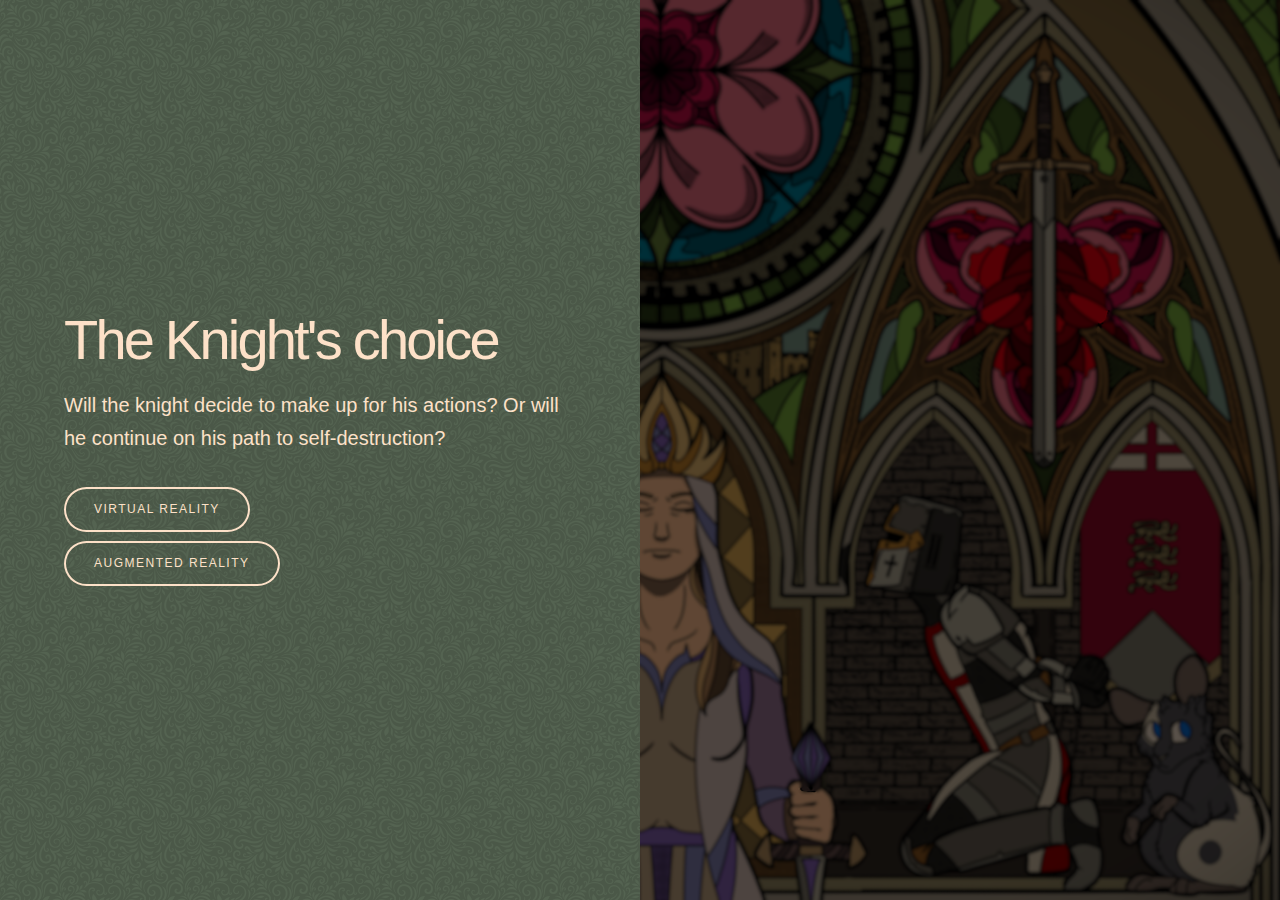
<file: index.html>
<!DOCTYPE HTML>
<html>
	<head>
		<title>The Knight's choice</title>
		<meta charset="utf-8" />
		<meta name="viewport" content="width=device-width, initial-scale=1, user-scalable=no" />
		<link rel="stylesheet" href="assets/css/main.css" />
		<noscript><link rel="stylesheet" href="assets/css/noscript.css" /></noscript>
	</head>
	<body class="is-preload">

		<!-- Wrapper -->
			<div id="wrapper" class="divided">

				<!-- One -->
					<section class="banner style1 orient-left content-align-left image-position-right fullscreen onload-image-fade-in onload-content-fade-right">
						<div class="content">
							
							<h1>The Knight's choice</h1>
							<p class="major">Will the knight decide to make up for his actions? Or will he continue on his path to self-destruction?</p>
							<ul class="actions stacked">
								<li><a href="VR.html" class="button big wide smooth-scroll-middle">Virtual Reality</a><br><a href="AR.html" class="button big wide smooth-scroll-middle">Augmented reality</a></li>
								
							</ul>
						</div>
						<div class="image center">
							<img src="banner1.png"  />
						</div>
					</section>

				


					

			</div>

		<!-- Scripts -->
			<script src="assets/js/jquery.min.js"></script>
			<script src="assets/js/jquery.scrollex.min.js"></script>
			<script src="assets/js/jquery.scrolly.min.js"></script>
			<script src="assets/js/browser.min.js"></script>
			<script src="assets/js/breakpoints.min.js"></script>
			<script src="assets/js/util.js"></script>
			<script src="assets/js/main.js"></script>

	</body>
</html>
</file>
<file: assets/css/noscript.css>
/*
	Story by HTML5 UP
	html5up.net | @ajlkn
	Free for personal and commercial use under the CCA 3.0 license (html5up.net/license)
*/

/* Banner (transitions) */

	.banner.onload-content-fade-up .content {
		-moz-transition: none;
		-webkit-transition: none;
		-ms-transition: none;
		transition: none;
	}

	body.is-preload .banner.onload-content-fade-up .content {
		-moz-transform: none;
		-webkit-transform: none;
		-ms-transform: none;
		transform: none;
		opacity: 1;
	}

	.banner.onload-content-fade-down .content {
		-moz-transition: none;
		-webkit-transition: none;
		-ms-transition: none;
		transition: none;
	}

	body.is-preload .banner.onload-content-fade-down .content {
		-moz-transform: none;
		-webkit-transform: none;
		-ms-transform: none;
		transform: none;
		opacity: 1;
	}

	.banner.onload-content-fade-left .content {
		-moz-transition: none;
		-webkit-transition: none;
		-ms-transition: none;
		transition: none;
	}

	body.is-preload .banner.onload-content-fade-left .content {
		-moz-transform: none;
		-webkit-transform: none;
		-ms-transform: none;
		transform: none;
		opacity: 1;
	}

	.banner.onload-content-fade-right .content {
		-moz-transition: none;
		-webkit-transition: none;
		-ms-transition: none;
		transition: none;
	}

	body.is-preload .banner.onload-content-fade-right .content {
		-moz-transform: none;
		-webkit-transform: none;
		-ms-transform: none;
		transform: none;
		opacity: 1;
	}

	.banner.onload-content-fade-in .content {
		-moz-transition: none;
		-webkit-transition: none;
		-ms-transition: none;
		transition: none;
	}

	body.is-preload .banner.onload-content-fade-in .content {
		-moz-transform: none;
		-webkit-transform: none;
		-ms-transform: none;
		transform: none;
		opacity: 1;
	}

	.banner.onload-image-fade-up .image {
		-moz-transition: none;
		-webkit-transition: none;
		-ms-transition: none;
		transition: none;
	}

		.banner.onload-image-fade-up .image img {
			-moz-transition: none;
			-webkit-transition: none;
			-ms-transition: none;
			transition: none;
		}

	body.is-preload .banner.onload-image-fade-up .image {
		-moz-transform: none;
		-webkit-transform: none;
		-ms-transform: none;
		transform: none;
		opacity: 1;
	}

		body.is-preload .banner.onload-image-fade-up .image img {
			opacity: 1;
		}

	.banner.onload-image-fade-down .image {
		-moz-transition: none;
		-webkit-transition: none;
		-ms-transition: none;
		transition: none;
	}

		.banner.onload-image-fade-down .image img {
			-moz-transition: none;
			-webkit-transition: none;
			-ms-transition: none;
			transition: none;
		}

	body.is-preload .banner.onload-image-fade-down .image {
		-moz-transform: none;
		-webkit-transform: none;
		-ms-transform: none;
		transform: none;
		opacity: 1;
	}

		body.is-preload .banner.onload-image-fade-down .image img {
			opacity: 1;
		}

	.banner.onload-image-fade-left .image {
		-moz-transition: none;
		-webkit-transition: none;
		-ms-transition: none;
		transition: none;
	}

		.banner.onload-image-fade-left .image img {
			-moz-transition: none;
			-webkit-transition: none;
			-ms-transition: none;
			transition: none;
		}

	body.is-preload .banner.onload-image-fade-left .image {
		-moz-transform: none;
		-webkit-transform: none;
		-ms-transform: none;
		transform: none;
		opacity: 1;
	}

		body.is-preload .banner.onload-image-fade-left .image img {
			opacity: 1;
		}

	.banner.onload-image-fade-right .image {
		-moz-transition: none;
		-webkit-transition: none;
		-ms-transition: none;
		transition: none;
	}

		.banner.onload-image-fade-right .image img {
			-moz-transition: none;
			-webkit-transition: none;
			-ms-transition: none;
			transition: none;
		}

	body.is-preload .banner.onload-image-fade-right .image {
		-moz-transform: none;
		-webkit-transform: none;
		-ms-transform: none;
		transform: none;
		opacity: 1;
	}

		body.is-preload .banner.onload-image-fade-right .image img {
			opacity: 1;
		}

	.banner.onload-image-fade-in .image img {
		-moz-transition: none;
		-webkit-transition: none;
		-ms-transition: none;
		transition: none;
	}

	body.is-preload .banner.onload-image-fade-in .image img {
		opacity: 1;
	}

	.banner.onscroll-content-fade-up .content {
		-moz-transition: none;
		-webkit-transition: none;
		-ms-transition: none;
		transition: none;
	}

	.banner.onscroll-content-fade-up.is-inactive .content {
		-moz-transform: none;
		-webkit-transform: none;
		-ms-transform: none;
		transform: none;
		opacity: 1;
	}

	.banner.onscroll-content-fade-down .content {
		-moz-transition: none;
		-webkit-transition: none;
		-ms-transition: none;
		transition: none;
	}

	.banner.onscroll-content-fade-down.is-inactive .content {
		-moz-transform: none;
		-webkit-transform: none;
		-ms-transform: none;
		transform: none;
		opacity: 1;
	}

	.banner.onscroll-content-fade-left .content {
		-moz-transition: none;
		-webkit-transition: none;
		-ms-transition: none;
		transition: none;
	}

	.banner.onscroll-content-fade-left.is-inactive .content {
		-moz-transform: none;
		-webkit-transform: none;
		-ms-transform: none;
		transform: none;
		opacity: 1;
	}

	.banner.onscroll-content-fade-right .content {
		-moz-transition: none;
		-webkit-transition: none;
		-ms-transition: none;
		transition: none;
	}

	.banner.onscroll-content-fade-right.is-inactive .content {
		-moz-transform: none;
		-webkit-transform: none;
		-ms-transform: none;
		transform: none;
		opacity: 1;
	}

	.banner.onscroll-content-fade-in .content {
		-moz-transition: none;
		-webkit-transition: none;
		-ms-transition: none;
		transition: none;
	}

	.banner.onscroll-content-fade-in.is-inactive .content {
		-moz-transform: none;
		-webkit-transform: none;
		-ms-transform: none;
		transform: none;
		opacity: 1;
	}

	.banner.onscroll-image-fade-up .image {
		-moz-transition: none;
		-webkit-transition: none;
		-ms-transition: none;
		transition: none;
	}

		.banner.onscroll-image-fade-up .image img {
			-moz-transition: none;
			-webkit-transition: none;
			-ms-transition: none;
			transition: none;
		}

	.banner.onscroll-image-fade-up.is-inactive .image {
		-moz-transform: none;
		-webkit-transform: none;
		-ms-transform: none;
		transform: none;
		opacity: 1;
	}

		.banner.onscroll-image-fade-up.is-inactive .image img {
			opacity: 1;
		}

	.banner.onscroll-image-fade-down .image {
		-moz-transition: none;
		-webkit-transition: none;
		-ms-transition: none;
		transition: none;
	}

		.banner.onscroll-image-fade-down .image img {
			-moz-transition: none;
			-webkit-transition: none;
			-ms-transition: none;
			transition: none;
		}

	.banner.onscroll-image-fade-down.is-inactive .image {
		-moz-transform: none;
		-webkit-transform: none;
		-ms-transform: none;
		transform: none;
		opacity: 1;
	}

		.banner.onscroll-image-fade-down.is-inactive .image img {
			opacity: 1;
		}

	.banner.onscroll-image-fade-left .image {
		-moz-transition: none;
		-webkit-transition: none;
		-ms-transition: none;
		transition: none;
	}

		.banner.onscroll-image-fade-left .image img {
			-moz-transition: none;
			-webkit-transition: none;
			-ms-transition: none;
			transition: none;
		}

	.banner.onscroll-image-fade-left.is-inactive .image {
		-moz-transform: none;
		-webkit-transform: none;
		-ms-transform: none;
		transform: none;
		opacity: 1;
	}

		.banner.onscroll-image-fade-left.is-inactive .image img {
			opacity: 1;
		}

	.banner.onscroll-image-fade-right .image {
		-moz-transition: none;
		-webkit-transition: none;
		-ms-transition: none;
		transition: none;
	}

		.banner.onscroll-image-fade-right .image img {
			-moz-transition: none;
			-webkit-transition: none;
			-ms-transition: none;
			transition: none;
		}

	.banner.onscroll-image-fade-right.is-inactive .image {
		-moz-transform: none;
		-webkit-transform: none;
		-ms-transform: none;
		transform: none;
		opacity: 1;
	}

		.banner.onscroll-image-fade-right.is-inactive .image img {
			opacity: 1;
		}

	.banner.onscroll-image-fade-in .image img {
		-moz-transition: none;
		-webkit-transition: none;
		-ms-transition: none;
		transition: none;
	}

	.banner.onscroll-image-fade-in.is-inactive .image img {
		opacity: 1;
	}
</file>
<file: assets/css/main.css>
@import url(fontawesome-all.min.css);
@import url("https://fonts.googleapis.com/css?family=Source+Sans+Pro:300,300i,400,400i");

/*
	Story by HTML5 UP
	html5up.net | @ajlkn
	Free for personal and commercial use under the CCA 3.0 license (html5up.net/license)
*/

html, body, div, span, applet, object,
iframe, h1, h2, h3, h4, h5, h6, p, blockquote,
pre, a, abbr, acronym, address, big, cite,
code, del, dfn, em, img, ins, kbd, q, s, samp,
small, strike, strong, sub, sup, tt, var, b,
u, i, center, dl, dt, dd, ol, ul, li, fieldset,
form, label, legend, table, caption, tbody,
tfoot, thead, tr, th, td, article, aside,
canvas, details, embed, figure, figcaption,
footer, header, hgroup, menu, nav, output, ruby,
section, summary, time, mark, audio, video {
	margin: 0;
	padding: 0;
	border: 0;
	font-size: 100%;
	font: inherit;
	vertical-align: baseline;}

article, aside, details, figcaption, figure,
footer, header, hgroup, menu, nav, section {
	display: block;}

body {
	line-height: 1;
}

ol, ul {
	list-style: none;
}

blockquote, q {
	quotes: none;
}

	blockquote:before, blockquote:after, q:before, q:after {
		content: '';
		content: none;
	}

table {
	border-collapse: collapse;
	border-spacing: 0;
}

body {
	-webkit-text-size-adjust: none;
	
}

mark {
	background-color: transparent;
	color: inherit;
}

input::-moz-focus-inner {
	border: 0;
	padding: 0;
}

input, select, textarea {
	-moz-appearance: none;
	-webkit-appearance: none;
	-ms-appearance: none;
	appearance: none;
}

/* Basic */

	@-ms-viewport {
		width: device-width;
	}

	body {
		-ms-overflow-style: scrollbar;
	}

	@media screen and (max-width: 480px) {

		html, body {
			min-width: 320px;
		}

	}

	html {
		box-sizing: border-box;
	}

	*, *:before, *:after {
		box-sizing: inherit;
	}

	body {
		background-image: url("../../BG.png");
	}

		body.is-preload *, body.is-preload *:before, body.is-preload *:after {
			-moz-animation: none !important;
			-webkit-animation: none !important;
			-ms-animation: none !important;
			animation: none !important;
			-moz-transition: none !important;
			-webkit-transition: none !important;
			-ms-transition: none !important;
			transition: none !important;
		}

/* Type */

	html {
		font-size: 18pt;
	}

		@media screen and (max-width: 1680px) {

			html {
				font-size: 14pt;
			}

		}

		@media screen and (max-width: 1280px) {

			html {
				font-size: 12pt;
			}

		}

		@media screen and (max-width: 736px) {

			html {
				font-size: 11pt;
			}

		}

		@media screen and (max-width: 360px) {

			html {
				font-size: 10pt;
			}

		}

	body {
		background-image: url("../../BG.png");
		color: #fde1c8;
	}

	body, input, select, textarea {
		font-family: "Garamond", Helvetica, serif;
		font-size: 1rem;
		font-weight: 300;
		line-height: 1.65;
	}

	a {
		-moz-transition: color 0.2s ease-in-out;
		-webkit-transition: color 0.2s ease-in-out;
		-ms-transition: color 0.2s ease-in-out;
		transition: color 0.2s ease-in-out;
		text-decoration: underline;
	}

		a:hover {
			text-decoration: none;
		}

	strong, b {
		font-weight: 400;
	}

	em, i {
		font-style: italic;
	}

	p {
		margin: 0 0 2rem 0;
	}

		p.major {
			font-size: 1.25rem;
		}

	h1, h2, h3, h4, h5, h6 {
		font-weight: 300;
		line-height: 1.375;
		letter-spacing: -0.05em;
		margin: 0 0 1rem 0;
	}

		h1 a, h2 a, h3 a, h4 a, h5 a, h6 a {
			color: inherit;
			text-decoration: none;
		}

	h1 {
		font-size: 3.5rem;
		line-height: 1.2;
	}

	h2 {
		font-size: 2.25rem;
	}

	h3 {
		font-size: 1.5rem;
	}

	h4 {
		font-size: 1.1rem;
	}

	h5 {
		font-size: 0.9rem;
	}

	h6 {
		font-size: 0.7rem;
	}

	sub {
		font-size: 0.8rem;
		position: relative;
		top: 0.5rem;
	}

	sup {
		font-size: 0.8rem;
		position: relative;
		top: -0.5rem;
	}

	blockquote {
		border-left: solid 4px;
		font-style: italic;
		margin: 0 0 2rem 0;
		padding: 0.5rem 0 0.5rem 2rem;
	}

	code {
		border-radius: 4px;
		font-family: "Courier New", monospace;
		font-size: 0.9em;
		margin: 0 0.25rem;
		padding: 0.25rem 0.325rem;
	}

	pre {
		-webkit-overflow-scrolling: touch;
		font-family: "Courier New", monospace;
		font-size: 0.9em;
		margin: 0 0 2rem 0;
	}

		pre code {
			display: block;
			line-height: 1.5;
			padding: 0.75rem 1rem;
			overflow-x: auto;
		}

	hr {
		border: 0;
		border-bottom: solid 1px;
		margin: 2.5rem 0;
	}

		hr.major {
			margin: 3.5rem 0;
		}

	.align-left {
		text-align: left;
	}

	.align-center {
		text-align: center;
	}

	.align-right {
		text-align: right;
	}

	@media screen and (max-width: 736px) {

		p.major {
			font-size: 1.1rem;
		}

		h1 {
			font-size: 2.5rem;
		}

		h2 {
			font-size: 2rem;
		}

		h3 {
			font-size: 1.25rem;
		}

		h4 {
			font-size: 1rem;
		}

	}

	input, select, textarea {
		color: #ffffff;
	}

	a {
		color: #ffffff;
	}

		a:hover {
			color: #C8E4FD;
		}

	strong, b {
		color: #fde1c8;
	}

	h1, h2, h3, h4, h5, h6 {
		color: #fde1c8;
	}

	blockquote {
		border-left-color: rgba(0, 0, 0, 0.2);
	}

	code {
		background: rgba(0, 0, 0, 0.05);
		border-color: rgba(0, 0, 0, 0.2);
	}

	hr {
		border-bottom-color: rgba(0, 0, 0, 0.2);
	}

/* Row */

	.row {
		display: flex;
		flex-wrap: wrap;
		box-sizing: border-box;
		align-items: stretch;
	}

		.row > * {
			box-sizing: border-box;
		}

		.row.gtr-uniform > * > :last-child {
			margin-bottom: 0;
		}

		.row.aln-left {
			justify-content: flex-start;
		}

		.row.aln-center {
			justify-content: center;
		}

		.row.aln-right {
			justify-content: flex-end;
		}

		.row.aln-top {
			align-items: flex-start;
		}

		.row.aln-middle {
			align-items: center;
		}

		.row.aln-bottom {
			align-items: flex-end;
		}

		.row > .imp {
			order: -1;
		}

		.row > .col-1 {
			width: 8.33333%;
		}

		.row > .off-1 {
			margin-left: 8.33333%;
		}

		.row > .col-2 {
			width: 16.66667%;
		}

		.row > .off-2 {
			margin-left: 16.66667%;
		}

		.row > .col-3 {
			width: 25%;
		}

		.row > .off-3 {
			margin-left: 25%;
		}

		.row > .col-4 {
			width: 33.33333%;
		}

		.row > .off-4 {
			margin-left: 33.33333%;
		}

		.row > .col-5 {
			width: 41.66667%;
		}

		.row > .off-5 {
			margin-left: 41.66667%;
		}

		.row > .col-6 {
			width: 50%;
		}

		.row > .off-6 {
			margin-left: 50%;
		}

		.row > .col-7 {
			width: 58.33333%;
		}

		.row > .off-7 {
			margin-left: 58.33333%;
		}

		.row > .col-8 {
			width: 66.66667%;
		}

		.row > .off-8 {
			margin-left: 66.66667%;
		}

		.row > .col-9 {
			width: 75%;
		}

		.row > .off-9 {
			margin-left: 75%;
		}

		.row > .col-10 {
			width: 83.33333%;
		}

		.row > .off-10 {
			margin-left: 83.33333%;
		}

		.row > .col-11 {
			width: 91.66667%;
		}

		.row > .off-11 {
			margin-left: 91.66667%;
		}

		.row > .col-12 {
			width: 100%;
		}

		.row > .off-12 {
			margin-left: 100%;
		}

		.row.gtr-0 {
			margin-top: 0;
			margin-left: 0rem;
		}

			.row.gtr-0 > * {
				padding: 0 0 0 0rem;
			}

			.row.gtr-0.gtr-uniform {
				margin-top: 0rem;
			}

				.row.gtr-0.gtr-uniform > * {
					padding-top: 0rem;
				}

		.row.gtr-25 {
			margin-top: 0;
			margin-left: -0.5rem;
		}

			.row.gtr-25 > * {
				padding: 0 0 0 0.5rem;
			}

			.row.gtr-25.gtr-uniform {
				margin-top: -0.5rem;
			}

				.row.gtr-25.gtr-uniform > * {
					padding-top: 0.5rem;
				}

		.row.gtr-50 {
			margin-top: 0;
			margin-left: -1rem;
		}

			.row.gtr-50 > * {
				padding: 0 0 0 1rem;
			}

			.row.gtr-50.gtr-uniform {
				margin-top: -1rem;
			}

				.row.gtr-50.gtr-uniform > * {
					padding-top: 1rem;
				}

		.row {
			margin-top: 0;
			margin-left: -2rem;
		}

			.row > * {
				padding: 0 0 0 2rem;
			}

			.row.gtr-uniform {
				margin-top: -2rem;
			}

				.row.gtr-uniform > * {
					padding-top: 2rem;
				}

		.row.gtr-150 {
			margin-top: 0;
			margin-left: -3rem;
		}

			.row.gtr-150 > * {
				padding: 0 0 0 3rem;
			}

			.row.gtr-150.gtr-uniform {
				margin-top: -3rem;
			}

				.row.gtr-150.gtr-uniform > * {
					padding-top: 3rem;
				}

		.row.gtr-200 {
			margin-top: 0;
			margin-left: -4rem;
		}

			.row.gtr-200 > * {
				padding: 0 0 0 4rem;
			}

			.row.gtr-200.gtr-uniform {
				margin-top: -4rem;
			}

				.row.gtr-200.gtr-uniform > * {
					padding-top: 4rem;
				}

		@media screen and (max-width: 1680px) {

			.row {
				display: flex;
				flex-wrap: wrap;
				box-sizing: border-box;
				align-items: stretch;
			}

				.row > * {
					box-sizing: border-box;
				}

				.row.gtr-uniform > * > :last-child {
					margin-bottom: 0;
				}

				.row.aln-left {
					justify-content: flex-start;
				}

				.row.aln-center {
					justify-content: center;
				}

				.row.aln-right {
					justify-content: flex-end;
				}

				.row.aln-top {
					align-items: flex-start;
				}

				.row.aln-middle {
					align-items: center;
				}

				.row.aln-bottom {
					align-items: flex-end;
				}

				.row > .imp-xlarge {
					order: -1;
				}

				.row > .col-1-xlarge {
					width: 8.33333%;
				}

				.row > .off-1-xlarge {
					margin-left: 8.33333%;
				}

				.row > .col-2-xlarge {
					width: 16.66667%;
				}

				.row > .off-2-xlarge {
					margin-left: 16.66667%;
				}

				.row > .col-3-xlarge {
					width: 25%;
				}

				.row > .off-3-xlarge {
					margin-left: 25%;
				}

				.row > .col-4-xlarge {
					width: 33.33333%;
				}

				.row > .off-4-xlarge {
					margin-left: 33.33333%;
				}

				.row > .col-5-xlarge {
					width: 41.66667%;
				}

				.row > .off-5-xlarge {
					margin-left: 41.66667%;
				}

				.row > .col-6-xlarge {
					width: 50%;
				}

				.row > .off-6-xlarge {
					margin-left: 50%;
				}

				.row > .col-7-xlarge {
					width: 58.33333%;
				}

				.row > .off-7-xlarge {
					margin-left: 58.33333%;
				}

				.row > .col-8-xlarge {
					width: 66.66667%;
				}

				.row > .off-8-xlarge {
					margin-left: 66.66667%;
				}

				.row > .col-9-xlarge {
					width: 75%;
				}

				.row > .off-9-xlarge {
					margin-left: 75%;
				}

				.row > .col-10-xlarge {
					width: 83.33333%;
				}

				.row > .off-10-xlarge {
					margin-left: 83.33333%;
				}

				.row > .col-11-xlarge {
					width: 91.66667%;
				}

				.row > .off-11-xlarge {
					margin-left: 91.66667%;
				}

				.row > .col-12-xlarge {
					width: 100%;
				}

				.row > .off-12-xlarge {
					margin-left: 100%;
				}

				.row.gtr-0 {
					margin-top: 0;
					margin-left: 0rem;
				}

					.row.gtr-0 > * {
						padding: 0 0 0 0rem;
					}

					.row.gtr-0.gtr-uniform {
						margin-top: 0rem;
					}

						.row.gtr-0.gtr-uniform > * {
							padding-top: 0rem;
						}

				.row.gtr-25 {
					margin-top: 0;
					margin-left: -0.5rem;
				}

					.row.gtr-25 > * {
						padding: 0 0 0 0.5rem;
					}

					.row.gtr-25.gtr-uniform {
						margin-top: -0.5rem;
					}

						.row.gtr-25.gtr-uniform > * {
							padding-top: 0.5rem;
						}

				.row.gtr-50 {
					margin-top: 0;
					margin-left: -1rem;
				}

					.row.gtr-50 > * {
						padding: 0 0 0 1rem;
					}

					.row.gtr-50.gtr-uniform {
						margin-top: -1rem;
					}

						.row.gtr-50.gtr-uniform > * {
							padding-top: 1rem;
						}

				.row {
					margin-top: 0;
					margin-left: -2rem;
				}

					.row > * {
						padding: 0 0 0 2rem;
					}

					.row.gtr-uniform {
						margin-top: -2rem;
					}

						.row.gtr-uniform > * {
							padding-top: 2rem;
						}

				.row.gtr-150 {
					margin-top: 0;
					margin-left: -3rem;
				}

					.row.gtr-150 > * {
						padding: 0 0 0 3rem;
					}

					.row.gtr-150.gtr-uniform {
						margin-top: -3rem;
					}

						.row.gtr-150.gtr-uniform > * {
							padding-top: 3rem;
						}

				.row.gtr-200 {
					margin-top: 0;
					margin-left: -4rem;
				}

					.row.gtr-200 > * {
						padding: 0 0 0 4rem;
					}

					.row.gtr-200.gtr-uniform {
						margin-top: -4rem;
					}

						.row.gtr-200.gtr-uniform > * {
							padding-top: 4rem;
						}

		}

		@media screen and (max-width: 1280px) {

			.row {
				display: flex;
				flex-wrap: wrap;
				box-sizing: border-box;
				align-items: stretch;
			}

				.row > * {
					box-sizing: border-box;
				}

				.row.gtr-uniform > * > :last-child {
					margin-bottom: 0;
				}

				.row.aln-left {
					justify-content: flex-start;
				}

				.row.aln-center {
					justify-content: center;
				}

				.row.aln-right {
					justify-content: flex-end;
				}

				.row.aln-top {
					align-items: flex-start;
				}

				.row.aln-middle {
					align-items: center;
				}

				.row.aln-bottom {
					align-items: flex-end;
				}

				.row > .imp-large {
					order: -1;
				}

				.row > .col-1-large {
					width: 8.33333%;
				}

				.row > .off-1-large {
					margin-left: 8.33333%;
				}

				.row > .col-2-large {
					width: 16.66667%;
				}

				.row > .off-2-large {
					margin-left: 16.66667%;
				}

				.row > .col-3-large {
					width: 25%;
				}

				.row > .off-3-large {
					margin-left: 25%;
				}

				.row > .col-4-large {
					width: 33.33333%;
				}

				.row > .off-4-large {
					margin-left: 33.33333%;
				}

				.row > .col-5-large {
					width: 41.66667%;
				}

				.row > .off-5-large {
					margin-left: 41.66667%;
				}

				.row > .col-6-large {
					width: 50%;
				}

				.row > .off-6-large {
					margin-left: 50%;
				}

				.row > .col-7-large {
					width: 58.33333%;
				}

				.row > .off-7-large {
					margin-left: 58.33333%;
				}

				.row > .col-8-large {
					width: 66.66667%;
				}

				.row > .off-8-large {
					margin-left: 66.66667%;
				}

				.row > .col-9-large {
					width: 75%;
				}

				.row > .off-9-large {
					margin-left: 75%;
				}

				.row > .col-10-large {
					width: 83.33333%;
				}

				.row > .off-10-large {
					margin-left: 83.33333%;
				}

				.row > .col-11-large {
					width: 91.66667%;
				}

				.row > .off-11-large {
					margin-left: 91.66667%;
				}

				.row > .col-12-large {
					width: 100%;
				}

				.row > .off-12-large {
					margin-left: 100%;
				}

				.row.gtr-0 {
					margin-top: 0;
					margin-left: 0rem;
				}

					.row.gtr-0 > * {
						padding: 0 0 0 0rem;
					}

					.row.gtr-0.gtr-uniform {
						margin-top: 0rem;
					}

						.row.gtr-0.gtr-uniform > * {
							padding-top: 0rem;
						}

				.row.gtr-25 {
					margin-top: 0;
					margin-left: -0.5rem;
				}

					.row.gtr-25 > * {
						padding: 0 0 0 0.5rem;
					}

					.row.gtr-25.gtr-uniform {
						margin-top: -0.5rem;
					}

						.row.gtr-25.gtr-uniform > * {
							padding-top: 0.5rem;
						}

				.row.gtr-50 {
					margin-top: 0;
					margin-left: -1rem;
				}

					.row.gtr-50 > * {
						padding: 0 0 0 1rem;
					}

					.row.gtr-50.gtr-uniform {
						margin-top: -1rem;
					}

						.row.gtr-50.gtr-uniform > * {
							padding-top: 1rem;
						}

				.row {
					margin-top: 0;
					margin-left: -2rem;
				}

					.row > * {
						padding: 0 0 0 2rem;
					}

					.row.gtr-uniform {
						margin-top: -2rem;
					}

						.row.gtr-uniform > * {
							padding-top: 2rem;
						}

				.row.gtr-150 {
					margin-top: 0;
					margin-left: -3rem;
				}

					.row.gtr-150 > * {
						padding: 0 0 0 3rem;
					}

					.row.gtr-150.gtr-uniform {
						margin-top: -3rem;
					}

						.row.gtr-150.gtr-uniform > * {
							padding-top: 3rem;
						}

				.row.gtr-200 {
					margin-top: 0;
					margin-left: -4rem;
				}

					.row.gtr-200 > * {
						padding: 0 0 0 4rem;
					}

					.row.gtr-200.gtr-uniform {
						margin-top: -4rem;
					}

						.row.gtr-200.gtr-uniform > * {
							padding-top: 4rem;
						}

		}

		@media screen and (max-width: 980px) {

			.row {
				display: flex;
				flex-wrap: wrap;
				box-sizing: border-box;
				align-items: stretch;
			}

				.row > * {
					box-sizing: border-box;
				}

				.row.gtr-uniform > * > :last-child {
					margin-bottom: 0;
				}

				.row.aln-left {
					justify-content: flex-start;
				}

				.row.aln-center {
					justify-content: center;
				}

				.row.aln-right {
					justify-content: flex-end;
				}

				.row.aln-top {
					align-items: flex-start;
				}

				.row.aln-middle {
					align-items: center;
				}

				.row.aln-bottom {
					align-items: flex-end;
				}

				.row > .imp-medium {
					order: -1;
				}

				.row > .col-1-medium {
					width: 8.33333%;
				}

				.row > .off-1-medium {
					margin-left: 8.33333%;
				}

				.row > .col-2-medium {
					width: 16.66667%;
				}

				.row > .off-2-medium {
					margin-left: 16.66667%;
				}

				.row > .col-3-medium {
					width: 25%;
				}

				.row > .off-3-medium {
					margin-left: 25%;
				}

				.row > .col-4-medium {
					width: 33.33333%;
				}

				.row > .off-4-medium {
					margin-left: 33.33333%;
				}

				.row > .col-5-medium {
					width: 41.66667%;
				}

				.row > .off-5-medium {
					margin-left: 41.66667%;
				}

				.row > .col-6-medium {
					width: 50%;
				}

				.row > .off-6-medium {
					margin-left: 50%;
				}

				.row > .col-7-medium {
					width: 58.33333%;
				}

				.row > .off-7-medium {
					margin-left: 58.33333%;
				}

				.row > .col-8-medium {
					width: 66.66667%;
				}

				.row > .off-8-medium {
					margin-left: 66.66667%;
				}

				.row > .col-9-medium {
					width: 75%;
				}

				.row > .off-9-medium {
					margin-left: 75%;
				}

				.row > .col-10-medium {
					width: 83.33333%;
				}

				.row > .off-10-medium {
					margin-left: 83.33333%;
				}

				.row > .col-11-medium {
					width: 91.66667%;
				}

				.row > .off-11-medium {
					margin-left: 91.66667%;
				}

				.row > .col-12-medium {
					width: 100%;
				}

				.row > .off-12-medium {
					margin-left: 100%;
				}

				.row.gtr-0 {
					margin-top: 0;
					margin-left: 0rem;
				}

					.row.gtr-0 > * {
						padding: 0 0 0 0rem;
					}

					.row.gtr-0.gtr-uniform {
						margin-top: 0rem;
					}

						.row.gtr-0.gtr-uniform > * {
							padding-top: 0rem;
						}

				.row.gtr-25 {
					margin-top: 0;
					margin-left: -0.5rem;
				}

					.row.gtr-25 > * {
						padding: 0 0 0 0.5rem;
					}

					.row.gtr-25.gtr-uniform {
						margin-top: -0.5rem;
					}

						.row.gtr-25.gtr-uniform > * {
							padding-top: 0.5rem;
						}

				.row.gtr-50 {
					margin-top: 0;
					margin-left: -1rem;
				}

					.row.gtr-50 > * {
						padding: 0 0 0 1rem;
					}

					.row.gtr-50.gtr-uniform {
						margin-top: -1rem;
					}

						.row.gtr-50.gtr-uniform > * {
							padding-top: 1rem;
						}

				.row {
					margin-top: 0;
					margin-left: -2rem;
				}

					.row > * {
						padding: 0 0 0 2rem;
					}

					.row.gtr-uniform {
						margin-top: -2rem;
					}

						.row.gtr-uniform > * {
							padding-top: 2rem;
						}

				.row.gtr-150 {
					margin-top: 0;
					margin-left: -3rem;
				}

					.row.gtr-150 > * {
						padding: 0 0 0 3rem;
					}

					.row.gtr-150.gtr-uniform {
						margin-top: -3rem;
					}

						.row.gtr-150.gtr-uniform > * {
							padding-top: 3rem;
						}

				.row.gtr-200 {
					margin-top: 0;
					margin-left: -4rem;
				}

					.row.gtr-200 > * {
						padding: 0 0 0 4rem;
					}

					.row.gtr-200.gtr-uniform {
						margin-top: -4rem;
					}

						.row.gtr-200.gtr-uniform > * {
							padding-top: 4rem;
						}

		}

		@media screen and (max-width: 736px) {

			.row {
				display: flex;
				flex-wrap: wrap;
				box-sizing: border-box;
				align-items: stretch;
			}

				.row > * {
					box-sizing: border-box;
				}

				.row.gtr-uniform > * > :last-child {
					margin-bottom: 0;
				}

				.row.aln-left {
					justify-content: flex-start;
				}

				.row.aln-center {
					justify-content: center;
				}

				.row.aln-right {
					justify-content: flex-end;
				}

				.row.aln-top {
					align-items: flex-start;
				}

				.row.aln-middle {
					align-items: center;
				}

				.row.aln-bottom {
					align-items: flex-end;
				}

				.row > .imp-small {
					order: -1;
				}

				.row > .col-1-small {
					width: 8.33333%;
				}

				.row > .off-1-small {
					margin-left: 8.33333%;
				}

				.row > .col-2-small {
					width: 16.66667%;
				}

				.row > .off-2-small {
					margin-left: 16.66667%;
				}

				.row > .col-3-small {
					width: 25%;
				}

				.row > .off-3-small {
					margin-left: 25%;
				}

				.row > .col-4-small {
					width: 33.33333%;
				}

				.row > .off-4-small {
					margin-left: 33.33333%;
				}

				.row > .col-5-small {
					width: 41.66667%;
				}

				.row > .off-5-small {
					margin-left: 41.66667%;
				}

				.row > .col-6-small {
					width: 50%;
				}

				.row > .off-6-small {
					margin-left: 50%;
				}

				.row > .col-7-small {
					width: 58.33333%;
				}

				.row > .off-7-small {
					margin-left: 58.33333%;
				}

				.row > .col-8-small {
					width: 66.66667%;
				}

				.row > .off-8-small {
					margin-left: 66.66667%;
				}

				.row > .col-9-small {
					width: 75%;
				}

				.row > .off-9-small {
					margin-left: 75%;
				}

				.row > .col-10-small {
					width: 83.33333%;
				}

				.row > .off-10-small {
					margin-left: 83.33333%;
				}

				.row > .col-11-small {
					width: 91.66667%;
				}

				.row > .off-11-small {
					margin-left: 91.66667%;
				}

				.row > .col-12-small {
					width: 100%;
				}

				.row > .off-12-small {
					margin-left: 100%;
				}

				.row.gtr-0 {
					margin-top: 0;
					margin-left: 0rem;
				}

					.row.gtr-0 > * {
						padding: 0 0 0 0rem;
					}

					.row.gtr-0.gtr-uniform {
						margin-top: 0rem;
					}

						.row.gtr-0.gtr-uniform > * {
							padding-top: 0rem;
						}

				.row.gtr-25 {
					margin-top: 0;
					margin-left: -0.5rem;
				}

					.row.gtr-25 > * {
						padding: 0 0 0 0.5rem;
					}

					.row.gtr-25.gtr-uniform {
						margin-top: -0.5rem;
					}

						.row.gtr-25.gtr-uniform > * {
							padding-top: 0.5rem;
						}

				.row.gtr-50 {
					margin-top: 0;
					margin-left: -1rem;
				}

					.row.gtr-50 > * {
						padding: 0 0 0 1rem;
					}

					.row.gtr-50.gtr-uniform {
						margin-top: -1rem;
					}

						.row.gtr-50.gtr-uniform > * {
							padding-top: 1rem;
						}

				.row {
					margin-top: 0;
					margin-left: -2rem;
				}

					.row > * {
						padding: 0 0 0 2rem;
					}

					.row.gtr-uniform {
						margin-top: -2rem;
					}

						.row.gtr-uniform > * {
							padding-top: 2rem;
						}

				.row.gtr-150 {
					margin-top: 0;
					margin-left: -3rem;
				}

					.row.gtr-150 > * {
						padding: 0 0 0 3rem;
					}

					.row.gtr-150.gtr-uniform {
						margin-top: -3rem;
					}

						.row.gtr-150.gtr-uniform > * {
							padding-top: 3rem;
						}

				.row.gtr-200 {
					margin-top: 0;
					margin-left: -4rem;
				}

					.row.gtr-200 > * {
						padding: 0 0 0 4rem;
					}

					.row.gtr-200.gtr-uniform {
						margin-top: -4rem;
					}

						.row.gtr-200.gtr-uniform > * {
							padding-top: 4rem;
						}

		}

		@media screen and (max-width: 480px) {

			.row {
				display: flex;
				flex-wrap: wrap;
				box-sizing: border-box;
				align-items: stretch;
			}

				.row > * {
					box-sizing: border-box;
				}

				.row.gtr-uniform > * > :last-child {
					margin-bottom: 0;
				}

				.row.aln-left {
					justify-content: flex-start;
				}

				.row.aln-center {
					justify-content: center;
				}

				.row.aln-right {
					justify-content: flex-end;
				}

				.row.aln-top {
					align-items: flex-start;
				}

				.row.aln-middle {
					align-items: center;
				}

				.row.aln-bottom {
					align-items: flex-end;
				}

				.row > .imp-xsmall {
					order: -1;
				}

				.row > .col-1-xsmall {
					width: 8.33333%;
				}

				.row > .off-1-xsmall {
					margin-left: 8.33333%;
				}

				.row > .col-2-xsmall {
					width: 16.66667%;
				}

				.row > .off-2-xsmall {
					margin-left: 16.66667%;
				}

				.row > .col-3-xsmall {
					width: 25%;
				}

				.row > .off-3-xsmall {
					margin-left: 25%;
				}

				.row > .col-4-xsmall {
					width: 33.33333%;
				}

				.row > .off-4-xsmall {
					margin-left: 33.33333%;
				}

				.row > .col-5-xsmall {
					width: 41.66667%;
				}

				.row > .off-5-xsmall {
					margin-left: 41.66667%;
				}

				.row > .col-6-xsmall {
					width: 50%;
				}

				.row > .off-6-xsmall {
					margin-left: 50%;
				}

				.row > .col-7-xsmall {
					width: 58.33333%;
				}

				.row > .off-7-xsmall {
					margin-left: 58.33333%;
				}

				.row > .col-8-xsmall {
					width: 66.66667%;
				}

				.row > .off-8-xsmall {
					margin-left: 66.66667%;
				}

				.row > .col-9-xsmall {
					width: 75%;
				}

				.row > .off-9-xsmall {
					margin-left: 75%;
				}

				.row > .col-10-xsmall {
					width: 83.33333%;
				}

				.row > .off-10-xsmall {
					margin-left: 83.33333%;
				}

				.row > .col-11-xsmall {
					width: 91.66667%;
				}

				.row > .off-11-xsmall {
					margin-left: 91.66667%;
				}

				.row > .col-12-xsmall {
					width: 100%;
				}

				.row > .off-12-xsmall {
					margin-left: 100%;
				}

				.row.gtr-0 {
					margin-top: 0;
					margin-left: 0rem;
				}

					.row.gtr-0 > * {
						padding: 0 0 0 0rem;
					}

					.row.gtr-0.gtr-uniform {
						margin-top: 0rem;
					}

						.row.gtr-0.gtr-uniform > * {
							padding-top: 0rem;
						}

				.row.gtr-25 {
					margin-top: 0;
					margin-left: -0.5rem;
				}

					.row.gtr-25 > * {
						padding: 0 0 0 0.5rem;
					}

					.row.gtr-25.gtr-uniform {
						margin-top: -0.5rem;
					}

						.row.gtr-25.gtr-uniform > * {
							padding-top: 0.5rem;
						}

				.row.gtr-50 {
					margin-top: 0;
					margin-left: -1rem;
				}

					.row.gtr-50 > * {
						padding: 0 0 0 1rem;
					}

					.row.gtr-50.gtr-uniform {
						margin-top: -1rem;
					}

						.row.gtr-50.gtr-uniform > * {
							padding-top: 1rem;
						}

				.row {
					margin-top: 0;
					margin-left: -2rem;
				}

					.row > * {
						padding: 0 0 0 2rem;
					}

					.row.gtr-uniform {
						margin-top: -2rem;
					}

						.row.gtr-uniform > * {
							padding-top: 2rem;
						}

				.row.gtr-150 {
					margin-top: 0;
					margin-left: -3rem;
				}

					.row.gtr-150 > * {
						padding: 0 0 0 3rem;
					}

					.row.gtr-150.gtr-uniform {
						margin-top: -3rem;
					}

						.row.gtr-150.gtr-uniform > * {
							padding-top: 3rem;
						}

				.row.gtr-200 {
					margin-top: 0;
					margin-left: -4rem;
				}

					.row.gtr-200 > * {
						padding: 0 0 0 4rem;
					}

					.row.gtr-200.gtr-uniform {
						margin-top: -4rem;
					}

						.row.gtr-200.gtr-uniform > * {
							padding-top: 4rem;
						}

		}

		@media screen and (max-width: 360px) {

			.row {
				display: flex;
				flex-wrap: wrap;
				box-sizing: border-box;
				align-items: stretch;
			}

				.row > * {
					box-sizing: border-box;
				}

				.row.gtr-uniform > * > :last-child {
					margin-bottom: 0;
				}

				.row.aln-left {
					justify-content: flex-start;
				}

				.row.aln-center {
					justify-content: center;
				}

				.row.aln-right {
					justify-content: flex-end;
				}

				.row.aln-top {
					align-items: flex-start;
				}

				.row.aln-middle {
					align-items: center;
				}

				.row.aln-bottom {
					align-items: flex-end;
				}

				.row > .imp-xxsmall {
					order: -1;
				}

				.row > .col-1-xxsmall {
					width: 8.33333%;
				}

				.row > .off-1-xxsmall {
					margin-left: 8.33333%;
				}

				.row > .col-2-xxsmall {
					width: 16.66667%;
				}

				.row > .off-2-xxsmall {
					margin-left: 16.66667%;
				}

				.row > .col-3-xxsmall {
					width: 25%;
				}

				.row > .off-3-xxsmall {
					margin-left: 25%;
				}

				.row > .col-4-xxsmall {
					width: 33.33333%;
				}

				.row > .off-4-xxsmall {
					margin-left: 33.33333%;
				}

				.row > .col-5-xxsmall {
					width: 41.66667%;
				}

				.row > .off-5-xxsmall {
					margin-left: 41.66667%;
				}

				.row > .col-6-xxsmall {
					width: 50%;
				}

				.row > .off-6-xxsmall {
					margin-left: 50%;
				}

				.row > .col-7-xxsmall {
					width: 58.33333%;
				}

				.row > .off-7-xxsmall {
					margin-left: 58.33333%;
				}

				.row > .col-8-xxsmall {
					width: 66.66667%;
				}

				.row > .off-8-xxsmall {
					margin-left: 66.66667%;
				}

				.row > .col-9-xxsmall {
					width: 75%;
				}

				.row > .off-9-xxsmall {
					margin-left: 75%;
				}

				.row > .col-10-xxsmall {
					width: 83.33333%;
				}

				.row > .off-10-xxsmall {
					margin-left: 83.33333%;
				}

				.row > .col-11-xxsmall {
					width: 91.66667%;
				}

				.row > .off-11-xxsmall {
					margin-left: 91.66667%;
				}

				.row > .col-12-xxsmall {
					width: 100%;
				}

				.row > .off-12-xxsmall {
					margin-left: 100%;
				}

				.row.gtr-0 {
					margin-top: 0;
					margin-left: 0rem;
				}

					.row.gtr-0 > * {
						padding: 0 0 0 0rem;
					}

					.row.gtr-0.gtr-uniform {
						margin-top: 0rem;
					}

						.row.gtr-0.gtr-uniform > * {
							padding-top: 0rem;
						}

				.row.gtr-25 {
					margin-top: 0;
					margin-left: -0.5rem;
				}

					.row.gtr-25 > * {
						padding: 0 0 0 0.5rem;
					}

					.row.gtr-25.gtr-uniform {
						margin-top: -0.5rem;
					}

						.row.gtr-25.gtr-uniform > * {
							padding-top: 0.5rem;
						}

				.row.gtr-50 {
					margin-top: 0;
					margin-left: -1rem;
				}

					.row.gtr-50 > * {
						padding: 0 0 0 1rem;
					}

					.row.gtr-50.gtr-uniform {
						margin-top: -1rem;
					}

						.row.gtr-50.gtr-uniform > * {
							padding-top: 1rem;
						}

				.row {
					margin-top: 0;
					margin-left: -2rem;
				}

					.row > * {
						padding: 0 0 0 2rem;
					}

					.row.gtr-uniform {
						margin-top: -2rem;
					}

						.row.gtr-uniform > * {
							padding-top: 2rem;
						}

				.row.gtr-150 {
					margin-top: 0;
					margin-left: -3rem;
				}

					.row.gtr-150 > * {
						padding: 0 0 0 3rem;
					}

					.row.gtr-150.gtr-uniform {
						margin-top: -3rem;
					}

						.row.gtr-150.gtr-uniform > * {
							padding-top: 3rem;
						}

				.row.gtr-200 {
					margin-top: 0;
					margin-left: -4rem;
				}

					.row.gtr-200 > * {
						padding: 0 0 0 4rem;
					}

					.row.gtr-200.gtr-uniform {
						margin-top: -4rem;
					}

						.row.gtr-200.gtr-uniform > * {
							padding-top: 4rem;
						}

		}

/* Box */

	.box {
		border-radius: 4px;
		border: solid 1px;
		margin-bottom: 2rem;
		padding: 1.5rem;
	}

		.box > :last-child,
		.box > :last-child > :last-child,
		.box > :last-child > :last-child > :last-child {
			margin-bottom: 0;
		}

		.box.alt {
			border: 0;
			border-radius: 0;
			padding: 0;
		}

	.box {
		border-color: rgba(0, 0, 0, 0.2);
	}

/* Button */

	input[type="submit"],
	input[type="reset"],
	input[type="button"],
	button,
	.button {
		-moz-appearance: none;
		-webkit-appearance: none;
		-ms-appearance: none;
		appearance: none;
		-moz-transition: background-color 0.2s ease-in-out, box-shadow 0.2s ease-in-out, color 0.2s ease-in-out;
		-webkit-transition: background-color 0.2s ease-in-out, box-shadow 0.2s ease-in-out, color 0.2s ease-in-out;
		-ms-transition: background-color 0.2s ease-in-out, box-shadow 0.2s ease-in-out, color 0.2s ease-in-out;
		transition: background-color 0.2s ease-in-out, box-shadow 0.2s ease-in-out, color 0.2s ease-in-out;
		border: 0;
		cursor: pointer;
		display: inline-block;
		font-weight: 400;
		letter-spacing: 0.125em;
		text-align: center;
		text-decoration: none;
		text-transform: uppercase;
		white-space: nowrap;
		font-size: 0.75rem;
		max-width: 20rem;
		height: 3.75em;
		line-height: 3.75em;
		border-radius: 3.75em;
		padding: 0 2.5em;
		text-overflow: ellipsis;
		overflow: hidden;
	}

		input[type="submit"].icon:before,
		input[type="reset"].icon:before,
		input[type="button"].icon:before,
		button.icon:before,
		.button.icon:before {
			margin-right: 0.5rem;
		}

		input[type="submit"].fit,
		input[type="reset"].fit,
		input[type="button"].fit,
		button.fit,
		.button.fit {
			width: 100%;
		}

		input[type="submit"].small,
		input[type="reset"].small,
		input[type="button"].small,
		button.small,
		.button.small {
			font-size: 0.6rem;
			height: 3.325em;
			line-height: 3.325em;
			border-radius: 3.325em;
			padding: 0 2em;
		}

		input[type="submit"].large,
		input[type="reset"].large,
		input[type="button"].large,
		button.large,
		.button.large {
			font-size: 0.8rem;
			height: 4em;
			line-height: 4em;
			border-radius: 4em;
			padding: 0 3em;
		}

		input[type="submit"].wide,
		input[type="reset"].wide,
		input[type="button"].wide,
		button.wide,
		.button.wide {
			min-width: 14em;
		}

		input[type="submit"].disabled, input[type="submit"]:disabled,
		input[type="reset"].disabled,
		input[type="reset"]:disabled,
		input[type="button"].disabled,
		input[type="button"]:disabled,
		button.disabled,
		button:disabled,
		.button.disabled,
		.button:disabled {
			pointer-events: none;
			opacity: 0.25;
		}

	input[type="submit"],
	input[type="reset"],
	input[type="button"],
	button,
	.button {
		background-color: transparent;
		box-shadow: inset 0 0 0 2px #fde1c8;
		color: #fde1c8 !important;
	}

		input[type="submit"]:hover,
		input[type="reset"]:hover,
		input[type="button"]:hover,
		button:hover,
		.button:hover {
			box-shadow: inset 0 0 0 6px #C8E4FD;
			color: #C8E4FD !important;
		}

		input[type="submit"]:active,
		input[type="reset"]:active,
		input[type="button"]:active,
		button:active,
		.button:active {
			background-color: rgba(71, 211, 229, 0.2);
			box-shadow: inset 0 0 0 1px #47D3E5;
			color: #47D3E5 !important;
		}

		input[type="submit"].primary,
		input[type="reset"].primary,
		input[type="button"].primary,
		button.primary,
		.button.primary {
			background-color: #fde1c8;
			box-shadow: none;
			color: #ffffff !important;
		}

			input[type="submit"].primary:hover,
			input[type="reset"].primary:hover,
			input[type="button"].primary:hover,
			button.primary:hover,
			.button.primary:hover {
				background-color: #47D3E5;
			}

			input[type="submit"].primary:active,
			input[type="reset"].primary:active,
			input[type="button"].primary:active,
			button.primary:active,
			.button.primary:active {
				background-color: #1ebdd1;
			}

/* Form */

	form {
		margin: 0 0 2rem 0;
	}

		form > :last-child {
			margin-bottom: 0;
		}

		form > .fields {
			display: -moz-flex;
			display: -webkit-flex;
			display: -ms-flex;
			display: flex;
			-moz-flex-wrap: wrap;
			-webkit-flex-wrap: wrap;
			-ms-flex-wrap: wrap;
			flex-wrap: wrap;
			width: calc(100% + 3rem);
			margin: -1.5rem 0 2rem -1.5rem;
		}

			form > .fields > .field {
				-moz-flex-grow: 0;
				-webkit-flex-grow: 0;
				-ms-flex-grow: 0;
				flex-grow: 0;
				-moz-flex-shrink: 0;
				-webkit-flex-shrink: 0;
				-ms-flex-shrink: 0;
				flex-shrink: 0;
				padding: 1.5rem 0 0 1.5rem;
				width: calc(100% - 1.5rem);
			}

				form > .fields > .field.half {
					width: calc(50% - 0.75rem);
				}

				form > .fields > .field.third {
					width: calc(100%/3 - 0.5rem);
				}

				form > .fields > .field.quarter {
					width: calc(25% - 0.375rem);
				}

		@media screen and (max-width: 480px) {

			form > .fields {
				width: calc(100% + 3rem);
				margin: -1.5rem 0 2rem -1.5rem;
			}

				form > .fields > .field {
					padding: 1.5rem 0 0 1.5rem;
					width: calc(100% - 1.5rem);
				}

					form > .fields > .field.half {
						width: calc(100% - 1.5rem);
					}

					form > .fields > .field.third {
						width: calc(100% - 1.5rem);
					}

					form > .fields > .field.quarter {
						width: calc(100% - 1.5rem);
					}

		}

	label {
		display: block;
		font-size: 0.9rem;
		font-weight: 400;
		margin: 0 0 1rem 0;
	}

	input[type="text"],
	input[type="password"],
	input[type="email"],
	input[type="tel"],
	input[type="search"],
	input[type="url"],
	select,
	textarea {
		-moz-appearance: none;
		-webkit-appearance: none;
		-ms-appearance: none;
		appearance: none;
		background-color: transparent;
		border-radius: 4px;
		border: none;
		border: solid 1px;
		color: inherit;
		display: block;
		outline: 0;
		padding: 0 0.825rem;
		text-decoration: none;
		width: 100%;
	}

		input[type="text"]:invalid,
		input[type="password"]:invalid,
		input[type="email"]:invalid,
		input[type="tel"]:invalid,
		input[type="search"]:invalid,
		input[type="url"]:invalid,
		select:invalid,
		textarea:invalid {
			box-shadow: none;
		}

	select {
		background-size: 1.25rem;
		background-repeat: no-repeat;
		background-position: calc(100% - 1rem) center;
		height: 2.75rem;
		padding-right: 2.75rem;
		text-overflow: ellipsis;
	}

		select:focus::-ms-value {
			background-color: transparent;
		}

		select::-ms-expand {
			display: none;
		}

	input[type="text"],
	input[type="password"],
	input[type="email"],
	input[type="tel"],
	input[type="search"],
	input[type="url"],
	select {
		height: 2.75rem;
	}

	textarea {
		padding: 0.75rem 1rem;
	}

	input[type="checkbox"],
	input[type="radio"] {
		-moz-appearance: none;
		-webkit-appearance: none;
		-ms-appearance: none;
		appearance: none;
		display: block;
		float: left;
		margin-right: -2rem;
		opacity: 0;
		width: 1rem;
		z-index: -1;
	}

		input[type="checkbox"] + label,
		input[type="radio"] + label {
			text-decoration: none;
			-moz-user-select: none;
			-webkit-user-select: none;
			-ms-user-select: none;
			user-select: none;
			cursor: pointer;
			display: inline-block;
			font-size: 1rem;
			font-weight: 300;
			padding-left: 2.4rem;
			padding-right: 0.75rem;
			position: relative;
			margin-bottom: 0;
		}

			input[type="checkbox"] + label:before,
			input[type="radio"] + label:before {
				-moz-osx-font-smoothing: grayscale;
				-webkit-font-smoothing: antialiased;
				display: inline-block;
				font-style: normal;
				font-variant: normal;
				text-rendering: auto;
				line-height: 1;
				text-transform: none !important;
				font-family: 'Font Awesome 5 Free';
				font-weight: 900;
			}

			input[type="checkbox"] + label:before,
			input[type="radio"] + label:before {
				border-radius: 4px;
				border: solid 1px;
				content: '';
				display: inline-block;
				font-size: 0.8rem;
				height: 1.65rem;
				left: 0;
				line-height: 1.65rem;
				position: absolute;
				text-align: center;
				top: 0;
				width: 1.65rem;
			}

		input[type="checkbox"]:checked + label:before,
		input[type="radio"]:checked + label:before {
			content: '\f00c';
		}

	input[type="checkbox"] + label:before {
		border-radius: 4px;
	}

	input[type="radio"] + label:before {
		border-radius: 100%;
	}

	::-webkit-input-placeholder {
		opacity: 1.0;
	}

	:-moz-placeholder {
		opacity: 1.0;
	}

	::-moz-placeholder {
		opacity: 1.0;
	}

	:-ms-input-placeholder {
		opacity: 1.0;
	}

	label {
		color: #fde1c8;
	}

	input[type="text"],
	input[type="password"],
	input[type="email"],
	input[type="tel"],
	input[type="search"],
	input[type="url"],
	select,
	textarea {
		border-color: rgba(0, 0, 0, 0.2);
	}

		input[type="text"]:focus,
		input[type="password"]:focus,
		input[type="email"]:focus,
		input[type="tel"]:focus,
		input[type="search"]:focus,
		input[type="url"]:focus,
		select:focus,
		textarea:focus {
			border-color: #C8E4FD;
			box-shadow: 0 0 0 1px #C8E4FD;
		}

	select {
		background-image: url("data:image/svg+xml;charset=utf8,%3Csvg xmlns='http://www.w3.org/2000/svg' width='40' height='40' preserveAspectRatio='none' viewBox='0 0 40 40'%3E%3Cpath d='M9.4,12.3l10.4,10.4l10.4-10.4c0.2-0.2,0.5-0.4,0.9-0.4c0.3,0,0.6,0.1,0.9,0.4l3.3,3.3c0.2,0.2,0.4,0.5,0.4,0.9 c0,0.4-0.1,0.6-0.4,0.9L20.7,31.9c-0.2,0.2-0.5,0.4-0.9,0.4c-0.3,0-0.6-0.1-0.9-0.4L4.3,17.3c-0.2-0.2-0.4-0.5-0.4-0.9 c0-0.4,0.1-0.6,0.4-0.9l3.3-3.3c0.2-0.2,0.5-0.4,0.9-0.4S9.1,12.1,9.4,12.3z' fill='rgba(0, 0, 0, 0.2)' /%3E%3C/svg%3E");
	}

		select option {
			color: #fde1c8;
			background: #ffffff;
		}

	input[type="checkbox"] + label,
	input[type="radio"] + label {
		color: #fde1c8;
	}

		input[type="checkbox"] + label:before,
		input[type="radio"] + label:before {
			border-color: rgba(0, 0, 0, 0.2);
		}

	input[type="checkbox"]:checked + label:before,
	input[type="radio"]:checked + label:before {
		background-color: #fde1c8;
		border-color: #fde1c8;
		color: #ffffff;
	}

	input[type="checkbox"]:focus + label:before,
	input[type="radio"]:focus + label:before {
		border-color: #47D3E5;
		box-shadow: 0 0 0 1px #47D3E5;
	}

	::-webkit-input-placeholder {
		color: rgba(0, 0, 0, 0.75) !important;
	}

	:-moz-placeholder {
		color: rgba(0, 0, 0, 0.75) !important;
	}

	::-moz-placeholder {
		color: rgba(0, 0, 0, 0.75) !important;
	}

	:-ms-input-placeholder {
		color: rgba(0, 0, 0, 0.75) !important;
	}

/* Icon */

	.icon {
		text-decoration: none;
		border-bottom: none;
		position: relative;
		text-align: center;
	}

		.icon:before {
			-moz-osx-font-smoothing: grayscale;
			-webkit-font-smoothing: antialiased;
			display: inline-block;
			font-style: normal;
			font-variant: normal;
			text-rendering: auto;
			line-height: 1;
			text-transform: none !important;
			font-family: 'Font Awesome 5 Free';
			font-weight: 400;
		}

		.icon > .label {
			display: none;
		}

		.icon:before {
			line-height: inherit;
		}

		.icon.solid:before {
			font-weight: 900;
		}

		.icon.brands:before {
			font-family: 'Font Awesome 5 Brands';
		}

		.icon.style2:before {
			border-radius: 2.75em;
			display: inline-block;
			height: 2.75em;
			line-height: 2.75em;
			width: 2.75em;
		}

		.icon.major {
			display: block;
			margin: 0 0 1rem 0;
		}

			.icon.major:before {
				font-size: 1.25rem;
			}

	a.icon.style2:before {
		-moz-transition: background-color 0.2s ease-in-out, box-shadow 0.2s ease-in-out, color 0.2s ease-in-out;
		-webkit-transition: background-color 0.2s ease-in-out, box-shadow 0.2s ease-in-out, color 0.2s ease-in-out;
		-ms-transition: background-color 0.2s ease-in-out, box-shadow 0.2s ease-in-out, color 0.2s ease-in-out;
		transition: background-color 0.2s ease-in-out, box-shadow 0.2s ease-in-out, color 0.2s ease-in-out;
	}

	.icon.style2:before {
		box-shadow: inset 0 0 0 1px rgba(0, 0, 0, 0.2);
	}

	a.icon.style2:hover:before {
		box-shadow: inset 0 0 0 1px #47D3E5;
		color: #47D3E5;
	}

	a.icon.style2:active:before {
		background-color: rgba(71, 211, 229, 0.1);
		box-shadow: inset 0 0 0 1px #47D3E5;
		color: #47D3E5;
	}

/* Image */

	.image {
		border: 0;
		border-radius: 4px;
		display: inline-block;
		position: relative;
		margin-left: auto;
  		margin-right: auto;
 		 width: 50%;
	}

		.image img {
			display: block;
			border-radius: 4px;
		}

		.image.left, .image.right {
			width: 40%;
			max-width: 10rem;
		}

			.image.left img, .image.right img {
				width: 100%;
			}

		.image.left {
			float: left;
			margin: 0 1.5rem 1rem 0;
			top: 0.25rem;
		}

		.image.right {
			float: right;
			margin: 0 0 1rem 1.5rem;
			top: 0.25rem;
		}

		.image.fit {
			display: block;
			margin: 0 0 2rem 0;
			width: 100%;
		}

			.image.fit img {
				width: 100%;
			}

		.image.main {
			display: block;
			margin: 0 0 3rem 0;
			width: 100%;
		}

			.image.main img {
				width: 100%;
			}

/* List */

	ol {
		list-style: decimal;
		margin: 0 0 2rem 0;
		padding-left: 1.25rem;
	}

		ol li {
			padding-left: 0.25rem;
		}

	ul {
		list-style: disc;
		margin: 0 0 2rem 0;
		padding-left: 1rem;
	}

		ul li {
			padding-left: 0.5rem;
		}

		ul.alt {
			list-style: none;
			padding-left: 0;
		}

			ul.alt li {
				border-top: solid 1px;
				padding: 0.5rem 0;
			}

				ul.alt li:first-child {
					border-top: 0;
					padding-top: 0;
				}

	dl {
		margin: 0 0 2rem 0;
	}

		dl dt {
			display: block;
			font-weight: 400;
			margin: 0 0 1rem 0;
		}

		dl dd {
			margin-left: 2rem;
		}

		dl.style2 dt {
			width: 25%;
			float: left;
		}

		dl.style2 dd {
			width: 70%;
			float: left;
		}

		dl.style2:after {
			content: '';
			display: block;
			clear: both;
		}

	ul.alt li {
		border-top-color: rgba(0, 0, 0, 0.2);
	}

/* Actions */

	ul.actions {
		display: -moz-flex;
		display: -webkit-flex;
		display: -ms-flex;
		display: flex;
		cursor: default;
		list-style: none;
		margin-left: -1rem;
		padding-left: 0;
	}

		ul.actions li {
			padding: 0 0 0 1rem;
			vertical-align: middle;
		}

		ul.actions.special {
			-moz-justify-content: center;
			-webkit-justify-content: center;
			-ms-justify-content: center;
			justify-content: center;
			width: 100%;
			margin-left: 0;
		}

			ul.actions.special li:first-child {
				padding-left: 0;
			}

		ul.actions.stacked {
			-moz-flex-direction: column;
			-webkit-flex-direction: column;
			-ms-flex-direction: column;
			flex-direction: column;
			margin-left: 0;
		}

			ul.actions.stacked li {
				padding: 1.3rem 0 0 0;
			}

				ul.actions.stacked li:first-child {
					padding-top: 0;
				}

		ul.actions.fit {
			width: calc(100% + 1rem);
		}

			ul.actions.fit li {
				-moz-flex-grow: 1;
				-webkit-flex-grow: 1;
				-ms-flex-grow: 1;
				flex-grow: 1;
				-moz-flex-shrink: 1;
				-webkit-flex-shrink: 1;
				-ms-flex-shrink: 1;
				flex-shrink: 1;
				width: 100%;
			}

				ul.actions.fit li > * {
					width: 100%;
				}

			ul.actions.fit.stacked {
				width: 100%;
			}

		@media screen and (max-width: 480px) {

			ul.actions:not(.fixed) {
				-moz-flex-direction: column;
				-webkit-flex-direction: column;
				-ms-flex-direction: column;
				flex-direction: column;
				margin-left: 0;
				width: 100% !important;
			}

				ul.actions:not(.fixed) li {
					-moz-flex-grow: 1;
					-webkit-flex-grow: 1;
					-ms-flex-grow: 1;
					flex-grow: 1;
					-moz-flex-shrink: 1;
					-webkit-flex-shrink: 1;
					-ms-flex-shrink: 1;
					flex-shrink: 1;
					padding: 1rem 0 0 0;
					text-align: center;
					width: 100%;
				}

					ul.actions:not(.fixed) li > * {
						width: 100%;
					}

					ul.actions:not(.fixed) li:first-child {
						padding-top: 0;
					}

					ul.actions:not(.fixed) li input[type="submit"],
					ul.actions:not(.fixed) li input[type="reset"],
					ul.actions:not(.fixed) li input[type="button"],
					ul.actions:not(.fixed) li button,
					ul.actions:not(.fixed) li .button {
						width: 100%;
					}

						ul.actions:not(.fixed) li input[type="submit"].icon:before,
						ul.actions:not(.fixed) li input[type="reset"].icon:before,
						ul.actions:not(.fixed) li input[type="button"].icon:before,
						ul.actions:not(.fixed) li button.icon:before,
						ul.actions:not(.fixed) li .button.icon:before {
							margin-left: -0.5rem;
						}

		}

/* Icons */

	ul.icons {
		cursor: default;
		list-style: none;
		padding-left: 0;
	}

		ul.icons li {
			display: inline-block;
			padding: 0 0.75rem 0 0;
		}

			ul.icons li:last-child {
				padding-right: 0;
			}

/* Section/Article */

	section.special, article.special {
		text-align: center;
	}

	header p {
		position: relative;
		margin: -0.65rem 0 1.5rem 0;
		font-style: italic;
	}

	header h1 + p {
		font-size: 1.375rem;
	}

	header h2 + p {
		font-size: 1.25rem;
	}

	header h3 + p {
		font-size: 1.1rem;
	}

	header h4 + p,
	header h5 + p,
	header h6 + p {
		font-size: 0.9rem;
	}

	header p {
		color: rgba(0, 0, 0, 0.75);
	}

/* Table */

	.table-wrapper {
		-webkit-overflow-scrolling: touch;
		margin: 0 0 2rem 0;
		overflow-x: auto;
	}

		.table-wrapper > table {
			margin-bottom: 0;
		}

	table {
		margin: 0 0 2rem 0;
		width: 100%;
	}

		table tbody tr {
			border: solid 1px;
			border-left: 0;
			border-right: 0;
		}

		table td {
			padding: 0.75rem 0.75rem;
		}

		table th {
			font-size: 0.9rem;
			font-weight: 400;
			padding: 0 0.75rem 0.75rem 0.75rem;
			text-align: left;
		}

		table thead {
			border-bottom: solid 2px;
		}

		table tfoot {
			border-top: solid 2px;
		}

		table.alt {
			border-collapse: separate;
		}

			table.alt tbody tr td {
				border: solid 1px;
				border-left-width: 0;
				border-top-width: 0;
			}

				table.alt tbody tr td:first-child {
					border-left-width: 1px;
				}

			table.alt tbody tr:first-child td {
				border-top-width: 1px;
			}

			table.alt thead {
				border-bottom: 0;
			}

			table.alt tfoot {
				border-top: 0;
			}

		table.fixed {
			table-layout: fixed;
		}

	table tbody tr {
		border-color: rgba(0, 0, 0, 0.2);
	}

		table tbody tr:nth-child(2n + 1) {
			background-color: rgba(0, 0, 0, 0.05);
		}

		table tbody tr.alt {
			background-color: rgba(0, 0, 0, 0.05) !important;
		}

	table th {
		color: #fde1c8;
	}

	table thead {
		border-bottom-color: rgba(0, 0, 0, 0.2);
	}

	table tfoot {
		border-top-color: rgba(0, 0, 0, 0.2);
	}

	table.alt tbody tr td {
		border-color: rgba(0, 0, 0, 0.2);
	}

	table.uniform tbody tr:nth-child(2n + 1) {
		background-color: transparent;
	}

/* Banner (transitions) */

	.banner.onload-content-fade-up .content {
		-moz-transition: opacity 0.75s ease-in-out, -moz-transform 0.75s ease-in-out;
		-webkit-transition: opacity 0.75s ease-in-out, -webkit-transform 0.75s ease-in-out;
		-ms-transition: opacity 0.75s ease-in-out, -ms-transform 0.75s ease-in-out;
		transition: opacity 0.75s ease-in-out, transform 0.75s ease-in-out;
	}

	body.is-preload .banner.onload-content-fade-up .content {
		-moz-transform: translateY(1rem);
		-webkit-transform: translateY(1rem);
		-ms-transform: translateY(1rem);
		transform: translateY(1rem);
		opacity: 0;
	}

	.banner.onload-content-fade-down .content {
		-moz-transition: opacity 0.75s ease-in-out, -moz-transform 0.75s ease-in-out;
		-webkit-transition: opacity 0.75s ease-in-out, -webkit-transform 0.75s ease-in-out;
		-ms-transition: opacity 0.75s ease-in-out, -ms-transform 0.75s ease-in-out;
		transition: opacity 0.75s ease-in-out, transform 0.75s ease-in-out;
	}

	body.is-preload .banner.onload-content-fade-down .content {
		-moz-transform: translateY(-1rem);
		-webkit-transform: translateY(-1rem);
		-ms-transform: translateY(-1rem);
		transform: translateY(-1rem);
		opacity: 0;
	}

	.banner.onload-content-fade-left .content {
		-moz-transition: opacity 0.75s ease-in-out, -moz-transform 0.75s ease-in-out;
		-webkit-transition: opacity 0.75s ease-in-out, -webkit-transform 0.75s ease-in-out;
		-ms-transition: opacity 0.75s ease-in-out, -ms-transform 0.75s ease-in-out;
		transition: opacity 0.75s ease-in-out, transform 0.75s ease-in-out;
	}

	body.is-preload .banner.onload-content-fade-left .content {
		-moz-transform: translateX(1rem);
		-webkit-transform: translateX(1rem);
		-ms-transform: translateX(1rem);
		transform: translateX(1rem);
		opacity: 0;
	}

	.banner.onload-content-fade-right .content {
		-moz-transition: opacity 0.75s ease-in-out, -moz-transform 0.75s ease-in-out;
		-webkit-transition: opacity 0.75s ease-in-out, -webkit-transform 0.75s ease-in-out;
		-ms-transition: opacity 0.75s ease-in-out, -ms-transform 0.75s ease-in-out;
		transition: opacity 0.75s ease-in-out, transform 0.75s ease-in-out;
	}

	body.is-preload .banner.onload-content-fade-right .content {
		-moz-transform: translateX(-1rem);
		-webkit-transform: translateX(-1rem);
		-ms-transform: translateX(-1rem);
		transform: translateX(-1rem);
		opacity: 0;
	}

	.banner.onload-content-fade-in .content {
		-moz-transition: opacity 0.75s ease-in-out;
		-webkit-transition: opacity 0.75s ease-in-out;
		-ms-transition: opacity 0.75s ease-in-out;
		transition: opacity 0.75s ease-in-out;
	}

	body.is-preload .banner.onload-content-fade-in .content {
		opacity: 0;
	}

	.banner.onload-image-fade-up .image {
		-moz-transition: opacity 0.75s ease-in-out, -moz-transform 0.75s ease-in-out;
		-webkit-transition: opacity 0.75s ease-in-out, -webkit-transform 0.75s ease-in-out;
		-ms-transition: opacity 0.75s ease-in-out, -ms-transform 0.75s ease-in-out;
		transition: opacity 0.75s ease-in-out, transform 0.75s ease-in-out;
	}

		.banner.onload-image-fade-up .image img {
			-moz-transition: opacity 0.75s ease-in-out;
			-webkit-transition: opacity 0.75s ease-in-out;
			-ms-transition: opacity 0.75s ease-in-out;
			transition: opacity 0.75s ease-in-out;
			-moz-transition-delay: 0.5625s;
			-webkit-transition-delay: 0.5625s;
			-ms-transition-delay: 0.5625s;
			transition-delay: 0.5625s;
		}

	body.is-preload .banner.onload-image-fade-up .image {
		-moz-transform: translateY(1rem);
		-webkit-transform: translateY(1rem);
		-ms-transform: translateY(1rem);
		transform: translateY(1rem);
		opacity: 0;
	}

		body.is-preload .banner.onload-image-fade-up .image img {
			opacity: 0;
		}

	.banner.onload-image-fade-down .image {
		-moz-transition: opacity 0.75s ease-in-out, -moz-transform 0.75s ease-in-out;
		-webkit-transition: opacity 0.75s ease-in-out, -webkit-transform 0.75s ease-in-out;
		-ms-transition: opacity 0.75s ease-in-out, -ms-transform 0.75s ease-in-out;
		transition: opacity 0.75s ease-in-out, transform 0.75s ease-in-out;
	}

		.banner.onload-image-fade-down .image img {
			-moz-transition: opacity 0.75s ease-in-out;
			-webkit-transition: opacity 0.75s ease-in-out;
			-ms-transition: opacity 0.75s ease-in-out;
			transition: opacity 0.75s ease-in-out;
			-moz-transition-delay: 0.5625s;
			-webkit-transition-delay: 0.5625s;
			-ms-transition-delay: 0.5625s;
			transition-delay: 0.5625s;
		}

	body.is-preload .banner.onload-image-fade-down .image {
		-moz-transform: translateY(-1rem);
		-webkit-transform: translateY(-1rem);
		-ms-transform: translateY(-1rem);
		transform: translateY(-1rem);
		opacity: 0;
	}

		body.is-preload .banner.onload-image-fade-down .image img {
			opacity: 0;
		}

	.banner.onload-image-fade-left .image {
		-moz-transition: opacity 0.75s ease-in-out, -moz-transform 0.75s ease-in-out;
		-webkit-transition: opacity 0.75s ease-in-out, -webkit-transform 0.75s ease-in-out;
		-ms-transition: opacity 0.75s ease-in-out, -ms-transform 0.75s ease-in-out;
		transition: opacity 0.75s ease-in-out, transform 0.75s ease-in-out;
	}

		.banner.onload-image-fade-left .image img {
			-moz-transition: opacity 0.75s ease-in-out;
			-webkit-transition: opacity 0.75s ease-in-out;
			-ms-transition: opacity 0.75s ease-in-out;
			transition: opacity 0.75s ease-in-out;
			-moz-transition-delay: 0.5625s;
			-webkit-transition-delay: 0.5625s;
			-ms-transition-delay: 0.5625s;
			transition-delay: 0.5625s;
		}

	body.is-preload .banner.onload-image-fade-left .image {
		-moz-transform: translateX(1rem);
		-webkit-transform: translateX(1rem);
		-ms-transform: translateX(1rem);
		transform: translateX(1rem);
		opacity: 0;
	}

		body.is-preload .banner.onload-image-fade-left .image img {
			opacity: 0;
		}

	.banner.onload-image-fade-right .image {
		-moz-transition: opacity 0.75s ease-in-out, -moz-transform 0.75s ease-in-out;
		-webkit-transition: opacity 0.75s ease-in-out, -webkit-transform 0.75s ease-in-out;
		-ms-transition: opacity 0.75s ease-in-out, -ms-transform 0.75s ease-in-out;
		transition: opacity 0.75s ease-in-out, transform 0.75s ease-in-out;
	}

		.banner.onload-image-fade-right .image img {
			-moz-transition: opacity 0.75s ease-in-out;
			-webkit-transition: opacity 0.75s ease-in-out;
			-ms-transition: opacity 0.75s ease-in-out;
			transition: opacity 0.75s ease-in-out;
			-moz-transition-delay: 0.5625s;
			-webkit-transition-delay: 0.5625s;
			-ms-transition-delay: 0.5625s;
			transition-delay: 0.5625s;
		}

	body.is-preload .banner.onload-image-fade-right .image {
		-moz-transform: translateX(-1rem);
		-webkit-transform: translateX(-1rem);
		-ms-transform: translateX(-1rem);
		transform: translateX(-1rem);
		opacity: 0;
	}

		body.is-preload .banner.onload-image-fade-right .image img {
			opacity: 0;
		}

	.banner.onload-image-fade-in .image img {
		-moz-transition: opacity 0.75s ease-in-out;
		-webkit-transition: opacity 0.75s ease-in-out;
		-ms-transition: opacity 0.75s ease-in-out;
		transition: opacity 0.75s ease-in-out;
	}

	body.is-preload .banner.onload-image-fade-in .image img {
		opacity: 0;
	}

	.banner.onscroll-content-fade-up .content {
		-moz-transition: opacity 0.75s ease-in-out, -moz-transform 0.75s ease-in-out;
		-webkit-transition: opacity 0.75s ease-in-out, -webkit-transform 0.75s ease-in-out;
		-ms-transition: opacity 0.75s ease-in-out, -ms-transform 0.75s ease-in-out;
		transition: opacity 0.75s ease-in-out, transform 0.75s ease-in-out;
	}

	.banner.onscroll-content-fade-up.is-inactive .content {
		-moz-transform: translateY(1rem);
		-webkit-transform: translateY(1rem);
		-ms-transform: translateY(1rem);
		transform: translateY(1rem);
		opacity: 0;
	}

	.banner.onscroll-content-fade-down .content {
		-moz-transition: opacity 0.75s ease-in-out, -moz-transform 0.75s ease-in-out;
		-webkit-transition: opacity 0.75s ease-in-out, -webkit-transform 0.75s ease-in-out;
		-ms-transition: opacity 0.75s ease-in-out, -ms-transform 0.75s ease-in-out;
		transition: opacity 0.75s ease-in-out, transform 0.75s ease-in-out;
	}

	.banner.onscroll-content-fade-down.is-inactive .content {
		-moz-transform: translateY(-1rem);
		-webkit-transform: translateY(-1rem);
		-ms-transform: translateY(-1rem);
		transform: translateY(-1rem);
		opacity: 0;
	}

	.banner.onscroll-content-fade-left .content {
		-moz-transition: opacity 0.75s ease-in-out, -moz-transform 0.75s ease-in-out;
		-webkit-transition: opacity 0.75s ease-in-out, -webkit-transform 0.75s ease-in-out;
		-ms-transition: opacity 0.75s ease-in-out, -ms-transform 0.75s ease-in-out;
		transition: opacity 0.75s ease-in-out, transform 0.75s ease-in-out;
	}

	.banner.onscroll-content-fade-left.is-inactive .content {
		-moz-transform: translateX(1rem);
		-webkit-transform: translateX(1rem);
		-ms-transform: translateX(1rem);
		transform: translateX(1rem);
		opacity: 0;
	}

	.banner.onscroll-content-fade-right .content {
		-moz-transition: opacity 0.75s ease-in-out, -moz-transform 0.75s ease-in-out;
		-webkit-transition: opacity 0.75s ease-in-out, -webkit-transform 0.75s ease-in-out;
		-ms-transition: opacity 0.75s ease-in-out, -ms-transform 0.75s ease-in-out;
		transition: opacity 0.75s ease-in-out, transform 0.75s ease-in-out;
	}

	.banner.onscroll-content-fade-right.is-inactive .content {
		-moz-transform: translateX(-1rem);
		-webkit-transform: translateX(-1rem);
		-ms-transform: translateX(-1rem);
		transform: translateX(-1rem);
		opacity: 0;
	}

	.banner.onscroll-content-fade-in .content {
		-moz-transition: opacity 0.75s ease-in-out;
		-webkit-transition: opacity 0.75s ease-in-out;
		-ms-transition: opacity 0.75s ease-in-out;
		transition: opacity 0.75s ease-in-out;
	}

	.banner.onscroll-content-fade-in.is-inactive .content {
		opacity: 0;
	}

	.banner.onscroll-image-fade-up .image {
		-moz-transition: opacity 0.75s ease-in-out, -moz-transform 0.75s ease-in-out;
		-webkit-transition: opacity 0.75s ease-in-out, -webkit-transform 0.75s ease-in-out;
		-ms-transition: opacity 0.75s ease-in-out, -ms-transform 0.75s ease-in-out;
		transition: opacity 0.75s ease-in-out, transform 0.75s ease-in-out;
	}

		.banner.onscroll-image-fade-up .image img {
			-moz-transition: opacity 0.75s ease-in-out;
			-webkit-transition: opacity 0.75s ease-in-out;
			-ms-transition: opacity 0.75s ease-in-out;
			transition: opacity 0.75s ease-in-out;
			-moz-transition-delay: 0.5625s;
			-webkit-transition-delay: 0.5625s;
			-ms-transition-delay: 0.5625s;
			transition-delay: 0.5625s;
		}

	.banner.onscroll-image-fade-up.is-inactive .image {
		-moz-transform: translateY(1rem);
		-webkit-transform: translateY(1rem);
		-ms-transform: translateY(1rem);
		transform: translateY(1rem);
		opacity: 0;
	}

		.banner.onscroll-image-fade-up.is-inactive .image img {
			opacity: 0;
		}

	.banner.onscroll-image-fade-down .image {
		-moz-transition: opacity 0.75s ease-in-out, -moz-transform 0.75s ease-in-out;
		-webkit-transition: opacity 0.75s ease-in-out, -webkit-transform 0.75s ease-in-out;
		-ms-transition: opacity 0.75s ease-in-out, -ms-transform 0.75s ease-in-out;
		transition: opacity 0.75s ease-in-out, transform 0.75s ease-in-out;
	}

		.banner.onscroll-image-fade-down .image img {
			-moz-transition: opacity 0.75s ease-in-out;
			-webkit-transition: opacity 0.75s ease-in-out;
			-ms-transition: opacity 0.75s ease-in-out;
			transition: opacity 0.75s ease-in-out;
			-moz-transition-delay: 0.5625s;
			-webkit-transition-delay: 0.5625s;
			-ms-transition-delay: 0.5625s;
			transition-delay: 0.5625s;
		}

	.banner.onscroll-image-fade-down.is-inactive .image {
		-moz-transform: translateY(-1rem);
		-webkit-transform: translateY(-1rem);
		-ms-transform: translateY(-1rem);
		transform: translateY(-1rem);
		opacity: 0;
	}

		.banner.onscroll-image-fade-down.is-inactive .image img {
			opacity: 0;
		}

	.banner.onscroll-image-fade-left .image {
		-moz-transition: opacity 0.75s ease-in-out, -moz-transform 0.75s ease-in-out;
		-webkit-transition: opacity 0.75s ease-in-out, -webkit-transform 0.75s ease-in-out;
		-ms-transition: opacity 0.75s ease-in-out, -ms-transform 0.75s ease-in-out;
		transition: opacity 0.75s ease-in-out, transform 0.75s ease-in-out;
	}

		.banner.onscroll-image-fade-left .image img {
			-moz-transition: opacity 0.75s ease-in-out;
			-webkit-transition: opacity 0.75s ease-in-out;
			-ms-transition: opacity 0.75s ease-in-out;
			transition: opacity 0.75s ease-in-out;
			-moz-transition-delay: 0.5625s;
			-webkit-transition-delay: 0.5625s;
			-ms-transition-delay: 0.5625s;
			transition-delay: 0.5625s;
		}

	.banner.onscroll-image-fade-left.is-inactive .image {
		-moz-transform: translateX(1rem);
		-webkit-transform: translateX(1rem);
		-ms-transform: translateX(1rem);
		transform: translateX(1rem);
		opacity: 0;
	}

		.banner.onscroll-image-fade-left.is-inactive .image img {
			opacity: 0;
		}

	.banner.onscroll-image-fade-right .image {
		-moz-transition: opacity 0.75s ease-in-out, -moz-transform 0.75s ease-in-out;
		-webkit-transition: opacity 0.75s ease-in-out, -webkit-transform 0.75s ease-in-out;
		-ms-transition: opacity 0.75s ease-in-out, -ms-transform 0.75s ease-in-out;
		transition: opacity 0.75s ease-in-out, transform 0.75s ease-in-out;
	}

		.banner.onscroll-image-fade-right .image img {
			-moz-transition: opacity 0.75s ease-in-out;
			-webkit-transition: opacity 0.75s ease-in-out;
			-ms-transition: opacity 0.75s ease-in-out;
			transition: opacity 0.75s ease-in-out;
			-moz-transition-delay: 0.5625s;
			-webkit-transition-delay: 0.5625s;
			-ms-transition-delay: 0.5625s;
			transition-delay: 0.5625s;
		}

	.banner.onscroll-image-fade-right.is-inactive .image {
		-moz-transform: translateX(-1rem);
		-webkit-transform: translateX(-1rem);
		-ms-transform: translateX(-1rem);
		transform: translateX(-1rem);
		opacity: 0;
	}

		.banner.onscroll-image-fade-right.is-inactive .image img {
			opacity: 0;
		}

	.banner.onscroll-image-fade-in .image img {
		-moz-transition: opacity 0.75s ease-in-out;
		-webkit-transition: opacity 0.75s ease-in-out;
		-ms-transition: opacity 0.75s ease-in-out;
		transition: opacity 0.75s ease-in-out;
	}

	.banner.onscroll-image-fade-in.is-inactive .image img {
		opacity: 0;
	}

/* Banner (style1) */

	.banner.style1 {
		-moz-align-items: -moz-stretch;
		-webkit-align-items: -webkit-stretch;
		-ms-align-items: -ms-stretch;
		align-items: stretch;
		display: -moz-flex;
		display: -webkit-flex;
		display: -ms-flex;
		display: flex;
		-moz-flex-direction: row;
		-webkit-flex-direction: row;
		-ms-flex-direction: row;
		flex-direction: row;
		-moz-justify-content: -moz-flex-end;
		-webkit-justify-content: -webkit-flex-end;
		-ms-justify-content: -ms-flex-end;
		justify-content: flex-end;
		position: relative;
		text-align: left;
		overflow-x: hidden;
	}

		.banner.style1 .content {
			padding: 7rem 7rem 5rem 7rem ;
			-moz-align-self: center;
			-webkit-align-self: center;
			-ms-align-self: center;
			align-self: center;
			-moz-flex-grow: 1;
			-webkit-flex-grow: 1;
			-ms-flex-grow: 1;
			flex-grow: 1;
			-moz-flex-shrink: 1;
			-webkit-flex-shrink: 1;
			-ms-flex-shrink: 1;
			flex-shrink: 1;
			width: 50%;
			max-width: 48rem;
			margin: 0 auto;
		}

		.banner.style1 .image {
			-moz-flex-grow: 0;
			-webkit-flex-grow: 0;
			-ms-flex-grow: 0;
			flex-grow: 0;
			-moz-flex-shrink: 0;
			-webkit-flex-shrink: 0;
			-ms-flex-shrink: 0;
			flex-shrink: 0;
			border-radius: 0;
			width: 50%;
		}

			.banner.style1 .image img {
				-moz-object-fit: cover;
				-webkit-object-fit: cover;
				-ms-object-fit: cover;
				object-fit: cover;
				-moz-object-position: center;
				-webkit-object-position: center;
				-ms-object-position: center;
				object-position: center;
				display: block;
				position: absolute;
				top: 0;
				left: 0;
				width: 100%;
				height: 100%;
				border-radius: 0;
			}

		@media screen and (max-width: 1680px) {

			.banner.style1 .content {
				padding: 5rem 5rem 3rem 5rem ;
			}

		}

		@media screen and (max-width: 1280px) {

			.banner.style1 .content {
				padding: 4rem 4rem 2rem 4rem ;
			}

		}

		@media screen and (max-width: 980px) {

			.banner.style1 .content {
				padding: 3.75rem 3rem 1.75rem 3rem ;
			}

		}

		@media screen and (max-width: 736px) {

			.banner.style1 .content {
				padding: 2.5rem 2rem 0.5rem 2rem ;
			}

		}

		@media screen and (orientation: portrait) {

			.banner.style1 {
				-moz-flex-direction: column-reverse;
				-webkit-flex-direction: column-reverse;
				-ms-flex-direction: column-reverse;
				flex-direction: column-reverse;
				text-align: center;
			}

				.banner.style1 .content {
					display: -moz-flex;
					display: -webkit-flex;
					display: -ms-flex;
					display: flex;
					-moz-flex-direction: column;
					-webkit-flex-direction: column;
					-ms-flex-direction: column;
					flex-direction: column;
					-moz-justify-content: center;
					-webkit-justify-content: center;
					-ms-justify-content: center;
					justify-content: center;
					width: 100%;
					max-width: 100%;
				}

				.banner.style1 .image {
					width: 100%;
					max-width: 100%;
					height: 45vh;
				}

		}

		.banner.style1.fullscreen {
			min-height: 100vh;
		}

			@media screen and (orientation: portrait) {

				.banner.style1.fullscreen .content {
					min-height: 50vh;
				}

				.banner.style1.fullscreen .image {
					height: 50vh;
				}

			}

		.banner.style1.orient-right {
			-moz-flex-direction: row-reverse;
			-webkit-flex-direction: row-reverse;
			-ms-flex-direction: row-reverse;
			flex-direction: row-reverse;
		}

			@media screen and (orientation: portrait) {

				.banner.style1.orient-right {
					-moz-flex-direction: column-reverse;
					-webkit-flex-direction: column-reverse;
					-ms-flex-direction: column-reverse;
					flex-direction: column-reverse;
				}

			}

		.banner.style1.content-align-center {
			text-align: center;
		}

		.banner.style1.content-align-right {
			text-align: right;
		}

			@media screen and (orientation: portrait) {

				.banner.style1.content-align-right {
					text-align: center;
				}

			}

		.banner.style1.image-position-left .image img {
			-moz-object-position: left;
			-webkit-object-position: left;
			-ms-object-position: left;
			object-position: left;
		}

		.banner.style1.image-position-right .image img {
			-moz-object-position: right;
			-webkit-object-position: right;
			-ms-object-position: right;
			object-position: right;
		}

/* Banner (style2) */

	.banner.style2 {
		padding: 5.25rem 5.25rem 3.25rem 5.25rem ;
		-moz-align-items: center;
		-webkit-align-items: center;
		-ms-align-items: center;
		align-items: center;
		display: -moz-flex;
		display: -webkit-flex;
		display: -ms-flex;
		display: flex;
		-moz-justify-content: center;
		-webkit-justify-content: center;
		-ms-justify-content: center;
		justify-content: center;
		background-color: inherit;
		position: relative;
		text-align: center;
		overflow-x: hidden;
	}

		.banner.style2 .content {
			padding: 5.25rem 5.25rem 3.25rem 5.25rem ;
			position: relative;
			width: 40rem;
			max-width: 100%;
			background-color: inherit;
			border-radius: 0.5rem;
			margin-bottom: 2rem;
			z-index: 1;
		}

		.banner.style2 .image {
			-moz-flex-grow: 0;
			-webkit-flex-grow: 0;
			-ms-flex-grow: 0;
			flex-grow: 0;
			-moz-flex-shrink: 0;
			-webkit-flex-shrink: 0;
			-ms-flex-shrink: 0;
			flex-shrink: 0;
			position: absolute;
			width: 100%;
			height: 100%;
			top: 0;
			left: 0;
			border-radius: 0;
		}

			.banner.style2 .image img {
				-moz-object-fit: cover;
				-webkit-object-fit: cover;
				-ms-object-fit: cover;
				object-fit: cover;
				-moz-object-position: center;
				-webkit-object-position: center;
				-ms-object-position: center;
				object-position: center;
				display: block;
				position: absolute;
				top: 0;
				left: 0;
				width: 100%;
				height: 100%;
				border-radius: 0;
			}

		@media screen and (max-width: 1680px) {

			.banner.style2 {
				padding: 3.75rem 3.75rem 1.75rem 3.75rem ;
			}

				.banner.style2 .content {
					padding: 3.75rem 3.75rem 1.75rem 3.75rem ;
				}

		}

		@media screen and (max-width: 1280px) {

			.banner.style2 {
				padding: 4rem 3rem 2rem 3rem ;
			}

				.banner.style2 .content {
					padding: 4rem 3rem 2rem 3rem ;
				}

		}

		@media screen and (max-width: 980px) {

			.banner.style2 {
				padding: 3rem 3rem 1rem 3rem ;
			}

				.banner.style2 .content {
					padding: 3.75rem 2.25rem 1.75rem 2.25rem ;
				}

		}

		@media screen and (max-width: 736px) {

			.banner.style2 {
				padding: 2rem 2rem 0.1rem 2rem ;
			}

				.banner.style2 .content {
					padding: 2.5rem 1.5rem 0.5rem 1.5rem ;
				}

		}

		.banner.style2.fullscreen {
			min-height: 100vh;
		}

		.banner.style2.orient-left {
			-moz-justify-content: -moz-flex-start;
			-webkit-justify-content: -webkit-flex-start;
			-ms-justify-content: -ms-flex-start;
			justify-content: flex-start;
			padding-left: 0;
		}

			.banner.style2.orient-left .content {
				border-top-left-radius: 0;
				border-bottom-left-radius: 0;
			}

		.banner.style2.orient-right {
			-moz-justify-content: -moz-flex-end;
			-webkit-justify-content: -webkit-flex-end;
			-ms-justify-content: -ms-flex-end;
			justify-content: flex-end;
			padding-right: 0;
		}

			.banner.style2.orient-right .content {
				border-top-right-radius: 0;
				border-bottom-right-radius: 0;
			}

		.banner.style2.content-align-left {
			text-align: left;
		}

		.banner.style2.content-align-right {
			text-align: right;
		}

		.banner.style2.image-position-left .image img {
			-moz-object-position: left;
			-webkit-object-position: left;
			-ms-object-position: left;
			object-position: left;
		}

		.banner.style2.image-position-right .image img {
			-moz-object-position: right;
			-webkit-object-position: right;
			-ms-object-position: right;
			object-position: right;
		}

/* Banner (style3) */

	.banner.style3 {
		padding: 7rem 7rem 5rem 7rem ;
		-moz-align-items: center;
		-webkit-align-items: center;
		-ms-align-items: center;
		align-items: center;
		display: -moz-flex;
		display: -webkit-flex;
		display: -ms-flex;
		display: flex;
		-moz-flex-direction: row-reverse;
		-webkit-flex-direction: row-reverse;
		-ms-flex-direction: row-reverse;
		flex-direction: row-reverse;
		-moz-justify-content: center;
		-webkit-justify-content: center;
		-ms-justify-content: center;
		justify-content: center;
		position: relative;
		text-align: left;
		overflow-x: hidden;
	}

		.banner.style3 .content {
			width: 31.5rem;
			max-width: 100%;
		}

		.banner.style3 .image {
			-moz-flex-grow: 0;
			-webkit-flex-grow: 0;
			-ms-flex-grow: 0;
			flex-grow: 0;
			-moz-flex-shrink: 0;
			-webkit-flex-shrink: 0;
			-ms-flex-shrink: 0;
			flex-shrink: 0;
			width: 21rem;
			height: 21rem;
			border-radius: 100%;
			margin: 0 3.5rem 2rem 0;
		}

			.banner.style3 .image img {
				-moz-object-fit: cover;
				-webkit-object-fit: cover;
				-ms-object-fit: cover;
				object-fit: cover;
				-moz-object-position: center;
				-webkit-object-position: center;
				-ms-object-position: center;
				object-position: center;
				display: block;
				width: 100%;
				height: 100%;
				border-radius: 100%;
			}

		@media screen and (max-width: 1680px) {

			.banner.style3 {
				padding: 5rem 5rem 3rem 5rem ;
			}

		}

		@media screen and (max-width: 1280px) {

			.banner.style3 {
				padding: 4rem 4rem 2rem 4rem ;
			}

		}

		@media screen and (max-width: 980px) {

			.banner.style3 {
				padding: 3.75rem 3rem 1.75rem 3rem ;
			}

				.banner.style3 .image {
					width: 18.375rem;
					height: 18.375rem;
				}

		}

		@media screen and (max-width: 736px) {

			.banner.style3 {
				padding: 2.5rem 2rem 0.5rem 2rem ;
				-moz-align-items: -moz-flex-start;
				-webkit-align-items: -webkit-flex-start;
				-ms-align-items: -ms-flex-start;
				align-items: flex-start;
			}

				.banner.style3 .image {
					width: 15.75rem;
					height: 15.75rem;
					margin: 0 2rem 2rem 0;
				}

		}

		@media screen and (orientation: portrait) {

			.banner.style3 {
				-moz-align-items: center;
				-webkit-align-items: center;
				-ms-align-items: center;
				align-items: center;
				-moz-flex-direction: column-reverse;
				-webkit-flex-direction: column-reverse;
				-ms-flex-direction: column-reverse;
				flex-direction: column-reverse;
				text-align: center;
			}

				.banner.style3 .content {
					width: 34rem;
					max-width: 100%;
				}

				.banner.style3 .image {
					margin-right: 0;
				}

		}

		.banner.style3.fullscreen {
			min-height: 100vh;
		}

		.banner.style3.orient-left {
			-moz-flex-direction: row;
			-webkit-flex-direction: row;
			-ms-flex-direction: row;
			flex-direction: row;
		}

			.banner.style3.orient-left .image {
				margin: 0 0 2rem 3.5rem;
			}

			@media screen and (max-width: 736px) {

				.banner.style3.orient-left .image {
					margin: 0 0 2rem 2rem;
				}

			}

			@media screen and (orientation: portrait) {

				.banner.style3.orient-left {
					-moz-flex-direction: column-reverse;
					-webkit-flex-direction: column-reverse;
					-ms-flex-direction: column-reverse;
					flex-direction: column-reverse;
				}

					.banner.style3.orient-left .image {
						margin-left: 0;
					}

			}

		.banner.style3.content-align-center {
			text-align: center;
		}

		.banner.style3.content-align-right {
			text-align: right;
		}

		.banner.style3.image-position-left .image img {
			-moz-object-position: left;
			-webkit-object-position: left;
			-ms-object-position: left;
			object-position: left;
		}

		.banner.style3.image-position-right .image img {
			-moz-object-position: right;
			-webkit-object-position: right;
			-ms-object-position: right;
			object-position: right;
		}

/* Banner (style4) */

	.banner.style4 {
		padding: 7rem 7rem 5rem 7rem ;
		-moz-align-items: center;
		-webkit-align-items: center;
		-ms-align-items: center;
		align-items: center;
		display: -moz-flex;
		display: -webkit-flex;
		display: -ms-flex;
		display: flex;
		-moz-flex-direction: row-reverse;
		-webkit-flex-direction: row-reverse;
		-ms-flex-direction: row-reverse;
		flex-direction: row-reverse;
		-moz-justify-content: center;
		-webkit-justify-content: center;
		-ms-justify-content: center;
		justify-content: center;
		position: relative;
		text-align: left;
		overflow-x: hidden;
	}

		.banner.style4 .content {
			width: 31.5rem;
			max-width: 100%;
		}

		.banner.style4 .image {
			-moz-flex-grow: 0;
			-webkit-flex-grow: 0;
			-ms-flex-grow: 0;
			flex-grow: 0;
			-moz-flex-shrink: 0;
			-webkit-flex-shrink: 0;
			-ms-flex-shrink: 0;
			flex-shrink: 0;
			border-radius: 0;
			border: solid 1px;
			width: 13rem;
			height: 23.11111rem;
			margin-top: 2.5rem;
			margin-bottom: 5rem;
			margin-right: 3.5rem;
		}

			.banner.style4 .image img {
				-moz-object-fit: cover;
				-webkit-object-fit: cover;
				-ms-object-fit: cover;
				object-fit: cover;
				-moz-object-position: center;
				-webkit-object-position: center;
				-ms-object-position: center;
				object-position: center;
				display: block;
				width: 100%;
				height: 100%;
				border-radius: 0;
			}

			.banner.style4 .image:before {
				content: '';
				display: block;
				background-position: center;
				background-repeat: no-repeat;
				border: solid 1px;
				border-bottom: 0;
			}

			.banner.style4 .image:after {
				content: '';
				display: block;
				background-position: center;
				background-repeat: no-repeat;
				border: solid 1px;
				border-top: 0;
			}

			.banner.style4 .image:before {
				height: 2.5rem;
				background-size: 64px 32px;
				margin-top: -2.5rem;
				border-radius: 1rem 1rem 0 0;
			}

			.banner.style4 .image:after {
				height: 3rem;
				background-size: 64px 32px;
				margin-bottom: -3rem;
				border-radius: 0 0 1rem 1rem;
			}

		@media screen and (max-width: 1680px) {

			.banner.style4 {
				padding: 5rem 5rem 3rem 5rem ;
			}

		}

		@media screen and (max-width: 1280px) {

			.banner.style4 {
				padding: 4rem 4rem 2rem 4rem ;
			}

		}

		@media screen and (max-width: 980px) {

			.banner.style4 {
				padding: 3.75rem 3rem 1.75rem 3rem ;
			}

				.banner.style4 .image {
					width: 11.375rem;
					height: 20.22222rem;
					margin-top: 2.1875rem;
					margin-bottom: 4.625rem;
				}

					.banner.style4 .image:before {
						height: 2.1875rem;
						background-size: 56px 28px;
						margin-top: -2.1875rem;
						border-radius: 0.875rem 0.875rem 0 0;
					}

					.banner.style4 .image:after {
						height: 2.625rem;
						background-size: 56px 28px;
						margin-bottom: -2.625rem;
						border-radius: 0 0 0.875rem 0.875rem;
					}

		}

		@media screen and (max-width: 736px) {

			.banner.style4 {
				padding: 2.5rem 2rem 0.5rem 2rem ;
				-moz-align-items: -moz-flex-start;
				-webkit-align-items: -webkit-flex-start;
				-ms-align-items: -ms-flex-start;
				align-items: flex-start;
			}

				.banner.style4 .image {
					width: 8.125rem;
					height: 14.44444rem;
					margin-top: 1.5625rem;
					margin-bottom: 3.875rem;
				}

					.banner.style4 .image:before {
						height: 1.5625rem;
						background-size: 40px 20px;
						margin-top: -1.5625rem;
						border-radius: 0.625rem 0.625rem 0 0;
					}

					.banner.style4 .image:after {
						height: 1.875rem;
						background-size: 40px 20px;
						margin-bottom: -1.875rem;
						border-radius: 0 0 0.625rem 0.625rem;
					}

		}

		@media screen and (orientation: portrait) {

			.banner.style4 {
				-moz-align-items: center;
				-webkit-align-items: center;
				-ms-align-items: center;
				align-items: center;
				-moz-flex-direction: column-reverse;
				-webkit-flex-direction: column-reverse;
				-ms-flex-direction: column-reverse;
				flex-direction: column-reverse;
				text-align: center;
			}

				.banner.style4 .content {
					width: 34rem;
					max-width: 100%;
				}

				.banner.style4 .image {
					margin-right: 0;
					margin-left: 0;
				}

		}

		.banner.style4.fullscreen {
			min-height: 100vh;
		}

		.banner.style4.orient-left {
			-moz-flex-direction: row;
			-webkit-flex-direction: row;
			-ms-flex-direction: row;
			flex-direction: row;
		}

			.banner.style4.orient-left .image {
				margin-right: 0;
				margin-left: 3.5rem;
			}

			@media screen and (orientation: portrait) {

				.banner.style4.orient-left {
					-moz-flex-direction: column-reverse;
					-webkit-flex-direction: column-reverse;
					-ms-flex-direction: column-reverse;
					flex-direction: column-reverse;
				}

					.banner.style4.orient-left .image {
						margin-right: 0;
						margin-left: 0;
					}

			}

		.banner.style4.content-align-center {
			text-align: center;
		}

		.banner.style4.content-align-right {
			text-align: right;
		}

		.banner.style4.image-position-left .image img {
			-moz-object-position: left;
			-webkit-object-position: left;
			-ms-object-position: left;
			object-position: left;
		}

		.banner.style4.image-position-right .image img {
			-moz-object-position: right;
			-webkit-object-position: right;
			-ms-object-position: right;
			object-position: right;
		}

/* Banner (style5) */

	.banner.style5 {
		padding: 7rem 7rem 5rem 7rem ;
		-moz-align-items: center;
		-webkit-align-items: center;
		-ms-align-items: center;
		align-items: center;
		display: -moz-flex;
		display: -webkit-flex;
		display: -ms-flex;
		display: flex;
		-moz-justify-content: center;
		-webkit-justify-content: center;
		-ms-justify-content: center;
		justify-content: center;
		background-color: inherit;
		position: relative;
		text-align: center;
		overflow-x: hidden;
	}

		.banner.style5 .content {
			position: relative;
			width: 40rem;
			max-width: 100%;
			margin-bottom: 2rem;
			z-index: 1;
		}

		.banner.style5 .image {
			-moz-flex-grow: 0;
			-webkit-flex-grow: 0;
			-ms-flex-grow: 0;
			flex-grow: 0;
			-moz-flex-shrink: 0;
			-webkit-flex-shrink: 0;
			-ms-flex-shrink: 0;
			flex-shrink: 0;
			position: absolute;
			width: 100%;
			height: 100%;
			top: 0;
			left: 0;
			border-radius: 0;
			opacity: 0.5;
		}

			.banner.style5 .image img {
				-moz-object-fit: cover;
				-webkit-object-fit: cover;
				-ms-object-fit: cover;
				object-fit: cover;
				-moz-object-position: center;
				-webkit-object-position: center;
				-ms-object-position: center;
				object-position: center;
				display: block;
				position: absolute;
				top: 0;
				left: 0;
				width: 100%;
				height: 100%;
				border-radius: 0;
			}

		@media screen and (max-width: 1680px) {

			.banner.style5 {
				padding: 5rem 5rem 3rem 5rem ;
			}

		}

		@media screen and (max-width: 1280px) {

			.banner.style5 {
				padding: 4rem 4rem 2rem 4rem ;
			}

		}

		@media screen and (max-width: 980px) {

			.banner.style5 {
				padding: 3.75rem 3rem 1.75rem 3rem ;
			}

		}

		@media screen and (max-width: 736px) {

			.banner.style5 {
				padding: 2.5rem 2rem 0.5rem 2rem ;
			}

		}

		.banner.style5.fullscreen {
			min-height: 100vh;
		}

		.banner.style5.content-align-left {
			text-align: left;
		}

		.banner.style5.content-align-right {
			text-align: right;
		}

		.banner.style5.image-position-left .image img {
			-moz-object-position: left;
			-webkit-object-position: left;
			-ms-object-position: left;
			object-position: left;
		}

		.banner.style5.image-position-right .image img {
			-moz-object-position: right;
			-webkit-object-position: right;
			-ms-object-position: right;
			object-position: right;
		}

	.banner .image {
		background-color: rgba(0, 0, 0, 0.125);
	}

	.banner.invert .image {
		background-color: rgba(255, 255, 255, 0.125);
	}

	.banner.style4 .image {
		border-color: rgba(0, 0, 0, 0.2);
		background-color: rgba(0, 0, 0, 0.2);
		border-width: 0;
	}

		.banner.style4 .image:before {
			background-image: url("data:image/svg+xml;charset=utf8,%3Csvg xmlns='http://www.w3.org/2000/svg' xmlns:xlink='http://www.w3.org/1999/xlink' width='64px' height='32px' viewBox='0 0 64 32' zoomAndPan='disable'%3E%3Cstyle%3Erect %7Bfill: transparent%3B stroke: rgba(0, 0, 0, 0.2)%3B stroke-width: 1px%3B %7D%3C/style%3E%3Crect rx='4' ry='4' x='11' y='12' width='42' height='8' vector-effect='non-scaling-stroke' /%3E%3C/svg%3E");
			border-color: rgba(0, 0, 0, 0.2);
			width: 100%;
		}

		.banner.style4 .image:after {
			background-image: url("data:image/svg+xml;charset=utf8,%3Csvg xmlns='http://www.w3.org/2000/svg' xmlns:xlink='http://www.w3.org/1999/xlink' width='64px' height='32px' viewBox='0 0 64 32' zoomAndPan='disable'%3E%3Cstyle%3Ecircle %7Bfill: transparent%3B stroke: rgba(0, 0, 0, 0.2)%3B stroke-width: 1px%3B %7D%3C/style%3E%3Ccircle cx='32' cy='16' r='14' vector-effect='non-scaling-stroke' /%3E%3C/svg%3E");
			border-color: rgba(0, 0, 0, 0.2);
			width: 100%;
		}

	.banner.style4.android .image:after {
		background-image: url("data:image/svg+xml;charset=utf8,%3Csvg xmlns='http://www.w3.org/2000/svg' xmlns:xlink='http://www.w3.org/1999/xlink' width='64px' height='32px' viewBox='0 0 64 32' zoomAndPan='disable'%3E%3Cstyle%3Erect %7Bfill: transparent%3B stroke: rgba(0, 0, 0, 0.2)%3B stroke-width: 1px%3B %7D%3C/style%3E%3Crect rx='4' ry='4' x='6' y='4' width='52' height='24' vector-effect='non-scaling-stroke' /%3E%3C/svg%3E");
	}

	.banner.style4.invert .image {
		border-color: white;
		background-color: white;
		border-width: 1px;
	}

		.banner.style4.invert .image:before {
			background-image: url("data:image/svg+xml;charset=utf8,%3Csvg xmlns='http://www.w3.org/2000/svg' xmlns:xlink='http://www.w3.org/1999/xlink' width='64px' height='32px' viewBox='0 0 64 32' zoomAndPan='disable'%3E%3Cstyle%3Erect %7Bfill: transparent%3B stroke: white%3B stroke-width: 1px%3B %7D%3C/style%3E%3Crect rx='4' ry='4' x='11' y='12' width='42' height='8' vector-effect='non-scaling-stroke' /%3E%3C/svg%3E");
			border-color: white;
			width: calc(100% + 2px);
			margin-left: -1px;
		}

		.banner.style4.invert .image:after {
			background-image: url("data:image/svg+xml;charset=utf8,%3Csvg xmlns='http://www.w3.org/2000/svg' xmlns:xlink='http://www.w3.org/1999/xlink' width='64px' height='32px' viewBox='0 0 64 32' zoomAndPan='disable'%3E%3Cstyle%3Ecircle %7Bfill: transparent%3B stroke: white%3B stroke-width: 1px%3B %7D%3C/style%3E%3Ccircle cx='32' cy='16' r='14' vector-effect='non-scaling-stroke' /%3E%3C/svg%3E");
			border-color: white;
			width: calc(100% + 2px);
			margin-left: -1px;
		}

	.banner.style4.invert.android .image:after {
		background-image: url("data:image/svg+xml;charset=utf8,%3Csvg xmlns='http://www.w3.org/2000/svg' xmlns:xlink='http://www.w3.org/1999/xlink' width='64px' height='32px' viewBox='0 0 64 32' zoomAndPan='disable'%3E%3Cstyle%3Erect %7Bfill: transparent%3B stroke: white%3B stroke-width: 1px%3B %7D%3C/style%3E%3Crect rx='4' ry='4' x='6' y='4' width='52' height='24' vector-effect='non-scaling-stroke' /%3E%3C/svg%3E");
	}

/* Spotlight (transitions) */

	.spotlight.onload-content-fade-up .content {
		-moz-transition: opacity 0.75s ease-in-out, -moz-transform 0.75s ease-in-out;
		-webkit-transition: opacity 0.75s ease-in-out, -webkit-transform 0.75s ease-in-out;
		-ms-transition: opacity 0.75s ease-in-out, -ms-transform 0.75s ease-in-out;
		transition: opacity 0.75s ease-in-out, transform 0.75s ease-in-out;
	}

	body.is-preload .spotlight.onload-content-fade-up .content {
		-moz-transform: translateY(1rem);
		-webkit-transform: translateY(1rem);
		-ms-transform: translateY(1rem);
		transform: translateY(1rem);
		opacity: 0;
	}

	.spotlight.onload-content-fade-down .content {
		-moz-transition: opacity 0.75s ease-in-out, -moz-transform 0.75s ease-in-out;
		-webkit-transition: opacity 0.75s ease-in-out, -webkit-transform 0.75s ease-in-out;
		-ms-transition: opacity 0.75s ease-in-out, -ms-transform 0.75s ease-in-out;
		transition: opacity 0.75s ease-in-out, transform 0.75s ease-in-out;
	}

	body.is-preload .spotlight.onload-content-fade-down .content {
		-moz-transform: translateY(-1rem);
		-webkit-transform: translateY(-1rem);
		-ms-transform: translateY(-1rem);
		transform: translateY(-1rem);
		opacity: 0;
	}

	.spotlight.onload-content-fade-left .content {
		-moz-transition: opacity 0.75s ease-in-out, -moz-transform 0.75s ease-in-out;
		-webkit-transition: opacity 0.75s ease-in-out, -webkit-transform 0.75s ease-in-out;
		-ms-transition: opacity 0.75s ease-in-out, -ms-transform 0.75s ease-in-out;
		transition: opacity 0.75s ease-in-out, transform 0.75s ease-in-out;
	}

	body.is-preload .spotlight.onload-content-fade-left .content {
		-moz-transform: translateX(1rem);
		-webkit-transform: translateX(1rem);
		-ms-transform: translateX(1rem);
		transform: translateX(1rem);
		opacity: 0;
	}

	.spotlight.onload-content-fade-right .content {
		-moz-transition: opacity 0.75s ease-in-out, -moz-transform 0.75s ease-in-out;
		-webkit-transition: opacity 0.75s ease-in-out, -webkit-transform 0.75s ease-in-out;
		-ms-transition: opacity 0.75s ease-in-out, -ms-transform 0.75s ease-in-out;
		transition: opacity 0.75s ease-in-out, transform 0.75s ease-in-out;
	}

	body.is-preload .spotlight.onload-content-fade-right .content {
		-moz-transform: translateX(-1rem);
		-webkit-transform: translateX(-1rem);
		-ms-transform: translateX(-1rem);
		transform: translateX(-1rem);
		opacity: 0;
	}

	.spotlight.onload-content-fade-in .content {
		-moz-transition: opacity 0.75s ease-in-out;
		-webkit-transition: opacity 0.75s ease-in-out;
		-ms-transition: opacity 0.75s ease-in-out;
		transition: opacity 0.75s ease-in-out;
	}

	body.is-preload .spotlight.onload-content-fade-in .content {
		opacity: 0;
	}

	.spotlight.onload-image-fade-up .image {
		-moz-transition: opacity 0.75s ease-in-out, -moz-transform 0.75s ease-in-out;
		-webkit-transition: opacity 0.75s ease-in-out, -webkit-transform 0.75s ease-in-out;
		-ms-transition: opacity 0.75s ease-in-out, -ms-transform 0.75s ease-in-out;
		transition: opacity 0.75s ease-in-out, transform 0.75s ease-in-out;
	}

		.spotlight.onload-image-fade-up .image img {
			-moz-transition: opacity 0.75s ease-in-out;
			-webkit-transition: opacity 0.75s ease-in-out;
			-ms-transition: opacity 0.75s ease-in-out;
			transition: opacity 0.75s ease-in-out;
			-moz-transition-delay: 0.5625s;
			-webkit-transition-delay: 0.5625s;
			-ms-transition-delay: 0.5625s;
			transition-delay: 0.5625s;
		}

	body.is-preload .spotlight.onload-image-fade-up .image {
		-moz-transform: translateY(1rem);
		-webkit-transform: translateY(1rem);
		-ms-transform: translateY(1rem);
		transform: translateY(1rem);
		opacity: 0;
	}

		body.is-preload .spotlight.onload-image-fade-up .image img {
			opacity: 0;
		}

	.spotlight.onload-image-fade-down .image {
		-moz-transition: opacity 0.75s ease-in-out, -moz-transform 0.75s ease-in-out;
		-webkit-transition: opacity 0.75s ease-in-out, -webkit-transform 0.75s ease-in-out;
		-ms-transition: opacity 0.75s ease-in-out, -ms-transform 0.75s ease-in-out;
		transition: opacity 0.75s ease-in-out, transform 0.75s ease-in-out;
	}

		.spotlight.onload-image-fade-down .image img {
			-moz-transition: opacity 0.75s ease-in-out;
			-webkit-transition: opacity 0.75s ease-in-out;
			-ms-transition: opacity 0.75s ease-in-out;
			transition: opacity 0.75s ease-in-out;
			-moz-transition-delay: 0.5625s;
			-webkit-transition-delay: 0.5625s;
			-ms-transition-delay: 0.5625s;
			transition-delay: 0.5625s;
		}

	body.is-preload .spotlight.onload-image-fade-down .image {
		-moz-transform: translateY(-1rem);
		-webkit-transform: translateY(-1rem);
		-ms-transform: translateY(-1rem);
		transform: translateY(-1rem);
		opacity: 0;
	}

		body.is-preload .spotlight.onload-image-fade-down .image img {
			opacity: 0;
		}

	.spotlight.onload-image-fade-left .image {
		-moz-transition: opacity 0.75s ease-in-out, -moz-transform 0.75s ease-in-out;
		-webkit-transition: opacity 0.75s ease-in-out, -webkit-transform 0.75s ease-in-out;
		-ms-transition: opacity 0.75s ease-in-out, -ms-transform 0.75s ease-in-out;
		transition: opacity 0.75s ease-in-out, transform 0.75s ease-in-out;
	}

		.spotlight.onload-image-fade-left .image img {
			-moz-transition: opacity 0.75s ease-in-out;
			-webkit-transition: opacity 0.75s ease-in-out;
			-ms-transition: opacity 0.75s ease-in-out;
			transition: opacity 0.75s ease-in-out;
			-moz-transition-delay: 0.5625s;
			-webkit-transition-delay: 0.5625s;
			-ms-transition-delay: 0.5625s;
			transition-delay: 0.5625s;
		}

	body.is-preload .spotlight.onload-image-fade-left .image {
		-moz-transform: translateX(1rem);
		-webkit-transform: translateX(1rem);
		-ms-transform: translateX(1rem);
		transform: translateX(1rem);
		opacity: 0;
	}

		body.is-preload .spotlight.onload-image-fade-left .image img {
			opacity: 0;
		}

	.spotlight.onload-image-fade-right .image {
		-moz-transition: opacity 0.75s ease-in-out, -moz-transform 0.75s ease-in-out;
		-webkit-transition: opacity 0.75s ease-in-out, -webkit-transform 0.75s ease-in-out;
		-ms-transition: opacity 0.75s ease-in-out, -ms-transform 0.75s ease-in-out;
		transition: opacity 0.75s ease-in-out, transform 0.75s ease-in-out;
	}

		.spotlight.onload-image-fade-right .image img {
			-moz-transition: opacity 0.75s ease-in-out;
			-webkit-transition: opacity 0.75s ease-in-out;
			-ms-transition: opacity 0.75s ease-in-out;
			transition: opacity 0.75s ease-in-out;
			-moz-transition-delay: 0.5625s;
			-webkit-transition-delay: 0.5625s;
			-ms-transition-delay: 0.5625s;
			transition-delay: 0.5625s;
		}

	body.is-preload .spotlight.onload-image-fade-right .image {
		-moz-transform: translateX(-1rem);
		-webkit-transform: translateX(-1rem);
		-ms-transform: translateX(-1rem);
		transform: translateX(-1rem);
		opacity: 0;
	}

		body.is-preload .spotlight.onload-image-fade-right .image img {
			opacity: 0;
		}

	.spotlight.onload-image-fade-in .image img {
		-moz-transition: opacity 0.75s ease-in-out;
		-webkit-transition: opacity 0.75s ease-in-out;
		-ms-transition: opacity 0.75s ease-in-out;
		transition: opacity 0.75s ease-in-out;
	}

	body.is-preload .spotlight.onload-image-fade-in .image img {
		opacity: 0;
	}

	.spotlight.onscroll-content-fade-up .content {
		-moz-transition: opacity 0.75s ease-in-out, -moz-transform 0.75s ease-in-out;
		-webkit-transition: opacity 0.75s ease-in-out, -webkit-transform 0.75s ease-in-out;
		-ms-transition: opacity 0.75s ease-in-out, -ms-transform 0.75s ease-in-out;
		transition: opacity 0.75s ease-in-out, transform 0.75s ease-in-out;
	}

	.spotlight.onscroll-content-fade-up.is-inactive .content {
		-moz-transform: translateY(1rem);
		-webkit-transform: translateY(1rem);
		-ms-transform: translateY(1rem);
		transform: translateY(1rem);
		opacity: 0;
	}

	.spotlight.onscroll-content-fade-down .content {
		-moz-transition: opacity 0.75s ease-in-out, -moz-transform 0.75s ease-in-out;
		-webkit-transition: opacity 0.75s ease-in-out, -webkit-transform 0.75s ease-in-out;
		-ms-transition: opacity 0.75s ease-in-out, -ms-transform 0.75s ease-in-out;
		transition: opacity 0.75s ease-in-out, transform 0.75s ease-in-out;
	}

	.spotlight.onscroll-content-fade-down.is-inactive .content {
		-moz-transform: translateY(-1rem);
		-webkit-transform: translateY(-1rem);
		-ms-transform: translateY(-1rem);
		transform: translateY(-1rem);
		opacity: 0;
	}

	.spotlight.onscroll-content-fade-left .content {
		-moz-transition: opacity 0.75s ease-in-out, -moz-transform 0.75s ease-in-out;
		-webkit-transition: opacity 0.75s ease-in-out, -webkit-transform 0.75s ease-in-out;
		-ms-transition: opacity 0.75s ease-in-out, -ms-transform 0.75s ease-in-out;
		transition: opacity 0.75s ease-in-out, transform 0.75s ease-in-out;
	}

	.spotlight.onscroll-content-fade-left.is-inactive .content {
		-moz-transform: translateX(1rem);
		-webkit-transform: translateX(1rem);
		-ms-transform: translateX(1rem);
		transform: translateX(1rem);
		opacity: 0;
	}

	.spotlight.onscroll-content-fade-right .content {
		-moz-transition: opacity 0.75s ease-in-out, -moz-transform 0.75s ease-in-out;
		-webkit-transition: opacity 0.75s ease-in-out, -webkit-transform 0.75s ease-in-out;
		-ms-transition: opacity 0.75s ease-in-out, -ms-transform 0.75s ease-in-out;
		transition: opacity 0.75s ease-in-out, transform 0.75s ease-in-out;
	}

	.spotlight.onscroll-content-fade-right.is-inactive .content {
		-moz-transform: translateX(-1rem);
		-webkit-transform: translateX(-1rem);
		-ms-transform: translateX(-1rem);
		transform: translateX(-1rem);
		opacity: 0;
	}

	.spotlight.onscroll-content-fade-in .content {
		-moz-transition: opacity 0.75s ease-in-out;
		-webkit-transition: opacity 0.75s ease-in-out;
		-ms-transition: opacity 0.75s ease-in-out;
		transition: opacity 0.75s ease-in-out;
	}

	.spotlight.onscroll-content-fade-in.is-inactive .content {
		opacity: 0;
	}

	.spotlight.onscroll-image-fade-up .image {
		-moz-transition: opacity 0.75s ease-in-out, -moz-transform 0.75s ease-in-out;
		-webkit-transition: opacity 0.75s ease-in-out, -webkit-transform 0.75s ease-in-out;
		-ms-transition: opacity 0.75s ease-in-out, -ms-transform 0.75s ease-in-out;
		transition: opacity 0.75s ease-in-out, transform 0.75s ease-in-out;
	}

		.spotlight.onscroll-image-fade-up .image img {
			-moz-transition: opacity 0.75s ease-in-out;
			-webkit-transition: opacity 0.75s ease-in-out;
			-ms-transition: opacity 0.75s ease-in-out;
			transition: opacity 0.75s ease-in-out;
			-moz-transition-delay: 0.5625s;
			-webkit-transition-delay: 0.5625s;
			-ms-transition-delay: 0.5625s;
			transition-delay: 0.5625s;
		}

	.spotlight.onscroll-image-fade-up.is-inactive .image {
		-moz-transform: translateY(1rem);
		-webkit-transform: translateY(1rem);
		-ms-transform: translateY(1rem);
		transform: translateY(1rem);
		opacity: 0;
	}

		.spotlight.onscroll-image-fade-up.is-inactive .image img {
			opacity: 0;
		}

	.spotlight.onscroll-image-fade-down .image {
		-moz-transition: opacity 0.75s ease-in-out, -moz-transform 0.75s ease-in-out;
		-webkit-transition: opacity 0.75s ease-in-out, -webkit-transform 0.75s ease-in-out;
		-ms-transition: opacity 0.75s ease-in-out, -ms-transform 0.75s ease-in-out;
		transition: opacity 0.75s ease-in-out, transform 0.75s ease-in-out;
	}

		.spotlight.onscroll-image-fade-down .image img {
			-moz-transition: opacity 0.75s ease-in-out;
			-webkit-transition: opacity 0.75s ease-in-out;
			-ms-transition: opacity 0.75s ease-in-out;
			transition: opacity 0.75s ease-in-out;
			-moz-transition-delay: 0.5625s;
			-webkit-transition-delay: 0.5625s;
			-ms-transition-delay: 0.5625s;
			transition-delay: 0.5625s;
		}

	.spotlight.onscroll-image-fade-down.is-inactive .image {
		-moz-transform: translateY(-1rem);
		-webkit-transform: translateY(-1rem);
		-ms-transform: translateY(-1rem);
		transform: translateY(-1rem);
		opacity: 0;
	}

		.spotlight.onscroll-image-fade-down.is-inactive .image img {
			opacity: 0;
		}

	.spotlight.onscroll-image-fade-left .image {
		-moz-transition: opacity 0.75s ease-in-out, -moz-transform 0.75s ease-in-out;
		-webkit-transition: opacity 0.75s ease-in-out, -webkit-transform 0.75s ease-in-out;
		-ms-transition: opacity 0.75s ease-in-out, -ms-transform 0.75s ease-in-out;
		transition: opacity 0.75s ease-in-out, transform 0.75s ease-in-out;
	}

		.spotlight.onscroll-image-fade-left .image img {
			-moz-transition: opacity 0.75s ease-in-out;
			-webkit-transition: opacity 0.75s ease-in-out;
			-ms-transition: opacity 0.75s ease-in-out;
			transition: opacity 0.75s ease-in-out;
			-moz-transition-delay: 0.5625s;
			-webkit-transition-delay: 0.5625s;
			-ms-transition-delay: 0.5625s;
			transition-delay: 0.5625s;
		}

	.spotlight.onscroll-image-fade-left.is-inactive .image {
		-moz-transform: translateX(1rem);
		-webkit-transform: translateX(1rem);
		-ms-transform: translateX(1rem);
		transform: translateX(1rem);
		opacity: 0;
	}

		.spotlight.onscroll-image-fade-left.is-inactive .image img {
			opacity: 0;
		}

	.spotlight.onscroll-image-fade-right .image {
		-moz-transition: opacity 0.75s ease-in-out, -moz-transform 0.75s ease-in-out;
		-webkit-transition: opacity 0.75s ease-in-out, -webkit-transform 0.75s ease-in-out;
		-ms-transition: opacity 0.75s ease-in-out, -ms-transform 0.75s ease-in-out;
		transition: opacity 0.75s ease-in-out, transform 0.75s ease-in-out;
	}

		.spotlight.onscroll-image-fade-right .image img {
			-moz-transition: opacity 0.75s ease-in-out;
			-webkit-transition: opacity 0.75s ease-in-out;
			-ms-transition: opacity 0.75s ease-in-out;
			transition: opacity 0.75s ease-in-out;
			-moz-transition-delay: 0.5625s;
			-webkit-transition-delay: 0.5625s;
			-ms-transition-delay: 0.5625s;
			transition-delay: 0.5625s;
		}

	.spotlight.onscroll-image-fade-right.is-inactive .image {
		-moz-transform: translateX(-1rem);
		-webkit-transform: translateX(-1rem);
		-ms-transform: translateX(-1rem);
		transform: translateX(-1rem);
		opacity: 0;
	}

		.spotlight.onscroll-image-fade-right.is-inactive .image img {
			opacity: 0;
		}

	.spotlight.onscroll-image-fade-in .image img {
		-moz-transition: opacity 0.75s ease-in-out;
		-webkit-transition: opacity 0.75s ease-in-out;
		-ms-transition: opacity 0.75s ease-in-out;
		transition: opacity 0.75s ease-in-out;
	}

	.spotlight.onscroll-image-fade-in.is-inactive .image img {
		opacity: 0;
	}

/* Spotlight (style1) */

	.spotlight.style1 {
		-moz-align-items: -moz-stretch;
		-webkit-align-items: -webkit-stretch;
		-ms-align-items: -ms-stretch;
		align-items: stretch;
		display: -moz-flex;
		display: -webkit-flex;
		display: -ms-flex;
		display: flex;
		-moz-flex-direction: row;
		-webkit-flex-direction: row;
		-ms-flex-direction: row;
		flex-direction: row;
		-moz-justify-content: -moz-flex-end;
		-webkit-justify-content: -webkit-flex-end;
		-ms-justify-content: -ms-flex-end;
		justify-content: flex-end;
		position: relative;
		overflow-x: hidden;
		text-align: left;
	}

		.spotlight.style1 .content {
			padding: 7rem 7rem 5rem 7rem ;
			-moz-align-self: center;
			-webkit-align-self: center;
			-ms-align-self: center;
			align-self: center;
			-moz-flex-grow: 1;
			-webkit-flex-grow: 1;
			-ms-flex-grow: 1;
			flex-grow: 1;
			-moz-flex-shrink: 1;
			-webkit-flex-shrink: 1;
			-ms-flex-shrink: 1;
			flex-shrink: 1;
			width: 65%;
			max-width: 64rem;
			margin: 0 auto;
		}

		.spotlight.style1 .image {
			-moz-flex-grow: 0;
			-webkit-flex-grow: 0;
			-ms-flex-grow: 0;
			flex-grow: 0;
			-moz-flex-shrink: 0;
			-webkit-flex-shrink: 0;
			-ms-flex-shrink: 0;
			flex-shrink: 0;
			width: 35%;
			min-width: 25rem;
			border-radius: 0;
		}

			.spotlight.style1 .image img {
				-moz-object-fit: cover;
				-webkit-object-fit: cover;
				-ms-object-fit: cover;
				object-fit: cover;
				-moz-object-position: center;
				-webkit-object-position: center;
				-ms-object-position: center;
				object-position: center;
				display: block;
				position: absolute;
				top: 0;
				left: 0;
				width: 100%;
				height: 100%;
				border-radius: 0;
			}

		@media screen and (max-width: 1680px) {

			.spotlight.style1 .content {
				padding: 5rem 5rem 3rem 5rem ;
			}

		}

		@media screen and (max-width: 1280px) {

			.spotlight.style1 .content {
				padding: 4rem 4rem 2rem 4rem ;
			}

		}

		@media screen and (max-width: 980px) {

			.spotlight.style1 .content {
				padding: 3.75rem 3rem 1.75rem 3rem ;
				width: 50%;
				min-width: 0;
			}

			.spotlight.style1 .image {
				width: 50%;
				min-width: 0;
			}

		}

		@media screen and (max-width: 736px) {

			.spotlight.style1 .content {
				padding: 2.5rem 2rem 0.5rem 2rem ;
			}

		}

	@media screen and (max-width: 736px) and (orientation: portrait) {

		.spotlight.style1 {
			-moz-flex-direction: column-reverse;
			-webkit-flex-direction: column-reverse;
			-ms-flex-direction: column-reverse;
			flex-direction: column-reverse;
			text-align: center !important;
		}

			.spotlight.style1 .content {
				width: 100%;
			}

			.spotlight.style1 .image {
				width: 100%;
			}

				.spotlight.style1 .image img {
					position: relative;
				}

	}

		.spotlight.style1.orient-right {
			-moz-flex-direction: row-reverse;
			-webkit-flex-direction: row-reverse;
			-ms-flex-direction: row-reverse;
			flex-direction: row-reverse;
		}

	@media screen and (max-width: 736px) and (orientation: portrait) {

		.spotlight.style1.orient-right {
			-moz-flex-direction: column-reverse;
			-webkit-flex-direction: column-reverse;
			-ms-flex-direction: column-reverse;
			flex-direction: column-reverse;
		}

	}

		.spotlight.style1.content-align-center {
			text-align: center;
		}

		.spotlight.style1.content-align-right {
			text-align: right;
		}

		.spotlight.style1.image-position-left .image img {
			-moz-object-position: left;
			-webkit-object-position: left;
			-ms-object-position: left;
			object-position: left;
		}

		.spotlight.style1.image-position-right .image img {
			-moz-object-position: right;
			-webkit-object-position: right;
			-ms-object-position: right;
			object-position: right;
		}

/* Spotlight (style2) */

	.spotlight.style2 {
		padding: 7rem 7rem 5rem 7rem ;
		-moz-align-items: center;
		-webkit-align-items: center;
		-ms-align-items: center;
		align-items: center;
		display: -moz-flex;
		display: -webkit-flex;
		display: -ms-flex;
		display: flex;
		-moz-flex-direction: row-reverse;
		-webkit-flex-direction: row-reverse;
		-ms-flex-direction: row-reverse;
		flex-direction: row-reverse;
		-moz-justify-content: center;
		-webkit-justify-content: center;
		-ms-justify-content: center;
		justify-content: center;
		position: relative;
		overflow-x: hidden;
		text-align: left;
	}

		.spotlight.style2 .content {
			width: 44.5rem;
			max-width: 100%;
		}

		.spotlight.style2 .image {
			-moz-flex-grow: 0;
			-webkit-flex-grow: 0;
			-ms-flex-grow: 0;
			flex-grow: 0;
			-moz-flex-shrink: 0;
			-webkit-flex-shrink: 0;
			-ms-flex-shrink: 0;
			flex-shrink: 0;
			width: 21rem;
			height: 21rem;
			border-radius: 100%;
			margin: 0 3.5rem 2rem 0;
		}

			.spotlight.style2 .image img {
				-moz-object-fit: cover;
				-webkit-object-fit: cover;
				-ms-object-fit: cover;
				object-fit: cover;
				-moz-object-position: center;
				-webkit-object-position: center;
				-ms-object-position: center;
				object-position: center;
				display: block;
				width: 100%;
				height: 100%;
				border-radius: 100%;
			}

		@media screen and (max-width: 1680px) {

			.spotlight.style2 {
				padding: 5rem 5rem 3rem 5rem ;
			}

		}

		@media screen and (max-width: 1280px) {

			.spotlight.style2 {
				padding: 4rem 4rem 2rem 4rem ;
			}

		}

		@media screen and (max-width: 980px) {

			.spotlight.style2 {
				padding: 3.75rem 3rem 1.75rem 3rem ;
			}

				.spotlight.style2 .image {
					width: 18.375rem;
					height: 18.375rem;
				}

		}

		@media screen and (max-width: 736px) {

			.spotlight.style2 {
				padding: 2.5rem 2rem 0.5rem 2rem ;
				-moz-align-items: -moz-flex-start;
				-webkit-align-items: -webkit-flex-start;
				-ms-align-items: -ms-flex-start;
				align-items: flex-start;
			}

				.spotlight.style2 .image {
					width: 15.75rem;
					height: 15.75rem;
					margin: 0 2rem 2rem 0;
				}

		}

		@media screen and (orientation: portrait) {

			.spotlight.style2 {
				-moz-align-items: center;
				-webkit-align-items: center;
				-ms-align-items: center;
				align-items: center;
				-moz-flex-direction: column-reverse;
				-webkit-flex-direction: column-reverse;
				-ms-flex-direction: column-reverse;
				flex-direction: column-reverse;
				text-align: center !important;
			}

				.spotlight.style2 .content {
					width: 34rem;
					max-width: 100%;
				}

				.spotlight.style2 .image {
					margin-right: 0;
				}

		}

		.spotlight.style2.orient-left {
			-moz-flex-direction: row;
			-webkit-flex-direction: row;
			-ms-flex-direction: row;
			flex-direction: row;
		}

			.spotlight.style2.orient-left .image {
				margin: 0 0 2rem 3.5rem;
			}

			@media screen and (max-width: 736px) {

				.spotlight.style2.orient-left .image {
					margin: 0 0 2rem 2rem;
				}

			}

			@media screen and (orientation: portrait) {

				.spotlight.style2.orient-left {
					-moz-flex-direction: column-reverse;
					-webkit-flex-direction: column-reverse;
					-ms-flex-direction: column-reverse;
					flex-direction: column-reverse;
				}

					.spotlight.style2.orient-left .image {
						margin-left: 0;
					}

			}

		.spotlight.style2.content-align-center {
			text-align: center;
		}

		.spotlight.style2.content-align-right {
			text-align: right;
		}

		.spotlight.style2.image-position-left .image img {
			-moz-object-position: left;
			-webkit-object-position: left;
			-ms-object-position: left;
			object-position: left;
		}

		.spotlight.style2.image-position-right .image img {
			-moz-object-position: right;
			-webkit-object-position: right;
			-ms-object-position: right;
			object-position: right;
		}

/* Spotlight (style3) */

	.spotlight.style3 {
		padding: 7rem 7rem 5rem 7rem ;
		-moz-align-items: center;
		-webkit-align-items: center;
		-ms-align-items: center;
		align-items: center;
		display: -moz-flex;
		display: -webkit-flex;
		display: -ms-flex;
		display: flex;
		-moz-flex-direction: row-reverse;
		-webkit-flex-direction: row-reverse;
		-ms-flex-direction: row-reverse;
		flex-direction: row-reverse;
		-moz-justify-content: center;
		-webkit-justify-content: center;
		-ms-justify-content: center;
		justify-content: center;
		position: relative;
		overflow-x: hidden;
		text-align: left;
	}

		.spotlight.style3 .content {
			width: 44.5rem;
			max-width: 100%;
		}

		.spotlight.style3 .image {
			-moz-flex-grow: 0;
			-webkit-flex-grow: 0;
			-ms-flex-grow: 0;
			flex-grow: 0;
			-moz-flex-shrink: 0;
			-webkit-flex-shrink: 0;
			-ms-flex-shrink: 0;
			flex-shrink: 0;
			border-radius: 0;
			border: solid 1px;
			width: 13rem;
			height: 23.11111rem;
			margin-top: 2.5rem;
			margin-bottom: 5rem;
			margin-right: 3.5rem;
		}

			.spotlight.style3 .image img {
				-moz-object-fit: cover;
				-webkit-object-fit: cover;
				-ms-object-fit: cover;
				object-fit: cover;
				-moz-object-position: center;
				-webkit-object-position: center;
				-ms-object-position: center;
				object-position: center;
				display: block;
				width: 100%;
				height: 100%;
				border-radius: 0;
			}

			.spotlight.style3 .image:before {
				content: '';
				display: block;
				background-position: center;
				background-repeat: no-repeat;
				border: solid 1px;
				border-bottom: 0;
			}

			.spotlight.style3 .image:after {
				content: '';
				display: block;
				background-position: center;
				background-repeat: no-repeat;
				border: solid 1px;
				border-top: 0;
			}

			.spotlight.style3 .image:before {
				height: 2.5rem;
				background-size: 64px 32px;
				margin-top: -2.5rem;
				border-radius: 1rem 1rem 0 0;
			}

			.spotlight.style3 .image:after {
				height: 3rem;
				background-size: 64px 32px;
				margin-bottom: -3rem;
				border-radius: 0 0 1rem 1rem;
			}

		@media screen and (max-width: 1680px) {

			.spotlight.style3 {
				padding: 5rem 5rem 3rem 5rem ;
			}

		}

		@media screen and (max-width: 1280px) {

			.spotlight.style3 {
				padding: 4rem 4rem 2rem 4rem ;
			}

		}

		@media screen and (max-width: 980px) {

			.spotlight.style3 {
				padding: 3.75rem 3rem 1.75rem 3rem ;
			}

				.spotlight.style3 .image {
					width: 11.375rem;
					height: 20.22222rem;
					margin-top: 2.1875rem;
					margin-bottom: 4.625rem;
				}

					.spotlight.style3 .image:before {
						height: 2.1875rem;
						background-size: 56px 28px;
						margin-top: -2.1875rem;
						border-radius: 0.875rem 0.875rem 0 0;
					}

					.spotlight.style3 .image:after {
						height: 2.625rem;
						background-size: 56px 28px;
						margin-bottom: -2.625rem;
						border-radius: 0 0 0.875rem 0.875rem;
					}

		}

		@media screen and (max-width: 736px) {

			.spotlight.style3 {
				padding: 2.5rem 2rem 0.5rem 2rem ;
				-moz-align-items: -moz-flex-start;
				-webkit-align-items: -webkit-flex-start;
				-ms-align-items: -ms-flex-start;
				align-items: flex-start;
			}

				.spotlight.style3 .image {
					width: 8.125rem;
					height: 14.44444rem;
					margin-top: 1.5625rem;
					margin-bottom: 3.875rem;
				}

					.spotlight.style3 .image:before {
						height: 1.5625rem;
						background-size: 40px 20px;
						margin-top: -1.5625rem;
						border-radius: 0.625rem 0.625rem 0 0;
					}

					.spotlight.style3 .image:after {
						height: 1.875rem;
						background-size: 40px 20px;
						margin-bottom: -1.875rem;
						border-radius: 0 0 0.625rem 0.625rem;
					}

		}

		@media screen and (orientation: portrait) {

			.spotlight.style3 {
				-moz-align-items: center;
				-webkit-align-items: center;
				-ms-align-items: center;
				align-items: center;
				-moz-flex-direction: column-reverse;
				-webkit-flex-direction: column-reverse;
				-ms-flex-direction: column-reverse;
				flex-direction: column-reverse;
				text-align: center !important;
			}

				.spotlight.style3 .content {
					width: 34rem;
					max-width: 100%;
				}

				.spotlight.style3 .image {
					margin-right: 0;
					margin-left: 0;
				}

		}

		.spotlight.style3.orient-left {
			-moz-flex-direction: row;
			-webkit-flex-direction: row;
			-ms-flex-direction: row;
			flex-direction: row;
		}

			.spotlight.style3.orient-left .image {
				margin-right: 0;
				margin-left: 3.5rem;
			}

			@media screen and (orientation: portrait) {

				.spotlight.style3.orient-left {
					-moz-flex-direction: column-reverse;
					-webkit-flex-direction: column-reverse;
					-ms-flex-direction: column-reverse;
					flex-direction: column-reverse;
				}

					.spotlight.style3.orient-left .image {
						margin-right: 0;
						margin-left: 0;
					}

			}

		.spotlight.style3.content-align-center {
			text-align: center;
		}

		.spotlight.style3.content-align-right {
			text-align: right;
		}

		.spotlight.style3.image-position-left .image img {
			-moz-object-position: left;
			-webkit-object-position: left;
			-ms-object-position: left;
			object-position: left;
		}

		.spotlight.style3.image-position-right .image img {
			-moz-object-position: right;
			-webkit-object-position: right;
			-ms-object-position: right;
			object-position: right;
		}

/* Spotlight (style4) */

	.spotlight.style4 {
		padding: 7rem 5.25rem 5rem 5.25rem ;
		-moz-align-items: center;
		-webkit-align-items: center;
		-ms-align-items: center;
		align-items: center;
		display: -moz-flex;
		display: -webkit-flex;
		display: -ms-flex;
		display: flex;
		-moz-justify-content: center;
		-webkit-justify-content: center;
		-ms-justify-content: center;
		justify-content: center;
		background-color: inherit;
		position: relative;
		overflow-x: hidden;
		text-align: center;
	}

		.spotlight.style4 .content {
			padding: 3.5rem 3.5rem 1.5rem 3.5rem ;
			position: relative;
			width: 40rem;
			max-width: 50%;
			background-color: inherit;
			border-radius: 0.5rem;
			margin-bottom: 2rem;
			z-index: 1;
		}

		.spotlight.style4 .image {
			-moz-flex-grow: 0;
			-webkit-flex-grow: 0;
			-ms-flex-grow: 0;
			flex-grow: 0;
			-moz-flex-shrink: 0;
			-webkit-flex-shrink: 0;
			-ms-flex-shrink: 0;
			flex-shrink: 0;
			position: absolute;
			width: 100%;
			height: 100%;
			top: 0;
			left: 0;
			border-radius: 0;
		}

			.spotlight.style4 .image img {
				-moz-object-fit: cover;
				-webkit-object-fit: cover;
				-ms-object-fit: cover;
				object-fit: cover;
				-moz-object-position: center;
				-webkit-object-position: center;
				-ms-object-position: center;
				object-position: center;
				display: block;
				position: absolute;
				top: 0;
				left: 0;
				width: 100%;
				height: 100%;
				border-radius: 0;
			}

		@media screen and (max-width: 1680px) {

			.spotlight.style4 {
				padding: 5rem 3.75rem 3rem 3.75rem ;
			}

				.spotlight.style4 .content {
					padding: 2.5rem 2.5rem 0.5rem 2.5rem ;
				}

		}

		@media screen and (max-width: 1280px) {

			.spotlight.style4 {
				padding: 4rem 3rem 2rem 3rem ;
			}

				.spotlight.style4 .content {
					padding: 3rem 3rem 1rem 3rem ;
				}

		}

		@media screen and (max-width: 980px) {

			.spotlight.style4 {
				padding: 3rem 2.25rem 1rem 2.25rem ;
			}

				.spotlight.style4 .content {
					padding: 2.25rem 2.25rem 0.25rem 2.25rem ;
				}

		}

		@media screen and (max-width: 736px) {

			.spotlight.style4 {
				padding: 2rem 1.5rem 0.1rem 1.5rem ;
			}

				.spotlight.style4 .content {
					padding: 1.5rem 1.5rem 0.1rem 1.5rem ;
				}

		}

		@media screen and (max-width: 480px) {

			.spotlight.style4 .content {
				max-width: 80%;
			}

		}

		.spotlight.style4.fullscreen {
			min-height: 100vh;
		}

		.spotlight.style4.halfscreen {
			min-height: 50vh;
		}

		.spotlight.style4.orient-left {
			-moz-justify-content: -moz-flex-start;
			-webkit-justify-content: -webkit-flex-start;
			-ms-justify-content: -ms-flex-start;
			justify-content: flex-start;
			padding-left: 0;
		}

			.spotlight.style4.orient-left .content {
				border-top-left-radius: 0;
				border-bottom-left-radius: 0;
			}

		.spotlight.style4.orient-right {
			-moz-justify-content: -moz-flex-end;
			-webkit-justify-content: -webkit-flex-end;
			-ms-justify-content: -ms-flex-end;
			justify-content: flex-end;
			padding-right: 0;
		}

			.spotlight.style4.orient-right .content {
				border-top-right-radius: 0;
				border-bottom-right-radius: 0;
			}

		.spotlight.style4.content-align-left {
			text-align: left;
		}

		.spotlight.style4.content-align-right {
			text-align: right;
		}

		.spotlight.style4.image-position-left .image img {
			-moz-object-position: left;
			-webkit-object-position: left;
			-ms-object-position: left;
			object-position: left;
		}

		.spotlight.style4.image-position-right .image img {
			-moz-object-position: right;
			-webkit-object-position: right;
			-ms-object-position: right;
			object-position: right;
		}

/* Spotlight (style5) */

	.spotlight.style5 {
		padding: 7rem 5.25rem 5rem 5.25rem ;
		-moz-align-items: center;
		-webkit-align-items: center;
		-ms-align-items: center;
		align-items: center;
		display: -moz-flex;
		display: -webkit-flex;
		display: -ms-flex;
		display: flex;
		-moz-justify-content: center;
		-webkit-justify-content: center;
		-ms-justify-content: center;
		justify-content: center;
		background-color: inherit;
		position: relative;
		overflow-x: hidden;
		text-align: center;
	}

		.spotlight.style5 .content {
			padding: 3.5rem 3.5rem 1.5rem 3.5rem ;
			position: relative;
			width: 40rem;
			max-width: 52.5%;
			background-color: inherit;
			border-radius: 0.5rem;
			margin-bottom: 2rem;
			z-index: 1;
		}

		.spotlight.style5 .image {
			-moz-flex-grow: 0;
			-webkit-flex-grow: 0;
			-ms-flex-grow: 0;
			flex-grow: 0;
			-moz-flex-shrink: 0;
			-webkit-flex-shrink: 0;
			-ms-flex-shrink: 0;
			flex-shrink: 0;
			position: absolute;
			width: 100%;
			height: 100%;
			top: 0;
			left: 0;
			border-radius: 0;
		}

			.spotlight.style5 .image img {
				-moz-object-fit: cover;
				-webkit-object-fit: cover;
				-ms-object-fit: cover;
				object-fit: cover;
				-moz-object-position: center;
				-webkit-object-position: center;
				-ms-object-position: center;
				object-position: center;
				display: block;
				position: absolute;
				top: 0;
				left: 0;
				width: 100%;
				height: 100%;
				border-radius: 0;
			}

		@media screen and (max-width: 1680px) {

			.spotlight.style5 {
				padding: 5rem 3.75rem 3rem 3.75rem ;
			}

				.spotlight.style5 .content {
					padding: 2.5rem 2.5rem 0.5rem 2.5rem ;
				}

		}

		@media screen and (max-width: 1280px) {

			.spotlight.style5 {
				padding: 4rem 3rem 2rem 3rem ;
			}

				.spotlight.style5 .content {
					padding: 3rem 3rem 1rem 3rem ;
				}

		}

		@media screen and (max-width: 980px) {

			.spotlight.style5 {
				padding: 3rem 2.25rem 1rem 2.25rem ;
			}

				.spotlight.style5 .content {
					padding: 2.25rem 2.25rem 0.25rem 2.25rem ;
				}

		}

		@media screen and (max-width: 736px) {

			.spotlight.style5 {
				padding: 2rem 1.5rem 0.1rem 1.5rem ;
			}

				.spotlight.style5 .content {
					padding: 1.5rem 1.5rem 0.1rem 1.5rem ;
				}

		}

		@media screen and (max-width: 480px) {

			.spotlight.style5 .content {
				max-width: 80%;
			}

		}

		.spotlight.style5.fullscreen {
			min-height: 100vh;
		}

		.spotlight.style5.halfscreen {
			min-height: 50vh;
		}

		.spotlight.style5.orient-left {
			-moz-justify-content: -moz-flex-start;
			-webkit-justify-content: -webkit-flex-start;
			-ms-justify-content: -ms-flex-start;
			justify-content: flex-start;
		}

		.spotlight.style5.orient-right {
			-moz-justify-content: -moz-flex-end;
			-webkit-justify-content: -webkit-flex-end;
			-ms-justify-content: -ms-flex-end;
			justify-content: flex-end;
		}

		.spotlight.style5.content-align-left {
			text-align: left;
		}

		.spotlight.style5.content-align-right {
			text-align: right;
		}

		.spotlight.style5.image-position-left .image img {
			-moz-object-position: left;
			-webkit-object-position: left;
			-ms-object-position: left;
			object-position: left;
		}

		.spotlight.style5.image-position-right .image img {
			-moz-object-position: right;
			-webkit-object-position: right;
			-ms-object-position: right;
			object-position: right;
		}

	.spotlight .image {
		background-color: rgba(0, 0, 0, 0.125);
	}

	.spotlight.invert .image {
		background-color: rgba(255, 255, 255, 0.125);
	}

	.spotlight.style3 .image {
		border-color: rgba(0, 0, 0, 0.2);
		background-color: rgba(0, 0, 0, 0.2);
		border-width: 0;
	}

		.spotlight.style3 .image:before {
			background-image: url("data:image/svg+xml;charset=utf8,%3Csvg xmlns='http://www.w3.org/2000/svg' xmlns:xlink='http://www.w3.org/1999/xlink' width='64px' height='32px' viewBox='0 0 64 32' zoomAndPan='disable'%3E%3Cstyle%3Erect %7Bfill: transparent%3B stroke: rgba(0, 0, 0, 0.2)%3B stroke-width: 1px%3B %7D%3C/style%3E%3Crect rx='4' ry='4' x='11' y='12' width='42' height='8' vector-effect='non-scaling-stroke' /%3E%3C/svg%3E");
			border-color: rgba(0, 0, 0, 0.2);
			width: 100%;
		}

		.spotlight.style3 .image:after {
			background-image: url("data:image/svg+xml;charset=utf8,%3Csvg xmlns='http://www.w3.org/2000/svg' xmlns:xlink='http://www.w3.org/1999/xlink' width='64px' height='32px' viewBox='0 0 64 32' zoomAndPan='disable'%3E%3Cstyle%3Ecircle %7Bfill: transparent%3B stroke: rgba(0, 0, 0, 0.2)%3B stroke-width: 1px%3B %7D%3C/style%3E%3Ccircle cx='32' cy='16' r='14' vector-effect='non-scaling-stroke' /%3E%3C/svg%3E");
			border-color: rgba(0, 0, 0, 0.2);
			width: 100%;
		}

	.spotlight.style3.android .image:after {
		background-image: url("data:image/svg+xml;charset=utf8,%3Csvg xmlns='http://www.w3.org/2000/svg' xmlns:xlink='http://www.w3.org/1999/xlink' width='64px' height='32px' viewBox='0 0 64 32' zoomAndPan='disable'%3E%3Cstyle%3Erect %7Bfill: transparent%3B stroke: rgba(0, 0, 0, 0.2)%3B stroke-width: 1px%3B %7D%3C/style%3E%3Crect rx='4' ry='4' x='6' y='4' width='52' height='24' vector-effect='non-scaling-stroke' /%3E%3C/svg%3E");
	}

	.spotlight.style3.invert .image {
		border-color: white;
		background-color: white;
		border-width: 1px;
	}

		.spotlight.style3.invert .image:before {
			background-image: url("data:image/svg+xml;charset=utf8,%3Csvg xmlns='http://www.w3.org/2000/svg' xmlns:xlink='http://www.w3.org/1999/xlink' width='64px' height='32px' viewBox='0 0 64 32' zoomAndPan='disable'%3E%3Cstyle%3Erect %7Bfill: transparent%3B stroke: white%3B stroke-width: 1px%3B %7D%3C/style%3E%3Crect rx='4' ry='4' x='11' y='12' width='42' height='8' vector-effect='non-scaling-stroke' /%3E%3C/svg%3E");
			border-color: white;
			width: calc(100% + 2px);
			margin-left: -1px;
		}

		.spotlight.style3.invert .image:after {
			background-image: url("data:image/svg+xml;charset=utf8,%3Csvg xmlns='http://www.w3.org/2000/svg' xmlns:xlink='http://www.w3.org/1999/xlink' width='64px' height='32px' viewBox='0 0 64 32' zoomAndPan='disable'%3E%3Cstyle%3Ecircle %7Bfill: transparent%3B stroke: white%3B stroke-width: 1px%3B %7D%3C/style%3E%3Ccircle cx='32' cy='16' r='14' vector-effect='non-scaling-stroke' /%3E%3C/svg%3E");
			border-color: white;
			width: calc(100% + 2px);
			margin-left: -1px;
		}

	.spotlight.style3.invert.android .image:after {
		background-image: url("data:image/svg+xml;charset=utf8,%3Csvg xmlns='http://www.w3.org/2000/svg' xmlns:xlink='http://www.w3.org/1999/xlink' width='64px' height='32px' viewBox='0 0 64 32' zoomAndPan='disable'%3E%3Cstyle%3Erect %7Bfill: transparent%3B stroke: white%3B stroke-width: 1px%3B %7D%3C/style%3E%3Crect rx='4' ry='4' x='6' y='4' width='52' height='24' vector-effect='non-scaling-stroke' /%3E%3C/svg%3E");
	}

/* Gallery (transitions) */

	.gallery.onload-fade-in article .image img {
		-moz-transition: opacity 0.75s ease-in-out;
		-webkit-transition: opacity 0.75s ease-in-out;
		-ms-transition: opacity 0.75s ease-in-out;
		transition: opacity 0.75s ease-in-out;
		-moz-transition-delay: 4.8s;
		-webkit-transition-delay: 4.8s;
		-ms-transition-delay: 4.8s;
		transition-delay: 4.8s;
	}

	.gallery.onload-fade-in article:nth-child(1) .image img {
		-moz-transition-delay: 0s;
		-webkit-transition-delay: 0s;
		-ms-transition-delay: 0s;
		transition-delay: 0s;
	}

	.gallery.onload-fade-in article:nth-child(2) .image img {
		-moz-transition-delay: 0.15s;
		-webkit-transition-delay: 0.15s;
		-ms-transition-delay: 0.15s;
		transition-delay: 0.15s;
	}

	.gallery.onload-fade-in article:nth-child(3) .image img {
		-moz-transition-delay: 0.3s;
		-webkit-transition-delay: 0.3s;
		-ms-transition-delay: 0.3s;
		transition-delay: 0.3s;
	}

	.gallery.onload-fade-in article:nth-child(4) .image img {
		-moz-transition-delay: 0.45s;
		-webkit-transition-delay: 0.45s;
		-ms-transition-delay: 0.45s;
		transition-delay: 0.45s;
	}

	.gallery.onload-fade-in article:nth-child(5) .image img {
		-moz-transition-delay: 0.6s;
		-webkit-transition-delay: 0.6s;
		-ms-transition-delay: 0.6s;
		transition-delay: 0.6s;
	}

	.gallery.onload-fade-in article:nth-child(6) .image img {
		-moz-transition-delay: 0.75s;
		-webkit-transition-delay: 0.75s;
		-ms-transition-delay: 0.75s;
		transition-delay: 0.75s;
	}

	.gallery.onload-fade-in article:nth-child(7) .image img {
		-moz-transition-delay: 0.9s;
		-webkit-transition-delay: 0.9s;
		-ms-transition-delay: 0.9s;
		transition-delay: 0.9s;
	}

	.gallery.onload-fade-in article:nth-child(8) .image img {
		-moz-transition-delay: 1.05s;
		-webkit-transition-delay: 1.05s;
		-ms-transition-delay: 1.05s;
		transition-delay: 1.05s;
	}

	.gallery.onload-fade-in article:nth-child(9) .image img {
		-moz-transition-delay: 1.2s;
		-webkit-transition-delay: 1.2s;
		-ms-transition-delay: 1.2s;
		transition-delay: 1.2s;
	}

	.gallery.onload-fade-in article:nth-child(10) .image img {
		-moz-transition-delay: 1.35s;
		-webkit-transition-delay: 1.35s;
		-ms-transition-delay: 1.35s;
		transition-delay: 1.35s;
	}

	.gallery.onload-fade-in article:nth-child(11) .image img {
		-moz-transition-delay: 1.5s;
		-webkit-transition-delay: 1.5s;
		-ms-transition-delay: 1.5s;
		transition-delay: 1.5s;
	}

	.gallery.onload-fade-in article:nth-child(12) .image img {
		-moz-transition-delay: 1.65s;
		-webkit-transition-delay: 1.65s;
		-ms-transition-delay: 1.65s;
		transition-delay: 1.65s;
	}

	.gallery.onload-fade-in article:nth-child(13) .image img {
		-moz-transition-delay: 1.8s;
		-webkit-transition-delay: 1.8s;
		-ms-transition-delay: 1.8s;
		transition-delay: 1.8s;
	}

	.gallery.onload-fade-in article:nth-child(14) .image img {
		-moz-transition-delay: 1.95s;
		-webkit-transition-delay: 1.95s;
		-ms-transition-delay: 1.95s;
		transition-delay: 1.95s;
	}

	.gallery.onload-fade-in article:nth-child(15) .image img {
		-moz-transition-delay: 2.1s;
		-webkit-transition-delay: 2.1s;
		-ms-transition-delay: 2.1s;
		transition-delay: 2.1s;
	}

	.gallery.onload-fade-in article:nth-child(16) .image img {
		-moz-transition-delay: 2.25s;
		-webkit-transition-delay: 2.25s;
		-ms-transition-delay: 2.25s;
		transition-delay: 2.25s;
	}

	.gallery.onload-fade-in article:nth-child(17) .image img {
		-moz-transition-delay: 2.4s;
		-webkit-transition-delay: 2.4s;
		-ms-transition-delay: 2.4s;
		transition-delay: 2.4s;
	}

	.gallery.onload-fade-in article:nth-child(18) .image img {
		-moz-transition-delay: 2.55s;
		-webkit-transition-delay: 2.55s;
		-ms-transition-delay: 2.55s;
		transition-delay: 2.55s;
	}

	.gallery.onload-fade-in article:nth-child(19) .image img {
		-moz-transition-delay: 2.7s;
		-webkit-transition-delay: 2.7s;
		-ms-transition-delay: 2.7s;
		transition-delay: 2.7s;
	}

	.gallery.onload-fade-in article:nth-child(20) .image img {
		-moz-transition-delay: 2.85s;
		-webkit-transition-delay: 2.85s;
		-ms-transition-delay: 2.85s;
		transition-delay: 2.85s;
	}

	.gallery.onload-fade-in article:nth-child(21) .image img {
		-moz-transition-delay: 3s;
		-webkit-transition-delay: 3s;
		-ms-transition-delay: 3s;
		transition-delay: 3s;
	}

	.gallery.onload-fade-in article:nth-child(22) .image img {
		-moz-transition-delay: 3.15s;
		-webkit-transition-delay: 3.15s;
		-ms-transition-delay: 3.15s;
		transition-delay: 3.15s;
	}

	.gallery.onload-fade-in article:nth-child(23) .image img {
		-moz-transition-delay: 3.3s;
		-webkit-transition-delay: 3.3s;
		-ms-transition-delay: 3.3s;
		transition-delay: 3.3s;
	}

	.gallery.onload-fade-in article:nth-child(24) .image img {
		-moz-transition-delay: 3.45s;
		-webkit-transition-delay: 3.45s;
		-ms-transition-delay: 3.45s;
		transition-delay: 3.45s;
	}

	.gallery.onload-fade-in article:nth-child(25) .image img {
		-moz-transition-delay: 3.6s;
		-webkit-transition-delay: 3.6s;
		-ms-transition-delay: 3.6s;
		transition-delay: 3.6s;
	}

	.gallery.onload-fade-in article:nth-child(26) .image img {
		-moz-transition-delay: 3.75s;
		-webkit-transition-delay: 3.75s;
		-ms-transition-delay: 3.75s;
		transition-delay: 3.75s;
	}

	.gallery.onload-fade-in article:nth-child(27) .image img {
		-moz-transition-delay: 3.9s;
		-webkit-transition-delay: 3.9s;
		-ms-transition-delay: 3.9s;
		transition-delay: 3.9s;
	}

	.gallery.onload-fade-in article:nth-child(28) .image img {
		-moz-transition-delay: 4.05s;
		-webkit-transition-delay: 4.05s;
		-ms-transition-delay: 4.05s;
		transition-delay: 4.05s;
	}

	.gallery.onload-fade-in article:nth-child(29) .image img {
		-moz-transition-delay: 4.2s;
		-webkit-transition-delay: 4.2s;
		-ms-transition-delay: 4.2s;
		transition-delay: 4.2s;
	}

	.gallery.onload-fade-in article:nth-child(30) .image img {
		-moz-transition-delay: 4.35s;
		-webkit-transition-delay: 4.35s;
		-ms-transition-delay: 4.35s;
		transition-delay: 4.35s;
	}

	.gallery.onload-fade-in article:nth-child(31) .image img {
		-moz-transition-delay: 4.5s;
		-webkit-transition-delay: 4.5s;
		-ms-transition-delay: 4.5s;
		transition-delay: 4.5s;
	}

	.gallery.onload-fade-in article:nth-child(32) .image img {
		-moz-transition-delay: 4.65s;
		-webkit-transition-delay: 4.65s;
		-ms-transition-delay: 4.65s;
		transition-delay: 4.65s;
	}

	.gallery.onload-fade-in article:nth-child(33) .image img {
		-moz-transition-delay: 4.8s;
		-webkit-transition-delay: 4.8s;
		-ms-transition-delay: 4.8s;
		transition-delay: 4.8s;
	}

	body.is-preload .gallery.onload-fade-in article .image img {
		opacity: 0;
	}

	.gallery.onscroll-fade-in article .image img {
		-moz-transition: opacity 0.75s ease-in-out;
		-webkit-transition: opacity 0.75s ease-in-out;
		-ms-transition: opacity 0.75s ease-in-out;
		transition: opacity 0.75s ease-in-out;
		-moz-transition-delay: 4.8s;
		-webkit-transition-delay: 4.8s;
		-ms-transition-delay: 4.8s;
		transition-delay: 4.8s;
	}

	.gallery.onscroll-fade-in article:nth-child(1) .image img {
		-moz-transition-delay: 0s;
		-webkit-transition-delay: 0s;
		-ms-transition-delay: 0s;
		transition-delay: 0s;
	}

	.gallery.onscroll-fade-in article:nth-child(2) .image img {
		-moz-transition-delay: 0.15s;
		-webkit-transition-delay: 0.15s;
		-ms-transition-delay: 0.15s;
		transition-delay: 0.15s;
	}

	.gallery.onscroll-fade-in article:nth-child(3) .image img {
		-moz-transition-delay: 0.3s;
		-webkit-transition-delay: 0.3s;
		-ms-transition-delay: 0.3s;
		transition-delay: 0.3s;
	}

	.gallery.onscroll-fade-in article:nth-child(4) .image img {
		-moz-transition-delay: 0.45s;
		-webkit-transition-delay: 0.45s;
		-ms-transition-delay: 0.45s;
		transition-delay: 0.45s;
	}

	.gallery.onscroll-fade-in article:nth-child(5) .image img {
		-moz-transition-delay: 0.6s;
		-webkit-transition-delay: 0.6s;
		-ms-transition-delay: 0.6s;
		transition-delay: 0.6s;
	}

	.gallery.onscroll-fade-in article:nth-child(6) .image img {
		-moz-transition-delay: 0.75s;
		-webkit-transition-delay: 0.75s;
		-ms-transition-delay: 0.75s;
		transition-delay: 0.75s;
	}

	.gallery.onscroll-fade-in article:nth-child(7) .image img {
		-moz-transition-delay: 0.9s;
		-webkit-transition-delay: 0.9s;
		-ms-transition-delay: 0.9s;
		transition-delay: 0.9s;
	}

	.gallery.onscroll-fade-in article:nth-child(8) .image img {
		-moz-transition-delay: 1.05s;
		-webkit-transition-delay: 1.05s;
		-ms-transition-delay: 1.05s;
		transition-delay: 1.05s;
	}

	.gallery.onscroll-fade-in article:nth-child(9) .image img {
		-moz-transition-delay: 1.2s;
		-webkit-transition-delay: 1.2s;
		-ms-transition-delay: 1.2s;
		transition-delay: 1.2s;
	}

	.gallery.onscroll-fade-in article:nth-child(10) .image img {
		-moz-transition-delay: 1.35s;
		-webkit-transition-delay: 1.35s;
		-ms-transition-delay: 1.35s;
		transition-delay: 1.35s;
	}

	.gallery.onscroll-fade-in article:nth-child(11) .image img {
		-moz-transition-delay: 1.5s;
		-webkit-transition-delay: 1.5s;
		-ms-transition-delay: 1.5s;
		transition-delay: 1.5s;
	}

	.gallery.onscroll-fade-in article:nth-child(12) .image img {
		-moz-transition-delay: 1.65s;
		-webkit-transition-delay: 1.65s;
		-ms-transition-delay: 1.65s;
		transition-delay: 1.65s;
	}

	.gallery.onscroll-fade-in article:nth-child(13) .image img {
		-moz-transition-delay: 1.8s;
		-webkit-transition-delay: 1.8s;
		-ms-transition-delay: 1.8s;
		transition-delay: 1.8s;
	}

	.gallery.onscroll-fade-in article:nth-child(14) .image img {
		-moz-transition-delay: 1.95s;
		-webkit-transition-delay: 1.95s;
		-ms-transition-delay: 1.95s;
		transition-delay: 1.95s;
	}

	.gallery.onscroll-fade-in article:nth-child(15) .image img {
		-moz-transition-delay: 2.1s;
		-webkit-transition-delay: 2.1s;
		-ms-transition-delay: 2.1s;
		transition-delay: 2.1s;
	}

	.gallery.onscroll-fade-in article:nth-child(16) .image img {
		-moz-transition-delay: 2.25s;
		-webkit-transition-delay: 2.25s;
		-ms-transition-delay: 2.25s;
		transition-delay: 2.25s;
	}

	.gallery.onscroll-fade-in article:nth-child(17) .image img {
		-moz-transition-delay: 2.4s;
		-webkit-transition-delay: 2.4s;
		-ms-transition-delay: 2.4s;
		transition-delay: 2.4s;
	}

	.gallery.onscroll-fade-in article:nth-child(18) .image img {
		-moz-transition-delay: 2.55s;
		-webkit-transition-delay: 2.55s;
		-ms-transition-delay: 2.55s;
		transition-delay: 2.55s;
	}

	.gallery.onscroll-fade-in article:nth-child(19) .image img {
		-moz-transition-delay: 2.7s;
		-webkit-transition-delay: 2.7s;
		-ms-transition-delay: 2.7s;
		transition-delay: 2.7s;
	}

	.gallery.onscroll-fade-in article:nth-child(20) .image img {
		-moz-transition-delay: 2.85s;
		-webkit-transition-delay: 2.85s;
		-ms-transition-delay: 2.85s;
		transition-delay: 2.85s;
	}

	.gallery.onscroll-fade-in article:nth-child(21) .image img {
		-moz-transition-delay: 3s;
		-webkit-transition-delay: 3s;
		-ms-transition-delay: 3s;
		transition-delay: 3s;
	}

	.gallery.onscroll-fade-in article:nth-child(22) .image img {
		-moz-transition-delay: 3.15s;
		-webkit-transition-delay: 3.15s;
		-ms-transition-delay: 3.15s;
		transition-delay: 3.15s;
	}

	.gallery.onscroll-fade-in article:nth-child(23) .image img {
		-moz-transition-delay: 3.3s;
		-webkit-transition-delay: 3.3s;
		-ms-transition-delay: 3.3s;
		transition-delay: 3.3s;
	}

	.gallery.onscroll-fade-in article:nth-child(24) .image img {
		-moz-transition-delay: 3.45s;
		-webkit-transition-delay: 3.45s;
		-ms-transition-delay: 3.45s;
		transition-delay: 3.45s;
	}

	.gallery.onscroll-fade-in article:nth-child(25) .image img {
		-moz-transition-delay: 3.6s;
		-webkit-transition-delay: 3.6s;
		-ms-transition-delay: 3.6s;
		transition-delay: 3.6s;
	}

	.gallery.onscroll-fade-in article:nth-child(26) .image img {
		-moz-transition-delay: 3.75s;
		-webkit-transition-delay: 3.75s;
		-ms-transition-delay: 3.75s;
		transition-delay: 3.75s;
	}

	.gallery.onscroll-fade-in article:nth-child(27) .image img {
		-moz-transition-delay: 3.9s;
		-webkit-transition-delay: 3.9s;
		-ms-transition-delay: 3.9s;
		transition-delay: 3.9s;
	}

	.gallery.onscroll-fade-in article:nth-child(28) .image img {
		-moz-transition-delay: 4.05s;
		-webkit-transition-delay: 4.05s;
		-ms-transition-delay: 4.05s;
		transition-delay: 4.05s;
	}

	.gallery.onscroll-fade-in article:nth-child(29) .image img {
		-moz-transition-delay: 4.2s;
		-webkit-transition-delay: 4.2s;
		-ms-transition-delay: 4.2s;
		transition-delay: 4.2s;
	}

	.gallery.onscroll-fade-in article:nth-child(30) .image img {
		-moz-transition-delay: 4.35s;
		-webkit-transition-delay: 4.35s;
		-ms-transition-delay: 4.35s;
		transition-delay: 4.35s;
	}

	.gallery.onscroll-fade-in article:nth-child(31) .image img {
		-moz-transition-delay: 4.5s;
		-webkit-transition-delay: 4.5s;
		-ms-transition-delay: 4.5s;
		transition-delay: 4.5s;
	}

	.gallery.onscroll-fade-in article:nth-child(32) .image img {
		-moz-transition-delay: 4.65s;
		-webkit-transition-delay: 4.65s;
		-ms-transition-delay: 4.65s;
		transition-delay: 4.65s;
	}

	.gallery.onscroll-fade-in article:nth-child(33) .image img {
		-moz-transition-delay: 4.8s;
		-webkit-transition-delay: 4.8s;
		-ms-transition-delay: 4.8s;
		transition-delay: 4.8s;
	}

	.gallery.onscroll-fade-in.is-inactive article .image img {
		opacity: 0;
	}

/* Gallery (style1) */

	.gallery.style1 {
		background-color: #000000;
		color: #ffffff;
		-moz-align-items: center;
		-webkit-align-items: center;
		-ms-align-items: center;
		align-items: center;
		display: -moz-flex;
		display: -webkit-flex;
		display: -ms-flex;
		display: flex;
		-moz-flex-wrap: wrap;
		-webkit-flex-wrap: wrap;
		-ms-flex-wrap: wrap;
		flex-wrap: wrap;
		-moz-justify-content: center;
		-webkit-justify-content: center;
		-ms-justify-content: center;
		justify-content: center;
		position: relative;
		width: 100%;
		background-color: transparent;
	}

		.gallery.style1 input, .gallery.style1 select, .gallery.style1 textarea {
			color: #ffffff;
		}

		.gallery.style1 a {
			color: #ffffff;
		}

			.gallery.style1 a:hover {
				color: #47D3E5;
			}

		.gallery.style1 strong, .gallery.style1 b {
			color: #ffffff;
		}

		.gallery.style1 h1, .gallery.style1 h2, .gallery.style1 h3, .gallery.style1 h4, .gallery.style1 h5, .gallery.style1 h6 {
			color: #ffffff;
		}

		.gallery.style1 blockquote {
			border-left-color: white;
		}

		.gallery.style1 code {
			background: rgba(255, 255, 255, 0.125);
			border-color: white;
		}

		.gallery.style1 hr {
			border-bottom-color: white;
		}

		.gallery.style1 input[type="submit"],
		.gallery.style1 input[type="reset"],
		.gallery.style1 input[type="button"],
		.gallery.style1 button,
		.gallery.style1 .button {
			background-color: transparent;
			box-shadow: inset 0 0 0 1px white;
			color: #ffffff !important;
		}

			.gallery.style1 input[type="submit"]:hover,
			.gallery.style1 input[type="reset"]:hover,
			.gallery.style1 input[type="button"]:hover,
			.gallery.style1 button:hover,
			.gallery.style1 .button:hover {
				box-shadow: inset 0 0 0 1px #47D3E5;
				color: #47D3E5 !important;
			}

			.gallery.style1 input[type="submit"]:active,
			.gallery.style1 input[type="reset"]:active,
			.gallery.style1 input[type="button"]:active,
			.gallery.style1 button:active,
			.gallery.style1 .button:active {
				background-color: rgba(71, 211, 229, 0.2);
				box-shadow: inset 0 0 0 1px #47D3E5;
				color: #47D3E5 !important;
			}

			.gallery.style1 input[type="submit"].primary,
			.gallery.style1 input[type="reset"].primary,
			.gallery.style1 input[type="button"].primary,
			.gallery.style1 button.primary,
			.gallery.style1 .button.primary {
				background-color: #ffffff;
				box-shadow: none;
				color: #000000 !important;
			}

				.gallery.style1 input[type="submit"].primary:hover,
				.gallery.style1 input[type="reset"].primary:hover,
				.gallery.style1 input[type="button"].primary:hover,
				.gallery.style1 button.primary:hover,
				.gallery.style1 .button.primary:hover {
					background-color: #47D3E5;
				}

				.gallery.style1 input[type="submit"].primary:active,
				.gallery.style1 input[type="reset"].primary:active,
				.gallery.style1 input[type="button"].primary:active,
				.gallery.style1 button.primary:active,
				.gallery.style1 .button.primary:active {
					background-color: #1ebdd1;
				}

		.gallery.style1 > .forward, .gallery.style1 > .backward {
			display: none;
		}

		.gallery.style1 > .inner {
			-moz-align-items: inherit;
			-webkit-align-items: inherit;
			-ms-align-items: inherit;
			align-items: inherit;
			display: inherit;
			-moz-flex-wrap: inherit;
			-webkit-flex-wrap: inherit;
			-ms-flex-wrap: inherit;
			flex-wrap: inherit;
			-moz-justify-content: inherit;
			-webkit-justify-content: inherit;
			-ms-justify-content: inherit;
			justify-content: inherit;
		}

		.gallery.style1 article {
			overflow: hidden;
			position: relative;
			width: 25%;
		}

			.gallery.style1 article .image {
				-moz-transition: opacity 0.2s ease-in-out;
				-webkit-transition: opacity 0.2s ease-in-out;
				-ms-transition: opacity 0.2s ease-in-out;
				transition: opacity 0.2s ease-in-out;
				display: block;
				width: 100%;
				border-radius: 0;
			}

				.gallery.style1 article .image img {
					display: block;
					width: 100%;
					border-radius: 0;
				}

			.gallery.style1 article .caption {
				-moz-align-items: center;
				-webkit-align-items: center;
				-ms-align-items: center;
				align-items: center;
				display: -moz-flex;
				display: -webkit-flex;
				display: -ms-flex;
				display: flex;
				-moz-flex-direction: column;
				-webkit-flex-direction: column;
				-ms-flex-direction: column;
				flex-direction: column;
				-moz-justify-content: center;
				-webkit-justify-content: center;
				-ms-justify-content: center;
				justify-content: center;
				pointer-events: none;
				-moz-transition: opacity 0.2s ease-in-out;
				-webkit-transition: opacity 0.2s ease-in-out;
				-ms-transition: opacity 0.2s ease-in-out;
				transition: opacity 0.2s ease-in-out;
				position: absolute;
				top: 0;
				left: 0;
				width: 100%;
				height: 100%;
				background-color: rgba(0, 0, 0, 0.5);
				opacity: 0;
				padding: 2rem;
				z-index: 1;
				font-size: 0.8rem;
			}

				.gallery.style1 article .caption a {
					pointer-events: auto;
				}

				.gallery.style1 article .caption h2, .gallery.style1 article .caption h3, .gallery.style1 article .caption h4, .gallery.style1 article .caption h5, .gallery.style1 article .caption h6 {
					font-size: 1.25rem;
					margin-bottom: 0.25rem;
				}

				.gallery.style1 article .caption > * {
					max-width: 100%;
					margin-bottom: 1rem;
				}

				.gallery.style1 article .caption > :last-child {
					margin-bottom: 0;
				}

			.gallery.style1 article:hover .caption {
				opacity: 1;
			}

		@media screen and (max-width: 1280px) {

			.gallery.style1 article {
				width: 33.33333%;
			}

				.gallery.style1 article .caption {
					padding: 1rem;
				}

		}

		@media screen and (max-width: 980px) {

			.gallery.style1 article {
				width: 50%;
			}

				.gallery.style1 article .caption {
					padding: 1rem;
				}

		}

		@media screen and (max-width: 480px) {

			.gallery.style1 article {
				width: 100%;
			}

				.gallery.style1 article .caption {
					padding: 1rem;
				}

		}

		.gallery.style1.small article {
			width: 20%;
		}

			.gallery.style1.small article .caption {
				padding: 1rem;
			}

		@media screen and (max-width: 1280px) {

			.gallery.style1.small article {
				width: 25%;
			}

				.gallery.style1.small article .caption {
					padding: 1rem;
				}

		}

		@media screen and (max-width: 980px) {

			.gallery.style1.small article {
				width: 33.33333%;
			}

				.gallery.style1.small article .caption {
					padding: 1rem;
				}

		}

		@media screen and (max-width: 480px) {

			.gallery.style1.small article {
				width: 50%;
			}

				.gallery.style1.small article .caption {
					padding: 1rem;
				}

		}

		.gallery.style1.big article {
			width: 33.33333%;
		}

			.gallery.style1.big article .caption {
				padding: 3rem;
			}

		@media screen and (max-width: 1280px) {

			.gallery.style1.big article {
				width: 50%;
			}

				.gallery.style1.big article .caption {
					padding: 2rem;
				}

		}

		@media screen and (max-width: 980px) {

			.gallery.style1.big article {
				width: 50%;
			}

				.gallery.style1.big article .caption {
					padding: 2rem;
				}

		}

		@media screen and (max-width: 480px) {

			.gallery.style1.big article {
				width: 100%;
			}

				.gallery.style1.big article .caption {
					padding: 1rem;
				}

		}

/* Gallery (style2) */

	.gallery.style2 {
		background-color: #000000;
		color: #ffffff;
		display: -moz-flex;
		display: -webkit-flex;
		display: -ms-flex;
		display: flex;
		-webkit-overflow-scrolling: touch;
		position: relative;
		background-color: transparent;
	}

		.gallery.style2 input, .gallery.style2 select, .gallery.style2 textarea {
			color: #ffffff;
		}

		.gallery.style2 a {
			color: #ffffff;
		}

			.gallery.style2 a:hover {
				color: #47D3E5;
			}

		.gallery.style2 strong, .gallery.style2 b {
			color: #ffffff;
		}

		.gallery.style2 h1, .gallery.style2 h2, .gallery.style2 h3, .gallery.style2 h4, .gallery.style2 h5, .gallery.style2 h6 {
			color: #ffffff;
		}

		.gallery.style2 blockquote {
			border-left-color: white;
		}

		.gallery.style2 code {
			background: rgba(255, 255, 255, 0.125);
			border-color: white;
		}

		.gallery.style2 hr {
			border-bottom-color: white;
		}

		.gallery.style2 input[type="submit"],
		.gallery.style2 input[type="reset"],
		.gallery.style2 input[type="button"],
		.gallery.style2 button,
		.gallery.style2 .button {
			background-color: transparent;
			box-shadow: inset 0 0 0 1px white;
			color: #ffffff !important;
		}

			.gallery.style2 input[type="submit"]:hover,
			.gallery.style2 input[type="reset"]:hover,
			.gallery.style2 input[type="button"]:hover,
			.gallery.style2 button:hover,
			.gallery.style2 .button:hover {
				box-shadow: inset 0 0 0 1px #47D3E5;
				color: #47D3E5 !important;
			}

			.gallery.style2 input[type="submit"]:active,
			.gallery.style2 input[type="reset"]:active,
			.gallery.style2 input[type="button"]:active,
			.gallery.style2 button:active,
			.gallery.style2 .button:active {
				background-color: rgba(71, 211, 229, 0.2);
				box-shadow: inset 0 0 0 1px #47D3E5;
				color: #47D3E5 !important;
			}

			.gallery.style2 input[type="submit"].primary,
			.gallery.style2 input[type="reset"].primary,
			.gallery.style2 input[type="button"].primary,
			.gallery.style2 button.primary,
			.gallery.style2 .button.primary {
				background-color: #ffffff;
				box-shadow: none;
				color: #000000 !important;
			}

				.gallery.style2 input[type="submit"].primary:hover,
				.gallery.style2 input[type="reset"].primary:hover,
				.gallery.style2 input[type="button"].primary:hover,
				.gallery.style2 button.primary:hover,
				.gallery.style2 .button.primary:hover {
					background-color: #47D3E5;
				}

				.gallery.style2 input[type="submit"].primary:active,
				.gallery.style2 input[type="reset"].primary:active,
				.gallery.style2 input[type="button"].primary:active,
				.gallery.style2 button.primary:active,
				.gallery.style2 .button.primary:active {
					background-color: #1ebdd1;
				}

		.gallery.style2 > .forward, .gallery.style2 > .backward {
			text-decoration: none;
			-moz-transition: opacity 0.2s ease-in-out;
			-webkit-transition: opacity 0.2s ease-in-out;
			-ms-transition: opacity 0.2s ease-in-out;
			transition: opacity 0.2s ease-in-out;
			position: absolute;
			top: 0;
			width: 5rem;
			height: 100%;
			cursor: pointer;
			opacity: 0;
			z-index: 2;
		}

			.gallery.style2 > .forward:before, .gallery.style2 > .backward:before {
				-moz-osx-font-smoothing: grayscale;
				-webkit-font-smoothing: antialiased;
				display: inline-block;
				font-style: normal;
				font-variant: normal;
				text-rendering: auto;
				line-height: 1;
				text-transform: none !important;
				font-family: 'Font Awesome 5 Free';
				font-weight: 900;
			}

			.gallery.style2 > .forward:before, .gallery.style2 > .backward:before {
				display: block;
				top: calc(50% - 1.5rem);
				width: 4rem;
				height: 3rem;
				line-height: 1em;
				font-size: 3rem;
				position: absolute;
				text-align: center;
			}

		.gallery.style2:hover > .forward, .gallery.style2:hover > .backward {
			opacity: 1;
		}

		.gallery.style2 > .forward {
			right: 0;
			background-image: linear-gradient(to left, rgba(0, 0, 0, 0.25) 15%, rgba(0, 0, 0, 0));
		}

			.gallery.style2 > .forward:before {
				content: '\f105';
				right: 0;
			}

		.gallery.style2 > .backward {
			left: 0;
			background-image: linear-gradient(to right, rgba(0, 0, 0, 0.25) 15%, rgba(0, 0, 0, 0));
		}

			.gallery.style2 > .backward:before {
				content: '\f104';
				left: 0;
			}

		.gallery.style2 > .inner {
			display: inherit;
			overflow-x: auto;
			overflow-y: hidden;
			position: relative;
			width: 100%;
		}

		.gallery.style2 article {
			-moz-flex-grow: 0;
			-webkit-flex-grow: 0;
			-ms-flex-grow: 0;
			flex-grow: 0;
			-moz-flex-shrink: 0;
			-webkit-flex-shrink: 0;
			-ms-flex-shrink: 0;
			flex-shrink: 0;
			display: block;
			position: relative;
			overflow: hidden;
			width: 22.5rem;
			max-width: 75vw;
		}

			.gallery.style2 article .image {
				display: block;
				width: 100%;
				border-radius: 0;
			}

				.gallery.style2 article .image img {
					display: block;
					width: 100%;
					border-radius: 0;
				}

			.gallery.style2 article .caption {
				-moz-align-items: center;
				-webkit-align-items: center;
				-ms-align-items: center;
				align-items: center;
				display: -moz-flex;
				display: -webkit-flex;
				display: -ms-flex;
				display: flex;
				-moz-flex-direction: column;
				-webkit-flex-direction: column;
				-ms-flex-direction: column;
				flex-direction: column;
				-moz-justify-content: center;
				-webkit-justify-content: center;
				-ms-justify-content: center;
				justify-content: center;
				pointer-events: none;
				-moz-transition: opacity 0.2s ease-in-out;
				-webkit-transition: opacity 0.2s ease-in-out;
				-ms-transition: opacity 0.2s ease-in-out;
				transition: opacity 0.2s ease-in-out;
				position: absolute;
				top: 0;
				left: 0;
				width: 100%;
				height: 100%;
				background-color: rgba(0, 0, 0, 0.5);
				opacity: 0;
				padding: 3rem;
				z-index: 1;
				font-size: 0.8rem;
			}

				.gallery.style2 article .caption a {
					pointer-events: auto;
				}

				.gallery.style2 article .caption h2, .gallery.style2 article .caption h3, .gallery.style2 article .caption h4, .gallery.style2 article .caption h5, .gallery.style2 article .caption h6 {
					font-size: 1.25rem;
					margin-bottom: 0.25rem;
				}

				.gallery.style2 article .caption > * {
					max-width: 100%;
					margin-bottom: 1rem;
				}

				.gallery.style2 article .caption > :last-child {
					margin-bottom: 0;
				}

			.gallery.style2 article:hover .caption {
				opacity: 1;
			}

		@media screen and (max-width: 980px) {

			.gallery.style2 article .caption {
				padding: 2rem;
			}

		}

		@media screen and (max-width: 736px) {

			.gallery.style2 article .caption {
				padding: 2rem;
			}

		}

		.gallery.style2.small article {
			width: 17.5rem;
		}

			.gallery.style2.small article .caption {
				padding: 2rem;
			}

		@media screen and (max-width: 980px) {

			.gallery.style2.small article .caption {
				padding: 2rem;
			}

		}

		@media screen and (max-width: 736px) {

			.gallery.style2.small article .caption {
				padding: 2rem;
			}

		}

		.gallery.style2.big article {
			width: 30rem;
		}

			.gallery.style2.big article .caption {
				padding: 4rem;
			}

		@media screen and (max-width: 980px) {

			.gallery.style2.big article .caption {
				padding: 3rem;
			}

		}

		@media screen and (max-width: 736px) {

			.gallery.style2.big article .caption {
				padding: 2rem;
			}

		}

/* Gallery (lightbox) */

	@-moz-keyframes gallery-modal-spinner {
		0% {
			-moz-transform: rotate(0deg);
			-webkit-transform: rotate(0deg);
			-ms-transform: rotate(0deg);
			transform: rotate(0deg);
		}

		100% {
			-moz-transform: rotate(360deg);
			-webkit-transform: rotate(360deg);
			-ms-transform: rotate(360deg);
			transform: rotate(360deg);
		}
	}

	@-webkit-keyframes gallery-modal-spinner {
		0% {
			-moz-transform: rotate(0deg);
			-webkit-transform: rotate(0deg);
			-ms-transform: rotate(0deg);
			transform: rotate(0deg);
		}

		100% {
			-moz-transform: rotate(360deg);
			-webkit-transform: rotate(360deg);
			-ms-transform: rotate(360deg);
			transform: rotate(360deg);
		}
	}

	@-ms-keyframes gallery-modal-spinner {
		0% {
			-moz-transform: rotate(0deg);
			-webkit-transform: rotate(0deg);
			-ms-transform: rotate(0deg);
			transform: rotate(0deg);
		}

		100% {
			-moz-transform: rotate(360deg);
			-webkit-transform: rotate(360deg);
			-ms-transform: rotate(360deg);
			transform: rotate(360deg);
		}
	}

	@keyframes gallery-modal-spinner {
		0% {
			-moz-transform: rotate(0deg);
			-webkit-transform: rotate(0deg);
			-ms-transform: rotate(0deg);
			transform: rotate(0deg);
		}

		100% {
			-moz-transform: rotate(360deg);
			-webkit-transform: rotate(360deg);
			-ms-transform: rotate(360deg);
			transform: rotate(360deg);
		}
	}

	.gallery.lightbox .modal {
		display: -moz-flex;
		display: -webkit-flex;
		display: -ms-flex;
		display: flex;
		-moz-align-items: center;
		-webkit-align-items: center;
		-ms-align-items: center;
		align-items: center;
		-moz-justify-content: center;
		-webkit-justify-content: center;
		-ms-justify-content: center;
		justify-content: center;
		pointer-events: none;
		-moz-user-select: none;
		-webkit-user-select: none;
		-ms-user-select: none;
		user-select: none;
		-moz-transition: opacity 0.5s ease, visibility 0.5s, z-index 0.5s;
		-webkit-transition: opacity 0.5s ease, visibility 0.5s, z-index 0.5s;
		-ms-transition: opacity 0.5s ease, visibility 0.5s, z-index 0.5s;
		transition: opacity 0.5s ease, visibility 0.5s, z-index 0.5s;
		-webkit-tap-highlight-color: rgba(0, 0, 0, 0);
		position: fixed;
		top: 0;
		left: 0;
		width: 100%;
		height: 100%;
		outline: 0;
		background-color: rgba(0, 0, 0, 0.75);
		visibility: none;
		opacity: 0;
		z-index: 0;
	}

		.gallery.lightbox .modal:before {
			-moz-animation: gallery-modal-spinner 1s infinite linear;
			-webkit-animation: gallery-modal-spinner 1s infinite linear;
			-ms-animation: gallery-modal-spinner 1s infinite linear;
			animation: gallery-modal-spinner 1s infinite linear;
			-moz-transition: opacity 0.25s ease;
			-webkit-transition: opacity 0.25s ease;
			-ms-transition: opacity 0.25s ease;
			transition: opacity 0.25s ease;
			-moz-transition-delay: 0.5s;
			-webkit-transition-delay: 0.5s;
			-ms-transition-delay: 0.5s;
			transition-delay: 0.5s;
			content: '';
			display: block;
			position: absolute;
			top: 50%;
			left: 50%;
			width: 4rem;
			height: 4rem;
			margin: -2rem 0 0 -2rem;
			background-image: url("data:image/svg+xml;charset=utf8,%3Csvg xmlns='http://www.w3.org/2000/svg' xmlns:xlink='http://www.w3.org/1999/xlink' width='96px' height='96px' viewBox='0 0 96 96' zoomAndPan='disable'%3E%3Cstyle%3Ecircle %7Bfill: transparent%3B stroke: %23ffffff%3B stroke-width: 1.5px%3B %7D%3C/style%3E%3Cdefs%3E%3CclipPath id='corner'%3E%3Cpolygon points='0,0 48,0 48,48 96,48 96,96 0,96' /%3E%3C/clipPath%3E%3C/defs%3E%3Cg clip-path='url(%23corner)'%3E%3Ccircle cx='48' cy='48' r='32'/%3E%3C/g%3E%3C/svg%3E");
			background-position: center;
			background-repeat: no-repeat;
			background-size: 4rem;
			opacity: 0;
		}

		.gallery.lightbox .modal:after {
			content: '';
			display: block;
			position: absolute;
			top: 0.5rem;
			right: 0.5rem;
			width: 4rem;
			height: 4rem;
			cursor: pointer;
			background-image: url("data:image/svg+xml;charset=utf8,%3Csvg xmlns='http://www.w3.org/2000/svg' xmlns:xlink='http://www.w3.org/1999/xlink' width='64px' height='64px' viewBox='0 0 64 64' zoomAndPan='disable'%3E%3Cstyle%3Eline %7Bstroke: %23ffffff%3Bstroke-width: 1.5px%3B%7D%3C/style%3E%3Cline x1='20' y1='20' x2='44' y2='44' /%3E%3Cline x1='20' y1='44' x2='44' y2='20' /%3E%3C/svg%3E");
			background-position: center;
			background-repeat: no-repeat;
			background-size: 3rem;
		}

		.gallery.lightbox .modal .inner {
			-moz-transform: translateY(0.75rem);
			-webkit-transform: translateY(0.75rem);
			-ms-transform: translateY(0.75rem);
			transform: translateY(0.75rem);
			-moz-transition: opacity 0.25s ease, -moz-transform 0.25s ease;
			-webkit-transition: opacity 0.25s ease, -webkit-transform 0.25s ease;
			-ms-transition: opacity 0.25s ease, -ms-transform 0.25s ease;
			transition: opacity 0.25s ease, transform 0.25s ease;
			opacity: 0;
		}

			.gallery.lightbox .modal .inner img {
				display: block;
				max-width: 90vw;
				max-height: 85vh;
				box-shadow: 0 1rem 3rem 0 rgba(0, 0, 0, 0.35);
			}

		.gallery.lightbox .modal.visible {
			pointer-events: auto;
			visibility: visible;
			opacity: 1;
			z-index: 10001;
		}

			.gallery.lightbox .modal.visible:before {
				opacity: 1;
			}

		.gallery.lightbox .modal.loaded .inner {
			-moz-transform: translateY(0);
			-webkit-transform: translateY(0);
			-ms-transform: translateY(0);
			transform: translateY(0);
			-moz-transition: opacity 0.5s ease, -moz-transform 0.5s ease;
			-webkit-transition: opacity 0.5s ease, -webkit-transform 0.5s ease;
			-ms-transition: opacity 0.5s ease, -ms-transform 0.5s ease;
			transition: opacity 0.5s ease, transform 0.5s ease;
			opacity: 1;
		}

		.gallery.lightbox .modal.loaded:before {
			-moz-transition-delay: 0s;
			-webkit-transition-delay: 0s;
			-ms-transition-delay: 0s;
			transition-delay: 0s;
			opacity: 0;
		}

	@media screen and (max-width: 980px) {

		.gallery.lightbox .modal .inner img {
			max-width: 100vw;
		}

	}

	.gallery article .image {
		background-color: rgba(0, 0, 0, 0.125);
	}

/* Wrapper (style1) */

	.wrapper.style1 > .inner {
		padding: 7rem 3.5rem 5rem 3.5rem ;
		margin: 0 auto;
		max-width: 100%;
		width: 64rem;
	}

		.wrapper.style1 > .inner.medium {
			width: 48rem;
		}

		.wrapper.style1 > .inner.small {
			width: 32rem;
		}

	@media screen and (max-width: 1680px) {

		.wrapper.style1 > .inner {
			padding: 5rem 2.5rem 3rem 2.5rem ;
		}

	}

	@media screen and (max-width: 1280px) {

		.wrapper.style1 > .inner {
			padding: 4rem 4rem 2rem 4rem ;
		}

	}

	@media screen and (max-width: 980px) {

		.wrapper.style1 > .inner {
			padding: 4.5rem 3rem 2.5rem 3rem ;
		}

	}

	@media screen and (max-width: 736px) {

		.wrapper.style1 > .inner {
			padding: 3rem 2rem 1rem 2rem ;
		}

	}

/* Wrapper (style2) */

	.wrapper.style2 {
		padding: 7rem;
		background-color: #eeeeee;
	}

		.wrapper.style2 > .inner {
			padding: 5.25rem 3.5rem 3.25rem 3.5rem ;
			background-color: #ffffff;
			border-radius: 0.5rem;
			margin: 0 auto;
			max-width: 100%;
			position: relative;
			width: 64rem;
			z-index: 1;
		}

			.wrapper.style2 > .inner.medium {
				width: 48rem;
			}

			.wrapper.style2 > .inner.small {
				width: 32rem;
			}

		@media screen and (max-width: 1680px) {

			.wrapper.style2 {
				padding: 5rem;
			}

				.wrapper.style2 > .inner {
					padding: 3.75rem 2.5rem 1.75rem 2.5rem ;
				}

		}

		@media screen and (max-width: 1280px) {

			.wrapper.style2 {
				padding: 4rem;
			}

				.wrapper.style2 > .inner {
					padding: 3rem 2rem 1rem 2rem ;
				}

		}

		@media screen and (max-width: 980px) {

			.wrapper.style2 {
				padding: 2.25rem;
			}

				.wrapper.style2 > .inner {
					padding: 3rem 2.25rem 1rem 2.25rem ;
				}

		}

		@media screen and (max-width: 736px) {

			.wrapper.style2 {
				padding: 1.5rem;
			}

				.wrapper.style2 > .inner {
					padding: 2rem 1.5rem 0.1rem 1.5rem ;
				}

		}

	#wrapper > .wrapper.style2.invert:not(.color1):not(.color2):not(.color3):not(.color4):not(.color5):not(.color6):not(.color7) {
		background-color: #222222;
	}

	#wrapper > .wrapper.style2.invert > .inner {
		background-color: #000000;
	}

/* Items (transitions) */

	.items.onload-fade-in > * > .inner {
		-moz-transition: opacity 0.75s ease-in-out;
		-webkit-transition: opacity 0.75s ease-in-out;
		-ms-transition: opacity 0.75s ease-in-out;
		transition: opacity 0.75s ease-in-out;
		-moz-transition-delay: 2.4s;
		-webkit-transition-delay: 2.4s;
		-ms-transition-delay: 2.4s;
		transition-delay: 2.4s;
	}

	.items.onload-fade-in > *:nth-child(1) > .inner {
		-moz-transition-delay: 0s;
		-webkit-transition-delay: 0s;
		-ms-transition-delay: 0s;
		transition-delay: 0s;
	}

	.items.onload-fade-in > *:nth-child(2) > .inner {
		-moz-transition-delay: 0.15s;
		-webkit-transition-delay: 0.15s;
		-ms-transition-delay: 0.15s;
		transition-delay: 0.15s;
	}

	.items.onload-fade-in > *:nth-child(3) > .inner {
		-moz-transition-delay: 0.3s;
		-webkit-transition-delay: 0.3s;
		-ms-transition-delay: 0.3s;
		transition-delay: 0.3s;
	}

	.items.onload-fade-in > *:nth-child(4) > .inner {
		-moz-transition-delay: 0.45s;
		-webkit-transition-delay: 0.45s;
		-ms-transition-delay: 0.45s;
		transition-delay: 0.45s;
	}

	.items.onload-fade-in > *:nth-child(5) > .inner {
		-moz-transition-delay: 0.6s;
		-webkit-transition-delay: 0.6s;
		-ms-transition-delay: 0.6s;
		transition-delay: 0.6s;
	}

	.items.onload-fade-in > *:nth-child(6) > .inner {
		-moz-transition-delay: 0.75s;
		-webkit-transition-delay: 0.75s;
		-ms-transition-delay: 0.75s;
		transition-delay: 0.75s;
	}

	.items.onload-fade-in > *:nth-child(7) > .inner {
		-moz-transition-delay: 0.9s;
		-webkit-transition-delay: 0.9s;
		-ms-transition-delay: 0.9s;
		transition-delay: 0.9s;
	}

	.items.onload-fade-in > *:nth-child(8) > .inner {
		-moz-transition-delay: 1.05s;
		-webkit-transition-delay: 1.05s;
		-ms-transition-delay: 1.05s;
		transition-delay: 1.05s;
	}

	.items.onload-fade-in > *:nth-child(9) > .inner {
		-moz-transition-delay: 1.2s;
		-webkit-transition-delay: 1.2s;
		-ms-transition-delay: 1.2s;
		transition-delay: 1.2s;
	}

	.items.onload-fade-in > *:nth-child(10) > .inner {
		-moz-transition-delay: 1.35s;
		-webkit-transition-delay: 1.35s;
		-ms-transition-delay: 1.35s;
		transition-delay: 1.35s;
	}

	.items.onload-fade-in > *:nth-child(11) > .inner {
		-moz-transition-delay: 1.5s;
		-webkit-transition-delay: 1.5s;
		-ms-transition-delay: 1.5s;
		transition-delay: 1.5s;
	}

	.items.onload-fade-in > *:nth-child(12) > .inner {
		-moz-transition-delay: 1.65s;
		-webkit-transition-delay: 1.65s;
		-ms-transition-delay: 1.65s;
		transition-delay: 1.65s;
	}

	.items.onload-fade-in > *:nth-child(13) > .inner {
		-moz-transition-delay: 1.8s;
		-webkit-transition-delay: 1.8s;
		-ms-transition-delay: 1.8s;
		transition-delay: 1.8s;
	}

	.items.onload-fade-in > *:nth-child(14) > .inner {
		-moz-transition-delay: 1.95s;
		-webkit-transition-delay: 1.95s;
		-ms-transition-delay: 1.95s;
		transition-delay: 1.95s;
	}

	.items.onload-fade-in > *:nth-child(15) > .inner {
		-moz-transition-delay: 2.1s;
		-webkit-transition-delay: 2.1s;
		-ms-transition-delay: 2.1s;
		transition-delay: 2.1s;
	}

	.items.onload-fade-in > *:nth-child(16) > .inner {
		-moz-transition-delay: 2.25s;
		-webkit-transition-delay: 2.25s;
		-ms-transition-delay: 2.25s;
		transition-delay: 2.25s;
	}

	.items.onload-fade-in > *:nth-child(17) > .inner {
		-moz-transition-delay: 2.4s;
		-webkit-transition-delay: 2.4s;
		-ms-transition-delay: 2.4s;
		transition-delay: 2.4s;
	}

	body.is-preload .items.onload-fade-in > * > .inner {
		opacity: 0;
	}

	.items.onscroll-fade-in > * > .inner {
		-moz-transition: opacity 0.75s ease-in-out;
		-webkit-transition: opacity 0.75s ease-in-out;
		-ms-transition: opacity 0.75s ease-in-out;
		transition: opacity 0.75s ease-in-out;
		-moz-transition-delay: 2.4s;
		-webkit-transition-delay: 2.4s;
		-ms-transition-delay: 2.4s;
		transition-delay: 2.4s;
	}

	.items.onscroll-fade-in > *:nth-child(1) > .inner {
		-moz-transition-delay: 0s;
		-webkit-transition-delay: 0s;
		-ms-transition-delay: 0s;
		transition-delay: 0s;
	}

	.items.onscroll-fade-in > *:nth-child(2) > .inner {
		-moz-transition-delay: 0.15s;
		-webkit-transition-delay: 0.15s;
		-ms-transition-delay: 0.15s;
		transition-delay: 0.15s;
	}

	.items.onscroll-fade-in > *:nth-child(3) > .inner {
		-moz-transition-delay: 0.3s;
		-webkit-transition-delay: 0.3s;
		-ms-transition-delay: 0.3s;
		transition-delay: 0.3s;
	}

	.items.onscroll-fade-in > *:nth-child(4) > .inner {
		-moz-transition-delay: 0.45s;
		-webkit-transition-delay: 0.45s;
		-ms-transition-delay: 0.45s;
		transition-delay: 0.45s;
	}

	.items.onscroll-fade-in > *:nth-child(5) > .inner {
		-moz-transition-delay: 0.6s;
		-webkit-transition-delay: 0.6s;
		-ms-transition-delay: 0.6s;
		transition-delay: 0.6s;
	}

	.items.onscroll-fade-in > *:nth-child(6) > .inner {
		-moz-transition-delay: 0.75s;
		-webkit-transition-delay: 0.75s;
		-ms-transition-delay: 0.75s;
		transition-delay: 0.75s;
	}

	.items.onscroll-fade-in > *:nth-child(7) > .inner {
		-moz-transition-delay: 0.9s;
		-webkit-transition-delay: 0.9s;
		-ms-transition-delay: 0.9s;
		transition-delay: 0.9s;
	}

	.items.onscroll-fade-in > *:nth-child(8) > .inner {
		-moz-transition-delay: 1.05s;
		-webkit-transition-delay: 1.05s;
		-ms-transition-delay: 1.05s;
		transition-delay: 1.05s;
	}

	.items.onscroll-fade-in > *:nth-child(9) > .inner {
		-moz-transition-delay: 1.2s;
		-webkit-transition-delay: 1.2s;
		-ms-transition-delay: 1.2s;
		transition-delay: 1.2s;
	}

	.items.onscroll-fade-in > *:nth-child(10) > .inner {
		-moz-transition-delay: 1.35s;
		-webkit-transition-delay: 1.35s;
		-ms-transition-delay: 1.35s;
		transition-delay: 1.35s;
	}

	.items.onscroll-fade-in > *:nth-child(11) > .inner {
		-moz-transition-delay: 1.5s;
		-webkit-transition-delay: 1.5s;
		-ms-transition-delay: 1.5s;
		transition-delay: 1.5s;
	}

	.items.onscroll-fade-in > *:nth-child(12) > .inner {
		-moz-transition-delay: 1.65s;
		-webkit-transition-delay: 1.65s;
		-ms-transition-delay: 1.65s;
		transition-delay: 1.65s;
	}

	.items.onscroll-fade-in > *:nth-child(13) > .inner {
		-moz-transition-delay: 1.8s;
		-webkit-transition-delay: 1.8s;
		-ms-transition-delay: 1.8s;
		transition-delay: 1.8s;
	}

	.items.onscroll-fade-in > *:nth-child(14) > .inner {
		-moz-transition-delay: 1.95s;
		-webkit-transition-delay: 1.95s;
		-ms-transition-delay: 1.95s;
		transition-delay: 1.95s;
	}

	.items.onscroll-fade-in > *:nth-child(15) > .inner {
		-moz-transition-delay: 2.1s;
		-webkit-transition-delay: 2.1s;
		-ms-transition-delay: 2.1s;
		transition-delay: 2.1s;
	}

	.items.onscroll-fade-in > *:nth-child(16) > .inner {
		-moz-transition-delay: 2.25s;
		-webkit-transition-delay: 2.25s;
		-ms-transition-delay: 2.25s;
		transition-delay: 2.25s;
	}

	.items.onscroll-fade-in > *:nth-child(17) > .inner {
		-moz-transition-delay: 2.4s;
		-webkit-transition-delay: 2.4s;
		-ms-transition-delay: 2.4s;
		transition-delay: 2.4s;
	}

	.items.onscroll-fade-in.is-inactive > * > .inner {
		opacity: 0;
	}

/* Items (style1) */

	.items.style1 {
		display: -moz-flex;
		display: -webkit-flex;
		display: -ms-flex;
		display: flex;
		-moz-flex-wrap: wrap;
		-webkit-flex-wrap: wrap;
		-ms-flex-wrap: wrap;
		flex-wrap: wrap;
		-moz-justify-content: center;
		-webkit-justify-content: center;
		-ms-justify-content: center;
		justify-content: center;
		margin: 3rem 0;
		position: relative;
	}

		.items.style1 > * {
			-moz-flex-grow: 0;
			-webkit-flex-grow: 0;
			-ms-flex-grow: 0;
			flex-grow: 0;
			-moz-flex-shrink: 0;
			-webkit-flex-shrink: 0;
			-ms-flex-shrink: 0;
			flex-shrink: 0;
			border-style: solid;
			border-left-width: 1px;
			border-top-width: 1px;
		}

		.items.style1.big > * {
			padding: 3.5rem 3.5rem 1.5rem 3.5rem ;
			width: 50%;
		}

			.items.style1.big > *:nth-child(-n + 2) {
				border-top-width: 0;
			}

			.items.style1.big > *:nth-child(2n + 1) {
				border-left-width: 0;
			}

		.items.style1.medium > * {
			padding: 2.1875rem 2.1875rem 0.1875rem 2.1875rem ;
			width: 33.33333%;
		}

			.items.style1.medium > *:nth-child(-n + 3) {
				border-top-width: 0;
			}

			.items.style1.medium > *:nth-child(3n + 1) {
				border-left-width: 0;
			}

		.items.style1.small > * {
			padding: 1.3125rem 1.3125rem 0.1rem 1.3125rem ;
			width: 25%;
		}

			.items.style1.small > *:nth-child(-n + 4) {
				border-top-width: 0;
			}

			.items.style1.small > *:nth-child(4n + 1) {
				border-left-width: 0;
			}

		@media screen and (max-width: 1280px) {

			.items.style1.small > *:nth-child(-n + 4) {
				border-top-width: 1px;
			}

			.items.style1.small > *:nth-child(4n + 1) {
				border-left-width: 1px;
			}

			.items.style1.small > * {
				padding: 2.1875rem 2.1875rem 0.1875rem 2.1875rem ;
				width: 33.33333%;
			}

				.items.style1.small > *:nth-child(-n + 3) {
					border-top-width: 0;
				}

				.items.style1.small > *:nth-child(3n + 1) {
					border-left-width: 0;
				}

		}

		@media screen and (max-width: 980px) {

			.items.style1.medium > *:nth-child(-n + 3) {
				border-top-width: 1px;
			}

			.items.style1.medium > *:nth-child(3n + 1) {
				border-left-width: 1px;
			}

			.items.style1.medium > * {
				padding: 3.5rem 3.5rem 1.5rem 3.5rem ;
				width: 50%;
			}

				.items.style1.medium > *:nth-child(-n + 2) {
					border-top-width: 0;
				}

				.items.style1.medium > *:nth-child(2n + 1) {
					border-left-width: 0;
				}

			.items.style1.small > *:nth-child(-n + 3) {
				border-top-width: 1px;
			}

			.items.style1.small > *:nth-child(3n + 1) {
				border-left-width: 1px;
			}

			.items.style1.small > * {
				padding: 3.5rem 3.5rem 1.5rem 3.5rem ;
				width: 50%;
			}

				.items.style1.small > *:nth-child(-n + 2) {
					border-top-width: 0;
				}

				.items.style1.small > *:nth-child(2n + 1) {
					border-left-width: 0;
				}

		}

		@media screen and (max-width: 480px) {

			.items.style1.big > *:nth-child(-n + 2) {
				border-top-width: 1px;
			}

			.items.style1.big > *:nth-child(2n + 1) {
				border-left-width: 1px;
			}

			.items.style1.big > * {
				padding: 2.625rem 2.625rem 0.625rem 2.625rem ;
				width: 100%;
			}

				.items.style1.big > *:nth-child(-n + 1) {
					border-top-width: 0;
				}

				.items.style1.big > *:nth-child(1n + 1) {
					border-left-width: 0;
				}

			.items.style1.medium > *:nth-child(-n + 2) {
				border-top-width: 1px;
			}

			.items.style1.medium > *:nth-child(2n + 1) {
				border-left-width: 1px;
			}

			.items.style1.medium > * {
				padding: 2.625rem 2.625rem 0.625rem 2.625rem ;
				width: 100%;
			}

				.items.style1.medium > *:nth-child(-n + 1) {
					border-top-width: 0;
				}

				.items.style1.medium > *:nth-child(1n + 1) {
					border-left-width: 0;
				}

			.items.style1.small > *:nth-child(-n + 2) {
				border-top-width: 1px;
			}

			.items.style1.small > *:nth-child(2n + 1) {
				border-left-width: 1px;
			}

			.items.style1.small > * {
				padding: 2.625rem 2.625rem 0.625rem 2.625rem ;
				width: 100%;
			}

				.items.style1.small > *:nth-child(-n + 1) {
					border-top-width: 0;
				}

				.items.style1.small > *:nth-child(1n + 1) {
					border-left-width: 0;
				}

			.items.style1.big > *, .items.style1.medium > *, .items.style1.small > * {
				padding-left: 0;
				padding-right: 0;
			}

			.items.style1.big > :first-child, .items.style1.medium > :first-child, .items.style1.small > :first-child {
				padding-top: 0;
			}

			.items.style1.big > :last-child, .items.style1.medium > :last-child, .items.style1.small > :last-child {
				padding-bottom: 0;
			}

				.items.style1.big > :last-child > .inner > :last-child, .items.style1.medium > :last-child > .inner > :last-child, .items.style1.small > :last-child > .inner > :last-child {
					margin-bottom: 0;
				}

		}

/* Items (style2) */

	.items.style2 {
		display: -moz-flex;
		display: -webkit-flex;
		display: -ms-flex;
		display: flex;
		-moz-flex-wrap: wrap;
		-webkit-flex-wrap: wrap;
		-ms-flex-wrap: wrap;
		flex-wrap: wrap;
		-moz-justify-content: center;
		-webkit-justify-content: center;
		-ms-justify-content: center;
		justify-content: center;
		margin: 3rem 0;
		position: relative;
		border: solid 1px;
		border-radius: 4px;
	}

		.items.style2 > * {
			-moz-flex-grow: 0;
			-webkit-flex-grow: 0;
			-ms-flex-grow: 0;
			flex-grow: 0;
			-moz-flex-shrink: 0;
			-webkit-flex-shrink: 0;
			-ms-flex-shrink: 0;
			flex-shrink: 0;
			border-style: solid;
			border-left-width: 1px;
			border-top-width: 1px;
		}

		.items.style2.big > * {
			padding: 3.5rem 3.5rem 1.5rem 3.5rem ;
			width: 50%;
		}

			.items.style2.big > *:nth-child(-n + 2) {
				border-top-width: 0;
			}

			.items.style2.big > *:nth-child(2n + 1) {
				border-left-width: 0;
			}

		.items.style2.medium > * {
			padding: 2.1875rem 2.1875rem 0.1875rem 2.1875rem ;
			width: 33.33333%;
		}

			.items.style2.medium > *:nth-child(-n + 3) {
				border-top-width: 0;
			}

			.items.style2.medium > *:nth-child(3n + 1) {
				border-left-width: 0;
			}

		.items.style2.small > * {
			padding: 1.3125rem 1.3125rem 0.1rem 1.3125rem ;
			width: 25%;
		}

			.items.style2.small > *:nth-child(-n + 4) {
				border-top-width: 0;
			}

			.items.style2.small > *:nth-child(4n + 1) {
				border-left-width: 0;
			}

		@media screen and (max-width: 1280px) {

			.items.style2.small > *:nth-child(-n + 4) {
				border-top-width: 1px;
			}

			.items.style2.small > *:nth-child(4n + 1) {
				border-left-width: 1px;
			}

			.items.style2.small > * {
				padding: 2.1875rem 2.1875rem 0.1875rem 2.1875rem ;
				width: 33.33333%;
			}

				.items.style2.small > *:nth-child(-n + 3) {
					border-top-width: 0;
				}

				.items.style2.small > *:nth-child(3n + 1) {
					border-left-width: 0;
				}

		}

		@media screen and (max-width: 980px) {

			.items.style2.medium > *:nth-child(-n + 3) {
				border-top-width: 1px;
			}

			.items.style2.medium > *:nth-child(3n + 1) {
				border-left-width: 1px;
			}

			.items.style2.medium > * {
				padding: 3.5rem 3.5rem 1.5rem 3.5rem ;
				width: 50%;
			}

				.items.style2.medium > *:nth-child(-n + 2) {
					border-top-width: 0;
				}

				.items.style2.medium > *:nth-child(2n + 1) {
					border-left-width: 0;
				}

			.items.style2.small > *:nth-child(-n + 3) {
				border-top-width: 1px;
			}

			.items.style2.small > *:nth-child(3n + 1) {
				border-left-width: 1px;
			}

			.items.style2.small > * {
				padding: 3.5rem 3.5rem 1.5rem 3.5rem ;
				width: 50%;
			}

				.items.style2.small > *:nth-child(-n + 2) {
					border-top-width: 0;
				}

				.items.style2.small > *:nth-child(2n + 1) {
					border-left-width: 0;
				}

		}

		@media screen and (max-width: 480px) {

			.items.style2.big > *:nth-child(-n + 2) {
				border-top-width: 1px;
			}

			.items.style2.big > *:nth-child(2n + 1) {
				border-left-width: 1px;
			}

			.items.style2.big > * {
				padding: 2.625rem 2.625rem 0.625rem 2.625rem ;
				width: 100%;
			}

				.items.style2.big > *:nth-child(-n + 1) {
					border-top-width: 0;
				}

				.items.style2.big > *:nth-child(1n + 1) {
					border-left-width: 0;
				}

			.items.style2.medium > *:nth-child(-n + 2) {
				border-top-width: 1px;
			}

			.items.style2.medium > *:nth-child(2n + 1) {
				border-left-width: 1px;
			}

			.items.style2.medium > * {
				padding: 2.625rem 2.625rem 0.625rem 2.625rem ;
				width: 100%;
			}

				.items.style2.medium > *:nth-child(-n + 1) {
					border-top-width: 0;
				}

				.items.style2.medium > *:nth-child(1n + 1) {
					border-left-width: 0;
				}

			.items.style2.small > *:nth-child(-n + 2) {
				border-top-width: 1px;
			}

			.items.style2.small > *:nth-child(2n + 1) {
				border-left-width: 1px;
			}

			.items.style2.small > * {
				padding: 2.625rem 2.625rem 0.625rem 2.625rem ;
				width: 100%;
			}

				.items.style2.small > *:nth-child(-n + 1) {
					border-top-width: 0;
				}

				.items.style2.small > *:nth-child(1n + 1) {
					border-left-width: 0;
				}

		}

/* Items (style3) */

	.items.style3 {
		display: -moz-flex;
		display: -webkit-flex;
		display: -ms-flex;
		display: flex;
		-moz-flex-wrap: wrap;
		-webkit-flex-wrap: wrap;
		-ms-flex-wrap: wrap;
		flex-wrap: wrap;
		-moz-justify-content: center;
		-webkit-justify-content: center;
		-ms-justify-content: center;
		justify-content: center;
		margin: 3rem 0;
		position: relative;
	}

		.items.style3 > * {
			-moz-flex-grow: 0;
			-webkit-flex-grow: 0;
			-ms-flex-grow: 0;
			flex-grow: 0;
			-moz-flex-shrink: 0;
			-webkit-flex-shrink: 0;
			-ms-flex-shrink: 0;
			flex-shrink: 0;
		}

		.items.style3.big > * {
			padding: 1.75rem 1.75rem 0.1rem 1.75rem ;
			width: 50%;
		}

		.items.style3.medium > * {
			padding: 1.09375rem 1.09375rem 0.1rem 1.09375rem ;
			width: 33.33333%;
		}

		.items.style3.small > * {
			padding: 0.65625rem 0.65625rem 0.1rem 0.65625rem ;
			width: 25%;
		}

		@media screen and (max-width: 1280px) {

			.items.style3.small > * {
				padding: 1.09375rem 1.09375rem 0.1rem 1.09375rem ;
				width: 33.33333%;
			}

		}

		@media screen and (max-width: 980px) {

			.items.style3.medium > * {
				padding: 1.75rem 1.75rem 0.1rem 1.75rem ;
				width: 50%;
			}

			.items.style3.small > * {
				padding: 1.75rem 1.75rem 0.1rem 1.75rem ;
				width: 50%;
			}

		}

		@media screen and (max-width: 736px) {

			.items.style3 {
				margin: 2rem 0;
			}

		}

		@media screen and (max-width: 480px) {

			.items.style3.big > * {
				padding: 1.3125rem 1.3125rem 0.1rem 1.3125rem ;
				width: 100%;
			}

			.items.style3.medium > * {
				padding: 1.3125rem 1.3125rem 0.1rem 1.3125rem ;
				width: 100%;
			}

			.items.style3.small > * {
				padding: 1.3125rem 1.3125rem 0.1rem 1.3125rem ;
				width: 100%;
			}

			.items.style3.big > *, .items.style3.medium > *, .items.style3.small > * {
				padding-left: 0;
				padding-right: 0;
			}

			.items.style3.big > :first-child, .items.style3.medium > :first-child, .items.style3.small > :first-child {
				padding-top: 0;
			}

			.items.style3.big > :last-child, .items.style3.medium > :last-child, .items.style3.small > :last-child {
				padding-bottom: 0;
			}

				.items.style3.big > :last-child > .inner > :last-child, .items.style3.medium > :last-child > .inner > :last-child, .items.style3.small > :last-child > .inner > :last-child {
					margin-bottom: 0;
				}

		}

	.items.style1 > * {
		border-color: rgba(0, 0, 0, 0.2);
	}

	.items.style2 {
		border-color: rgba(0, 0, 0, 0.2);
	}

		.items.style2 > * {
			border-color: rgba(0, 0, 0, 0.2);
		}

/* Index */

	.index > * {
		padding: 3rem 0 1rem 0 ;
		display: -moz-flex;
		display: -webkit-flex;
		display: -ms-flex;
		display: flex;
		border-top: solid 1px;
	}

		.index > * > header {
			-moz-flex-grow: 0;
			-webkit-flex-grow: 0;
			-ms-flex-grow: 0;
			flex-grow: 0;
			-moz-flex-shrink: 0;
			-webkit-flex-shrink: 0;
			-ms-flex-shrink: 0;
			flex-shrink: 0;
			width: 15rem;
		}

		.index > * > .content {
			-moz-flex-grow: 1;
			-webkit-flex-grow: 1;
			-ms-flex-grow: 1;
			flex-grow: 1;
			-moz-flex-shrink: 1;
			-webkit-flex-shrink: 1;
			-ms-flex-shrink: 1;
			flex-shrink: 1;
		}

	.index > :first-child {
		border-top: 0;
	}

	@media screen and (max-width: 980px) {

		.index > * > header {
			width: 11rem;
		}

	}

	@media screen and (max-width: 736px) {

		.index > * > header {
			width: 10rem;
		}

	}

	@media screen and (max-width: 480px) {

		.index > * {
			-moz-flex-direction: column;
			-webkit-flex-direction: column;
			-ms-flex-direction: column;
			flex-direction: column;
		}

			.index > * > header {
				width: 100%;
			}

	}

	.index > * {
		border-top-color: rgba(0, 0, 0, 0.2);
	}

/* Wrapper */

	#wrapper {
		background-color: inherit;
		width: 100%;
		overflow-x: hidden;
	}

		#wrapper > .invert {
			background-color: #000000;
			color: #ffffff;
		}

			#wrapper > .invert input, #wrapper > .invert select, #wrapper > .invert textarea {
				color: #ffffff;
			}

			#wrapper > .invert a {
				color: #ffffff;
			}

				#wrapper > .invert a:hover {
					color: #47D3E5;
				}

			#wrapper > .invert strong, #wrapper > .invert b {
				color: #ffffff;
			}

			#wrapper > .invert h1, #wrapper > .invert h2, #wrapper > .invert h3, #wrapper > .invert h4, #wrapper > .invert h5, #wrapper > .invert h6 {
				color: #ffffff;
			}

			#wrapper > .invert blockquote {
				border-left-color: white;
			}

			#wrapper > .invert code {
				background: rgba(255, 255, 255, 0.125);
				border-color: white;
			}

			#wrapper > .invert hr {
				border-bottom-color: white;
			}

			#wrapper > .invert .box {
				border-color: white;
			}

			#wrapper > .invert input[type="submit"],
			#wrapper > .invert input[type="reset"],
			#wrapper > .invert input[type="button"],
			#wrapper > .invert button,
			#wrapper > .invert .button {
				background-color: transparent;
				box-shadow: inset 0 0 0 1px white;
				color: #ffffff !important;
			}

				#wrapper > .invert input[type="submit"]:hover,
				#wrapper > .invert input[type="reset"]:hover,
				#wrapper > .invert input[type="button"]:hover,
				#wrapper > .invert button:hover,
				#wrapper > .invert .button:hover {
					box-shadow: inset 0 0 0 1px #47D3E5;
					color: #47D3E5 !important;
				}

				#wrapper > .invert input[type="submit"]:active,
				#wrapper > .invert input[type="reset"]:active,
				#wrapper > .invert input[type="button"]:active,
				#wrapper > .invert button:active,
				#wrapper > .invert .button:active {
					background-color: rgba(71, 211, 229, 0.2);
					box-shadow: inset 0 0 0 1px #47D3E5;
					color: #47D3E5 !important;
				}

				#wrapper > .invert input[type="submit"].primary,
				#wrapper > .invert input[type="reset"].primary,
				#wrapper > .invert input[type="button"].primary,
				#wrapper > .invert button.primary,
				#wrapper > .invert .button.primary {
					background-color: #ffffff;
					box-shadow: none;
					color: #000000 !important;
				}

					#wrapper > .invert input[type="submit"].primary:hover,
					#wrapper > .invert input[type="reset"].primary:hover,
					#wrapper > .invert input[type="button"].primary:hover,
					#wrapper > .invert button.primary:hover,
					#wrapper > .invert .button.primary:hover {
						background-color: #47D3E5;
					}

					#wrapper > .invert input[type="submit"].primary:active,
					#wrapper > .invert input[type="reset"].primary:active,
					#wrapper > .invert input[type="button"].primary:active,
					#wrapper > .invert button.primary:active,
					#wrapper > .invert .button.primary:active {
						background-color: #1ebdd1;
					}

			#wrapper > .invert label {
				color: #ffffff;
			}

			#wrapper > .invert input[type="text"],
			#wrapper > .invert input[type="password"],
			#wrapper > .invert input[type="email"],
			#wrapper > .invert input[type="tel"],
			#wrapper > .invert input[type="search"],
			#wrapper > .invert input[type="url"],
			#wrapper > .invert select,
			#wrapper > .invert textarea {
				border-color: white;
			}

				#wrapper > .invert input[type="text"]:focus,
				#wrapper > .invert input[type="password"]:focus,
				#wrapper > .invert input[type="email"]:focus,
				#wrapper > .invert input[type="tel"]:focus,
				#wrapper > .invert input[type="search"]:focus,
				#wrapper > .invert input[type="url"]:focus,
				#wrapper > .invert select:focus,
				#wrapper > .invert textarea:focus {
					border-color: #47D3E5;
					box-shadow: 0 0 0 1px #47D3E5;
				}

			#wrapper > .invert select {
				background-image: url("data:image/svg+xml;charset=utf8,%3Csvg xmlns='http://www.w3.org/2000/svg' width='40' height='40' preserveAspectRatio='none' viewBox='0 0 40 40'%3E%3Cpath d='M9.4,12.3l10.4,10.4l10.4-10.4c0.2-0.2,0.5-0.4,0.9-0.4c0.3,0,0.6,0.1,0.9,0.4l3.3,3.3c0.2,0.2,0.4,0.5,0.4,0.9 c0,0.4-0.1,0.6-0.4,0.9L20.7,31.9c-0.2,0.2-0.5,0.4-0.9,0.4c-0.3,0-0.6-0.1-0.9-0.4L4.3,17.3c-0.2-0.2-0.4-0.5-0.4-0.9 c0-0.4,0.1-0.6,0.4-0.9l3.3-3.3c0.2-0.2,0.5-0.4,0.9-0.4S9.1,12.1,9.4,12.3z' fill='rgba(0, 0, 0, 0.2)' /%3E%3C/svg%3E");
			}

				#wrapper > .invert select option {
					color: #000000;
					background: #ffffff;
				}

			#wrapper > .invert input[type="checkbox"] + label,
			#wrapper > .invert input[type="radio"] + label {
				color: #ffffff;
			}

				#wrapper > .invert input[type="checkbox"] + label:before,
				#wrapper > .invert input[type="radio"] + label:before {
					border-color: white;
				}

			#wrapper > .invert input[type="checkbox"]:checked + label:before,
			#wrapper > .invert input[type="radio"]:checked + label:before {
				background-color: #ffffff;
				border-color: #ffffff;
				color: #000000;
			}

			#wrapper > .invert input[type="checkbox"]:focus + label:before,
			#wrapper > .invert input[type="radio"]:focus + label:before {
				border-color: #47D3E5;
				box-shadow: 0 0 0 1px #47D3E5;
			}

			#wrapper > .invert ::-webkit-input-placeholder {
				color: #ffffff !important;
			}

			#wrapper > .invert :-moz-placeholder {
				color: #ffffff !important;
			}

			#wrapper > .invert ::-moz-placeholder {
				color: #ffffff !important;
			}

			#wrapper > .invert :-ms-input-placeholder {
				color: #ffffff !important;
			}

			#wrapper > .invert .icon.style2:before {
				box-shadow: inset 0 0 0 1px white;
			}

			#wrapper > .invert a.icon.style2:hover:before {
				box-shadow: inset 0 0 0 1px #47D3E5;
				color: #47D3E5;
			}

			#wrapper > .invert a.icon.style2:active:before {
				background-color: rgba(71, 211, 229, 0.1);
				box-shadow: inset 0 0 0 1px #47D3E5;
				color: #47D3E5;
			}

			#wrapper > .invert ul.alt li {
				border-top-color: white;
			}

			#wrapper > .invert header p {
				color: #ffffff;
			}

			#wrapper > .invert table tbody tr {
				border-color: white;
			}

				#wrapper > .invert table tbody tr:nth-child(2n + 1) {
					background-color: rgba(255, 255, 255, 0.125);
				}

				#wrapper > .invert table tbody tr.alt {
					background-color: rgba(255, 255, 255, 0.125) !important;
				}

			#wrapper > .invert table th {
				color: #ffffff;
			}

			#wrapper > .invert table thead {
				border-bottom-color: white;
			}

			#wrapper > .invert table tfoot {
				border-top-color: white;
			}

			#wrapper > .invert table.alt tbody tr td {
				border-color: white;
			}

			#wrapper > .invert table.uniform tbody tr:nth-child(2n + 1) {
				background-color: transparent;
			}

			#wrapper > .invert .banner .image {
				background-color: rgba(255, 255, 255, 0.125);
			}

			#wrapper > .invert .banner.style4 .image {
				border-color: white;
				background-color: white;
				border-width: 1px;
			}

				#wrapper > .invert .banner.style4 .image:before {
					background-image: url("data:image/svg+xml;charset=utf8,%3Csvg xmlns='http://www.w3.org/2000/svg' xmlns:xlink='http://www.w3.org/1999/xlink' width='64px' height='32px' viewBox='0 0 64 32' zoomAndPan='disable'%3E%3Cstyle%3Erect %7Bfill: transparent%3B stroke: white%3B stroke-width: 1px%3B %7D%3C/style%3E%3Crect rx='4' ry='4' x='11' y='12' width='42' height='8' vector-effect='non-scaling-stroke' /%3E%3C/svg%3E");
					border-color: white;
					width: calc(100% + 2px);
					margin-left: -1px;
				}

				#wrapper > .invert .banner.style4 .image:after {
					background-image: url("data:image/svg+xml;charset=utf8,%3Csvg xmlns='http://www.w3.org/2000/svg' xmlns:xlink='http://www.w3.org/1999/xlink' width='64px' height='32px' viewBox='0 0 64 32' zoomAndPan='disable'%3E%3Cstyle%3Ecircle %7Bfill: transparent%3B stroke: white%3B stroke-width: 1px%3B %7D%3C/style%3E%3Ccircle cx='32' cy='16' r='14' vector-effect='non-scaling-stroke' /%3E%3C/svg%3E");
					border-color: white;
					width: calc(100% + 2px);
					margin-left: -1px;
				}

			#wrapper > .invert .banner.style4.android .image:after {
				background-image: url("data:image/svg+xml;charset=utf8,%3Csvg xmlns='http://www.w3.org/2000/svg' xmlns:xlink='http://www.w3.org/1999/xlink' width='64px' height='32px' viewBox='0 0 64 32' zoomAndPan='disable'%3E%3Cstyle%3Erect %7Bfill: transparent%3B stroke: white%3B stroke-width: 1px%3B %7D%3C/style%3E%3Crect rx='4' ry='4' x='6' y='4' width='52' height='24' vector-effect='non-scaling-stroke' /%3E%3C/svg%3E");
			}

			#wrapper > .invert .spotlight .image {
				background-color: rgba(255, 255, 255, 0.125);
			}

			#wrapper > .invert .spotlight.style3 .image {
				border-color: white;
				background-color: white;
				border-width: 1px;
			}

				#wrapper > .invert .spotlight.style3 .image:before {
					background-image: url("data:image/svg+xml;charset=utf8,%3Csvg xmlns='http://www.w3.org/2000/svg' xmlns:xlink='http://www.w3.org/1999/xlink' width='64px' height='32px' viewBox='0 0 64 32' zoomAndPan='disable'%3E%3Cstyle%3Erect %7Bfill: transparent%3B stroke: white%3B stroke-width: 1px%3B %7D%3C/style%3E%3Crect rx='4' ry='4' x='11' y='12' width='42' height='8' vector-effect='non-scaling-stroke' /%3E%3C/svg%3E");
					border-color: white;
					width: calc(100% + 2px);
					margin-left: -1px;
				}

				#wrapper > .invert .spotlight.style3 .image:after {
					background-image: url("data:image/svg+xml;charset=utf8,%3Csvg xmlns='http://www.w3.org/2000/svg' xmlns:xlink='http://www.w3.org/1999/xlink' width='64px' height='32px' viewBox='0 0 64 32' zoomAndPan='disable'%3E%3Cstyle%3Ecircle %7Bfill: transparent%3B stroke: white%3B stroke-width: 1px%3B %7D%3C/style%3E%3Ccircle cx='32' cy='16' r='14' vector-effect='non-scaling-stroke' /%3E%3C/svg%3E");
					border-color: white;
					width: calc(100% + 2px);
					margin-left: -1px;
				}

			#wrapper > .invert .spotlight.style3.android .image:after {
				background-image: url("data:image/svg+xml;charset=utf8,%3Csvg xmlns='http://www.w3.org/2000/svg' xmlns:xlink='http://www.w3.org/1999/xlink' width='64px' height='32px' viewBox='0 0 64 32' zoomAndPan='disable'%3E%3Cstyle%3Erect %7Bfill: transparent%3B stroke: white%3B stroke-width: 1px%3B %7D%3C/style%3E%3Crect rx='4' ry='4' x='6' y='4' width='52' height='24' vector-effect='non-scaling-stroke' /%3E%3C/svg%3E");
			}

			#wrapper > .invert .gallery article .image {
				background-color: rgba(255, 255, 255, 0.125);
			}

			#wrapper > .invert .items.style1 > * {
				border-color: white;
			}

			#wrapper > .invert .items.style2 {
				border-color: white;
			}

				#wrapper > .invert .items.style2 > * {
					border-color: white;
				}

			#wrapper > .invert .index > * {
				border-top-color: white;
			}

		#wrapper > .color1 {
			background-color: #30363d;
		}

		#wrapper > .color2 {
			background-color: #db8992;
		}

		#wrapper > .color3 {
			background-color: #ab7aad;
		}

		#wrapper > .color4 {
			background-color: #897cad;
		}

		#wrapper > .color5 {
			background-color: #7794ce;
		}

		#wrapper > .color6 {
			background-color: #64abb4;
		}

		#wrapper > .color7 {
			background-color: #6ba78c;
		}

		#wrapper.divided > * {
			box-shadow: inset 0 1px 0 0 rgba(0, 0, 0, 0.075);
		}

			#wrapper.divided > *:first-child {
				box-shadow: none !important;
			}

		#wrapper.divided > .invert {
			box-shadow: inset 0 1px 0 0 rgba(255, 255, 255, 0.125);
		}

			#wrapper.divided > .invert:first-child {
				box-shadow: none !important;
			}
</file>
